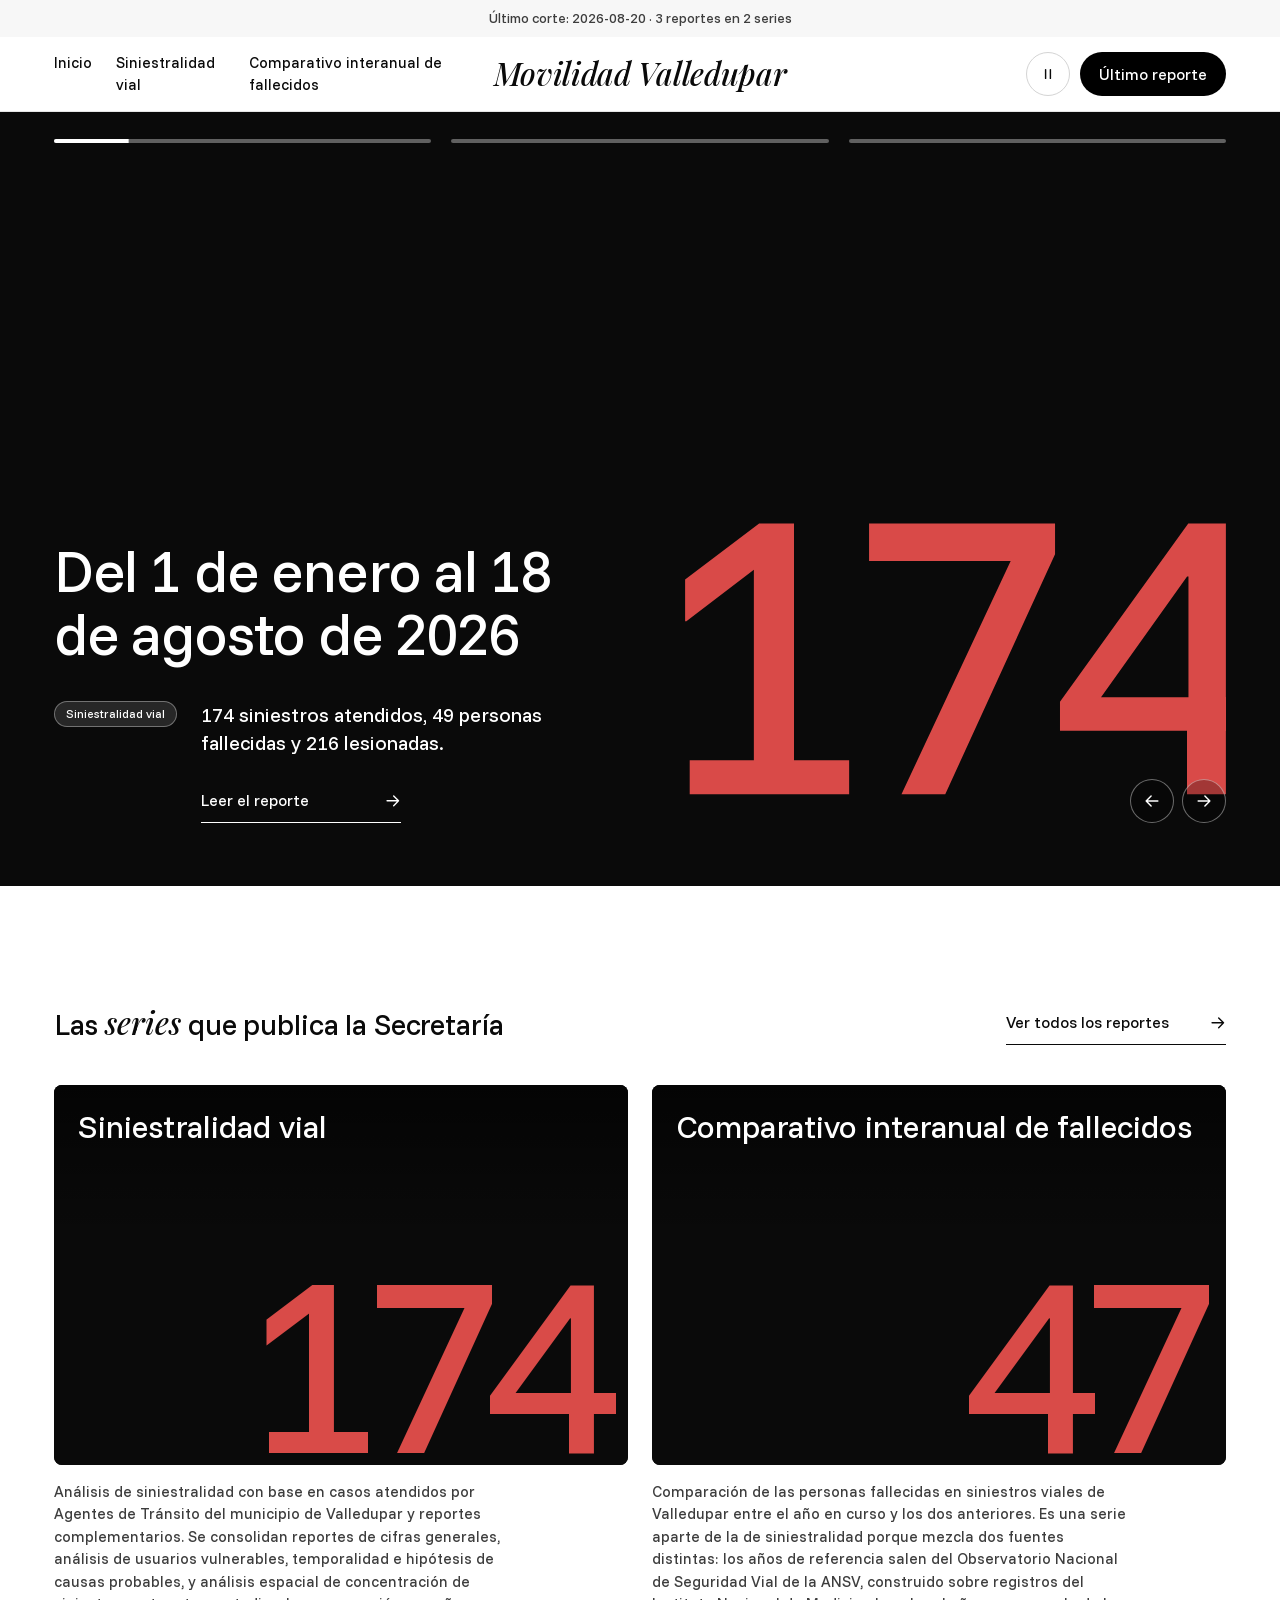
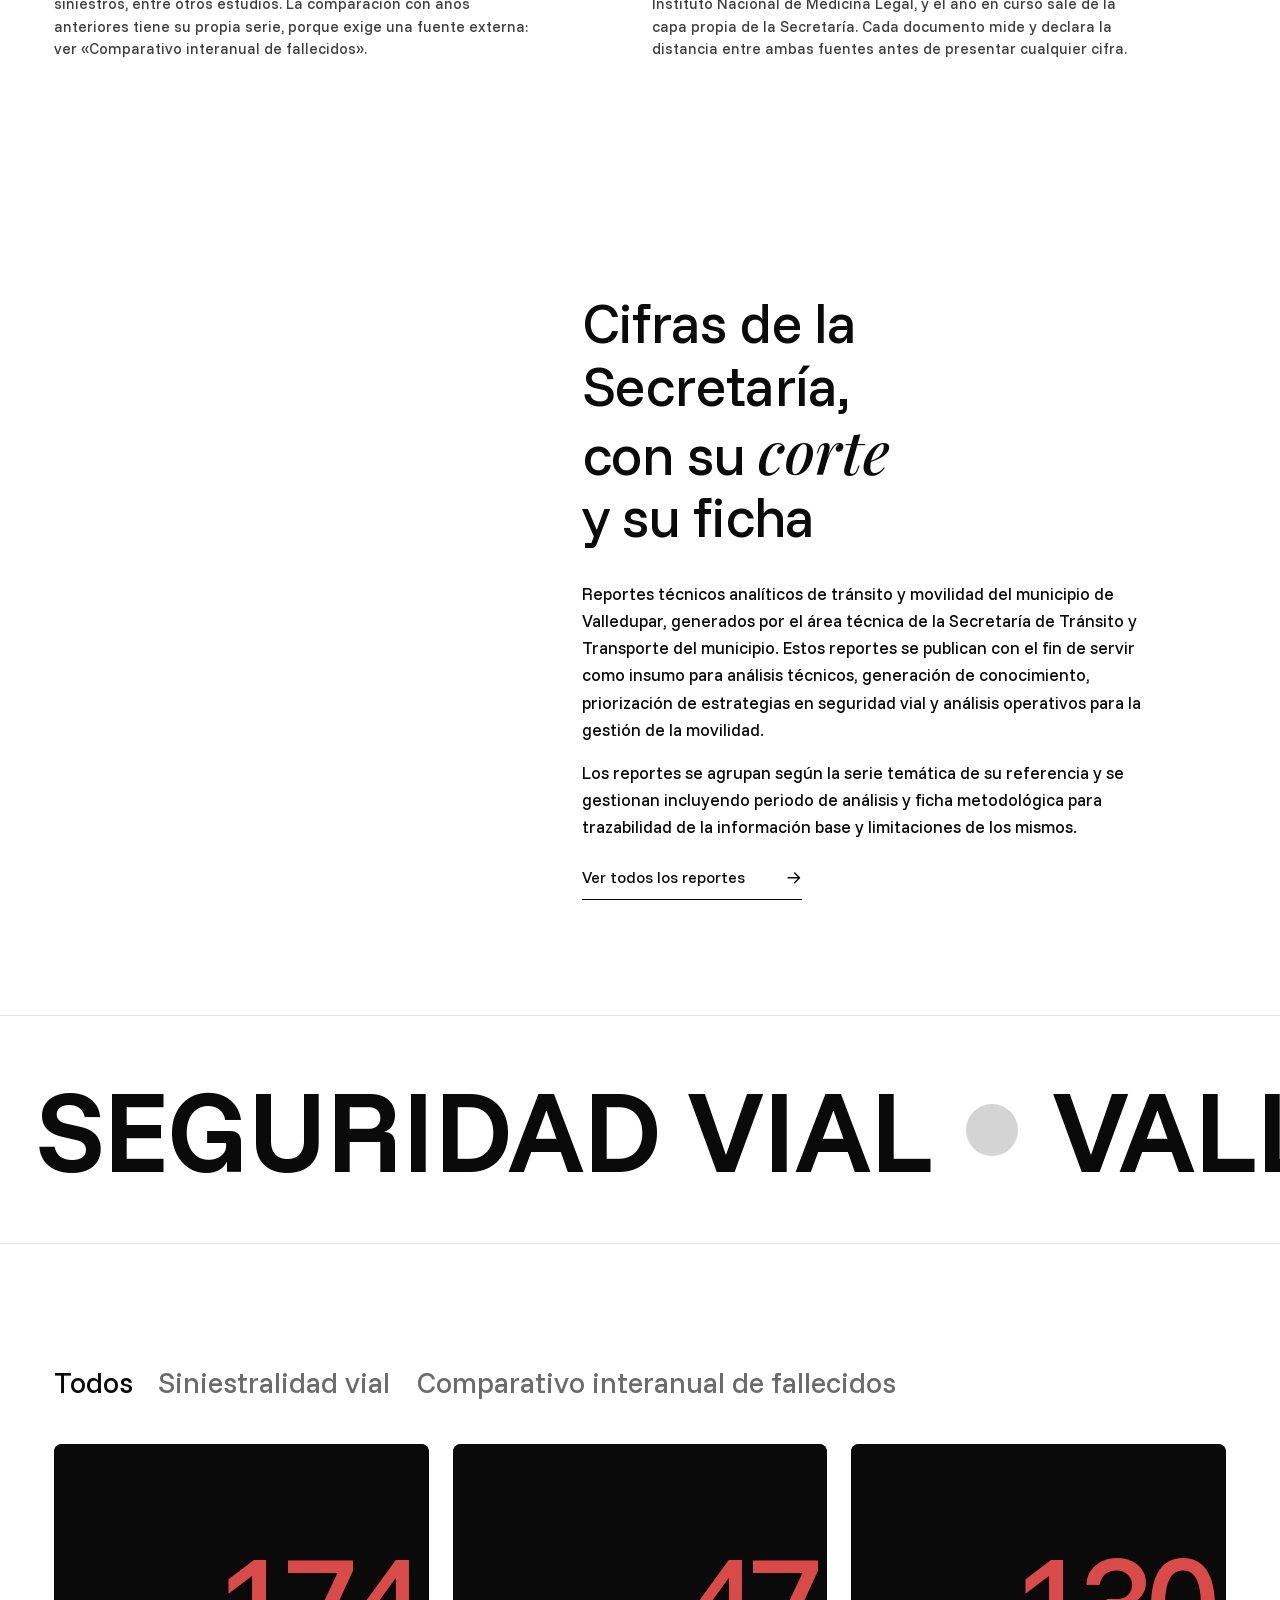
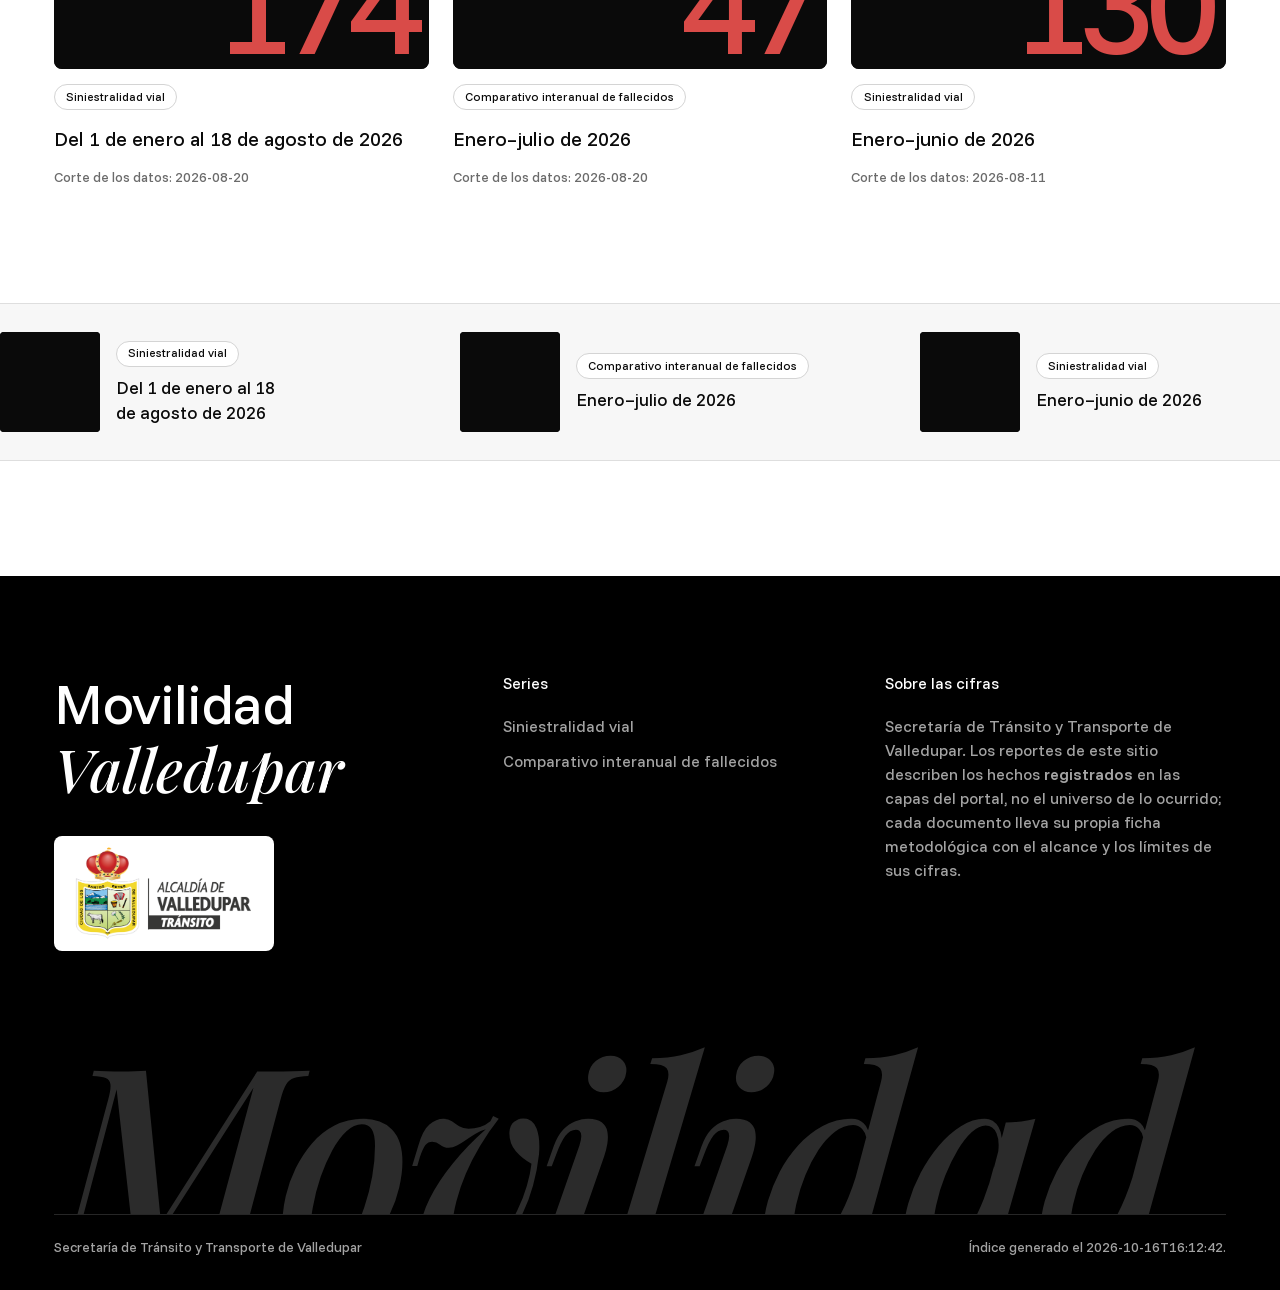
<file: index.html>
<!DOCTYPE html>
<html lang="es">
<head>
<meta charset="utf-8">
<meta name="viewport" content="width=device-width, initial-scale=1">
<title>Reportes del área de gestión de movilidad – Valledupar</title>
<meta name="description" content="Reportes técnicos de tránsito y movilidad del municipio de Valledupar, generados por el área técnica de la Secretaría de Tránsito y Transporte.">
<meta property="og:type" content="website">
<meta property="og:site_name" content="Reportes del área de gestión de movilidad – Valledupar">
<meta property="og:title" content="Reportes del área de gestión de movilidad – Valledupar">
<meta property="og:description" content="Reportes técnicos de tránsito y movilidad del municipio de Valledupar, generados por el área técnica de la Secretaría de Tránsito y Transporte.">
<meta property="og:locale" content="es_CO">
<meta name="twitter:card" content="summary">
<link rel="canonical" href="https://storreglosa.github.io/reportes-sttv/">
<meta property="og:url" content="https://storreglosa.github.io/reportes-sttv/">
<meta property="og:image" content="https://storreglosa.github.io/reportes-sttv/assets/logo.png">
<link rel="icon" href="assets/favicon.svg" type="image/svg+xml">
<link rel="stylesheet" href="assets/estilo.css">
<script src="assets/movimiento.js" defer></script>
</head>
<body>
<a class="salto" href="#contenido">Saltar al contenido</a>
<div class="avisos">Último corte: 2026-08-20 · 3 reportes en 2 series</div>
<header class="cabecera">
  <div class="envoltura">
    <nav class="menu" aria-label="Series"><a href="index.html">Inicio</a><a href="siniestralidad/index.html">Siniestralidad vial</a><a href="comparativo-fallecidos/index.html">Comparativo interanual de fallecidos</a></nav>
    <a class="logotipo" href="index.html">Movilidad Valledupar</a>
    <div class="derecha"><button class="control-pausa" type="button" data-pausa aria-pressed="false" title="Pausar o reanudar el movimiento"><svg viewBox="0 0 20 20" aria-hidden="true"><path d="M7 4.5v11M13 4.5v11" stroke="currentColor" stroke-width="1.8" stroke-linecap="round"/></svg><span class="vh" data-texto>Pausar movimiento</span></button><a class="boton" href="siniestralidad/2026-01-01_2026-08-18/2026-08-20.html">Último reporte</a></div>
  </div>
</header>
<main id="contenido">
<h1 class="vh">Reportes del área de gestión de movilidad – Valledupar</h1>
<section class="carrusel" data-carrusel aria-roledescription="carrusel" aria-label="Reportes más recientes"><div class="progreso"><div class="envoltura"><ol><li><button type="button" aria-label="Ir a la lámina 1"><span class="barra"><i></i></span></button></li><li><button type="button" aria-label="Ir a la lámina 2"><span class="barra"><i></i></span></button></li><li><button type="button" aria-label="Ir a la lámina 3"><span class="barra"><i></i></span></button></li></ol></div></div>
    <div class="lamina" role="group" aria-roledescription="lámina" aria-label="1 de 3">
      <div class="fondo-dato" data-huella><svg viewBox="0 0 1000 900" preserveAspectRatio="xMidYMid slice" role="img" aria-label="174 "><rect width="1000" height="900" fill="#0a0a0a"/><text x="960" y="860" text-anchor="end" font-family="Funnel Sans, sans-serif" font-weight="450" font-size="558" letter-spacing="-30" fill="#f0524f" fill-opacity=".9">174</text></svg></div>
      <div class="texto"><div class="envoltura">
        <h2 class="titular-portada" data-palabras>Del 1 de enero al 18 de agosto de 2026</h2>
        <div class="fila">
          <span class="pildora sobre-oscuro">Siniestralidad vial</span>
          <div><p>174 siniestros atendidos, 49 personas fallecidas y 216 lesionadas.</p><a class="enlace-flecha" href="siniestralidad/2026-01-01_2026-08-18/2026-08-20.html">Leer el reporte <span class="flecha"><svg viewBox="0 0 20 20" aria-hidden="true"><path d="M3.5 10h13M11 4.5 16.5 10 11 15.5" fill="none" stroke="currentColor" stroke-width="1.6" stroke-linecap="round" stroke-linejoin="round"/></svg></span></a></div>
        </div>
      </div></div>
    </div>
    <div class="lamina" role="group" aria-roledescription="lámina" aria-label="2 de 3">
      <div class="fondo-dato" data-huella><svg viewBox="0 0 1000 900" preserveAspectRatio="xMidYMid slice" role="img" aria-label="47 "><rect width="1000" height="900" fill="#0a0a0a"/><text x="960" y="860" text-anchor="end" font-family="Funnel Sans, sans-serif" font-weight="450" font-size="558" letter-spacing="-30" fill="#f0524f" fill-opacity=".9">47</text></svg></div>
      <div class="texto"><div class="envoltura">
        <h2 class="titular-portada" data-palabras>Enero–julio de 2026</h2>
        <div class="fila">
          <span class="pildora sobre-oscuro">Comparativo interanual de fallecidos</span>
          <div><p>47 fallecidos en Ene–Jul 2026; 52 en el mismo tramo de 2025 y 49 en el de 2024, según la ANSV.</p><a class="enlace-flecha" href="comparativo-fallecidos/2026-01-01_2026-07-31/2026-08-20.html">Leer el reporte <span class="flecha"><svg viewBox="0 0 20 20" aria-hidden="true"><path d="M3.5 10h13M11 4.5 16.5 10 11 15.5" fill="none" stroke="currentColor" stroke-width="1.6" stroke-linecap="round" stroke-linejoin="round"/></svg></span></a></div>
        </div>
      </div></div>
    </div>
    <div class="lamina" role="group" aria-roledescription="lámina" aria-label="3 de 3">
      <div class="fondo-dato" data-huella><svg viewBox="0 0 1000 900" preserveAspectRatio="xMidYMid slice" role="img" aria-label="130 "><rect width="1000" height="900" fill="#0a0a0a"/><text x="960" y="860" text-anchor="end" font-family="Funnel Sans, sans-serif" font-weight="450" font-size="558" letter-spacing="-30" fill="#f0524f" fill-opacity=".9">130</text></svg></div>
      <div class="texto"><div class="envoltura">
        <h2 class="titular-portada" data-palabras>Enero–junio de 2026</h2>
        <div class="fila">
          <span class="pildora sobre-oscuro">Siniestralidad vial</span>
          <div><p>130 siniestros atendidos, 42 personas fallecidas y 144 lesionadas.</p><a class="enlace-flecha" href="siniestralidad/2026-01-01_2026-06-30/2026-08-11.html">Leer el reporte <span class="flecha"><svg viewBox="0 0 20 20" aria-hidden="true"><path d="M3.5 10h13M11 4.5 16.5 10 11 15.5" fill="none" stroke="currentColor" stroke-width="1.6" stroke-linecap="round" stroke-linejoin="round"/></svg></span></a></div>
        </div>
      </div></div>
    </div><div class="controles-carrusel"><button class="control" type="button" data-anterior aria-label="Lámina anterior"><svg viewBox="0 0 20 20" aria-hidden="true"><path d="M16.5 10h-13M9 4.5 3.5 10 9 15.5" fill="none" stroke="currentColor" stroke-width="1.6" stroke-linecap="round" stroke-linejoin="round"/></svg></button><button class="control" type="button" data-siguiente aria-label="Lámina siguiente"><svg viewBox="0 0 20 20" aria-hidden="true"><path d="M3.5 10h13M11 4.5 16.5 10 11 15.5" fill="none" stroke="currentColor" stroke-width="1.6" stroke-linecap="round" stroke-linejoin="round"/></svg></button></div></section>
<section class="seccion"><div class="envoltura">
  <div class="cabeza-seccion"><h2 data-palabras>Las <em class="acento">series</em> que publica la Secretaría</h2>
    <a class="enlace-flecha" href="#reportes">Ver todos los reportes <span class="flecha"><svg viewBox="0 0 20 20" aria-hidden="true"><path d="M3.5 10h13M11 4.5 16.5 10 11 15.5" fill="none" stroke="currentColor" stroke-width="1.6" stroke-linecap="round" stroke-linejoin="round"/></svg></span></a></div>
  <div class="series" data-escalona>
      <a class="serie" href="siniestralidad/index.html" data-sube>
        <div class="imagen-serie">
          <div class="fondo-dato" data-huella><svg viewBox="0 0 1000 700" preserveAspectRatio="xMidYMid slice" role="img" aria-label="174 "><rect width="1000" height="700" fill="#0a0a0a"/><text x="960" y="660" text-anchor="end" font-family="Funnel Sans, sans-serif" font-weight="450" font-size="434" letter-spacing="-30" fill="#f0524f" fill-opacity=".9">174</text></svg></div>
          <div class="velo"></div>
          <h3>Siniestralidad vial</h3>
        </div>
        <p>Análisis de siniestralidad con base en casos atendidos por Agentes de Tránsito del municipio de Valledupar y reportes complementarios. Se consolidan reportes de cifras generales, análisis de usuarios vulnerables, temporalidad e hipótesis de causas probables, y análisis espacial de concentración de siniestros, entre otros estudios. La comparación con años anteriores tiene su propia serie, porque exige una fuente externa: ver «Comparativo interanual de fallecidos».</p>
      </a>
      <a class="serie" href="comparativo-fallecidos/index.html" data-sube>
        <div class="imagen-serie">
          <div class="fondo-dato" data-huella><svg viewBox="0 0 1000 700" preserveAspectRatio="xMidYMid slice" role="img" aria-label="47 "><rect width="1000" height="700" fill="#0a0a0a"/><text x="960" y="660" text-anchor="end" font-family="Funnel Sans, sans-serif" font-weight="450" font-size="434" letter-spacing="-30" fill="#f0524f" fill-opacity=".9">47</text></svg></div>
          <div class="velo"></div>
          <h3>Comparativo interanual de fallecidos</h3>
        </div>
        <p>Comparación de las personas fallecidas en siniestros viales de Valledupar entre el año en curso y los dos anteriores. Es una serie aparte de la de siniestralidad porque mezcla dos fuentes distintas: los años de referencia salen del Observatorio Nacional de Seguridad Vial de la ANSV, construido sobre registros del Instituto Nacional de Medicina Legal, y el año en curso sale de la capa propia de la Secretaría. Cada documento mide y declara la distancia entre ambas fuentes antes de presentar cualquier cifra.</p>
      </a></div>
</div></section>
<section class="envoltura lema">
  <div>
    <h2 class="h2-grande" data-palabras>Cifras de la Secretaría, con su <em class="acento">corte</em> y su ficha</h2>
    <p class="entrada" data-sube>Reportes técnicos analíticos de tránsito y movilidad del municipio de Valledupar, generados por el área técnica de la Secretaría de Tránsito y Transporte del municipio. Estos reportes se publican con el fin de servir como insumo para análisis técnicos, generación de conocimiento, priorización de estrategias en seguridad vial y análisis operativos para la gestión de la movilidad.</p><p class="entrada" data-sube>Los reportes se agrupan según la serie temática de su referencia y se gestionan incluyendo periodo de análisis y ficha metodológica para trazabilidad de la información base y limitaciones de los mismos.</p>
    <a class="enlace-flecha" href="#reportes" data-sube>Ver todos los reportes <span class="flecha"><svg viewBox="0 0 20 20" aria-hidden="true"><path d="M3.5 10h13M11 4.5 16.5 10 11 15.5" fill="none" stroke="currentColor" stroke-width="1.6" stroke-linecap="round" stroke-linejoin="round"/></svg></span></a>
  </div>
</section>
<div class="franja franja-gigante" data-franja aria-label="Seguridad vial, Valledupar, reportes técnicos"><div class="pista"><div class="tramo"><span>Seguridad vial</span><i></i><span>Valledupar</span><i></i><span>Reportes técnicos</span><i></i></div></div></div>
<section class="seccion" id="reportes"><div class="envoltura">
  <div class="cabeza-seccion">
    <ul class="pestanas" role="tablist" aria-label="Filtrar por serie">
      <li><button role="tab" aria-selected="true" data-filtro="">Todos</button></li><li><button role="tab" aria-selected="false" data-filtro="siniestralidad">Siniestralidad vial</button></li><li><button role="tab" aria-selected="false" data-filtro="comparativo-fallecidos">Comparativo interanual de fallecidos</button></li>
    </ul>
  </div>
  <div class="rejilla" data-escalona>
      <a class="tarjeta-reporte" href="siniestralidad/2026-01-01_2026-08-18/2026-08-20.html" data-sube data-serie="siniestralidad">
        <div class="imagen" data-huella><svg viewBox="0 0 1000 600" preserveAspectRatio="xMidYMid slice" role="img" aria-label="174 "><rect width="1000" height="600" fill="#0a0a0a"/><text x="960" y="560" text-anchor="end" font-family="Funnel Sans, sans-serif" font-weight="450" font-size="372" letter-spacing="-30" fill="#f0524f" fill-opacity=".9">174</text></svg></div>
        <span><span class="pildora">Siniestralidad vial</span></span>
        <h3>Del 1 de enero al 18 de agosto de 2026</h3>
        <span class="meta">Corte de los datos: 2026-08-20</span>
      </a>
      <a class="tarjeta-reporte" href="comparativo-fallecidos/2026-01-01_2026-07-31/2026-08-20.html" data-sube data-serie="comparativo-fallecidos">
        <div class="imagen" data-huella><svg viewBox="0 0 1000 600" preserveAspectRatio="xMidYMid slice" role="img" aria-label="47 "><rect width="1000" height="600" fill="#0a0a0a"/><text x="960" y="560" text-anchor="end" font-family="Funnel Sans, sans-serif" font-weight="450" font-size="372" letter-spacing="-30" fill="#f0524f" fill-opacity=".9">47</text></svg></div>
        <span><span class="pildora">Comparativo interanual de fallecidos</span></span>
        <h3>Enero–julio de 2026</h3>
        <span class="meta">Corte de los datos: 2026-08-20</span>
      </a>
      <a class="tarjeta-reporte" href="siniestralidad/2026-01-01_2026-06-30/2026-08-11.html" data-sube data-serie="siniestralidad">
        <div class="imagen" data-huella><svg viewBox="0 0 1000 600" preserveAspectRatio="xMidYMid slice" role="img" aria-label="130 "><rect width="1000" height="600" fill="#0a0a0a"/><text x="960" y="560" text-anchor="end" font-family="Funnel Sans, sans-serif" font-weight="450" font-size="372" letter-spacing="-30" fill="#f0524f" fill-opacity=".9">130</text></svg></div>
        <span><span class="pildora">Siniestralidad vial</span></span>
        <h3>Enero–junio de 2026</h3>
        <span class="meta">Corte de los datos: 2026-08-11</span>
      </a></div>
</div></section>
<div class="franja franja-reportes" data-franja aria-label="Reportes publicados"><div class="pista"><div class="tramo"><a href="siniestralidad/2026-01-01_2026-08-18/2026-08-20.html"><span class="mini"><svg viewBox="0 0 400 400" preserveAspectRatio="xMidYMid slice" aria-hidden="true"><rect width="400" height="400" fill="#0a0a0a"/></svg></span><span><span class="pildora">Siniestralidad vial</span><h3>Del 1 de enero al 18 de agosto de 2026</h3></span></a><a href="comparativo-fallecidos/2026-01-01_2026-07-31/2026-08-20.html"><span class="mini"><svg viewBox="0 0 400 400" preserveAspectRatio="xMidYMid slice" aria-hidden="true"><rect width="400" height="400" fill="#0a0a0a"/></svg></span><span><span class="pildora">Comparativo interanual de fallecidos</span><h3>Enero–julio de 2026</h3></span></a><a href="siniestralidad/2026-01-01_2026-06-30/2026-08-11.html"><span class="mini"><svg viewBox="0 0 400 400" preserveAspectRatio="xMidYMid slice" aria-hidden="true"><rect width="400" height="400" fill="#0a0a0a"/></svg></span><span><span class="pildora">Siniestralidad vial</span><h3>Enero–junio de 2026</h3></span></a></div></div></div>
<script>
document.querySelectorAll('[data-filtro]').forEach(function (b) {
  b.addEventListener('click', function () {
    var f = b.getAttribute('data-filtro');
    document.querySelectorAll('[data-filtro]').forEach(function (o) { o.setAttribute('aria-selected', o === b ? 'true' : 'false'); });
    document.querySelectorAll('.rejilla [data-serie]').forEach(function (t) { t.hidden = !!f && t.getAttribute('data-serie') !== f; });
  });
});
</script>
</main>
<footer class="pie-sitio">
  <div class="envoltura">
    <div class="fila">
      <div>
        <h2>Movilidad <em class="acento">Valledupar</em></h2>
        <div class="escudo-pie"><img src="assets/logo.png" alt="Alcaldía de Valledupar — Tránsito" width="220" height="107"></div>
      </div>
      <div><h3>Series</h3><ul><li><a href="siniestralidad/index.html">Siniestralidad vial</a></li><li><a href="comparativo-fallecidos/index.html">Comparativo interanual de fallecidos</a></li></ul></div>
      <div><h3>Sobre las cifras</h3><ul><li>Secretaría de Tránsito y Transporte de Valledupar. Los reportes de este sitio describen
        los hechos <strong>registrados</strong> en las capas del portal, no el universo de lo ocurrido;
        cada documento lleva su propia ficha metodológica con el alcance y los límites de sus cifras.</li></ul></div>
    </div>
    <div class="gigante" aria-hidden="true">Movilidad</div>
    <div class="final"><span>Secretaría de Tránsito y Transporte de Valledupar</span><span>Índice generado el 2026-10-16T16:12:42.</span></div>
  </div>
</footer>
</body>
</html>
</file>
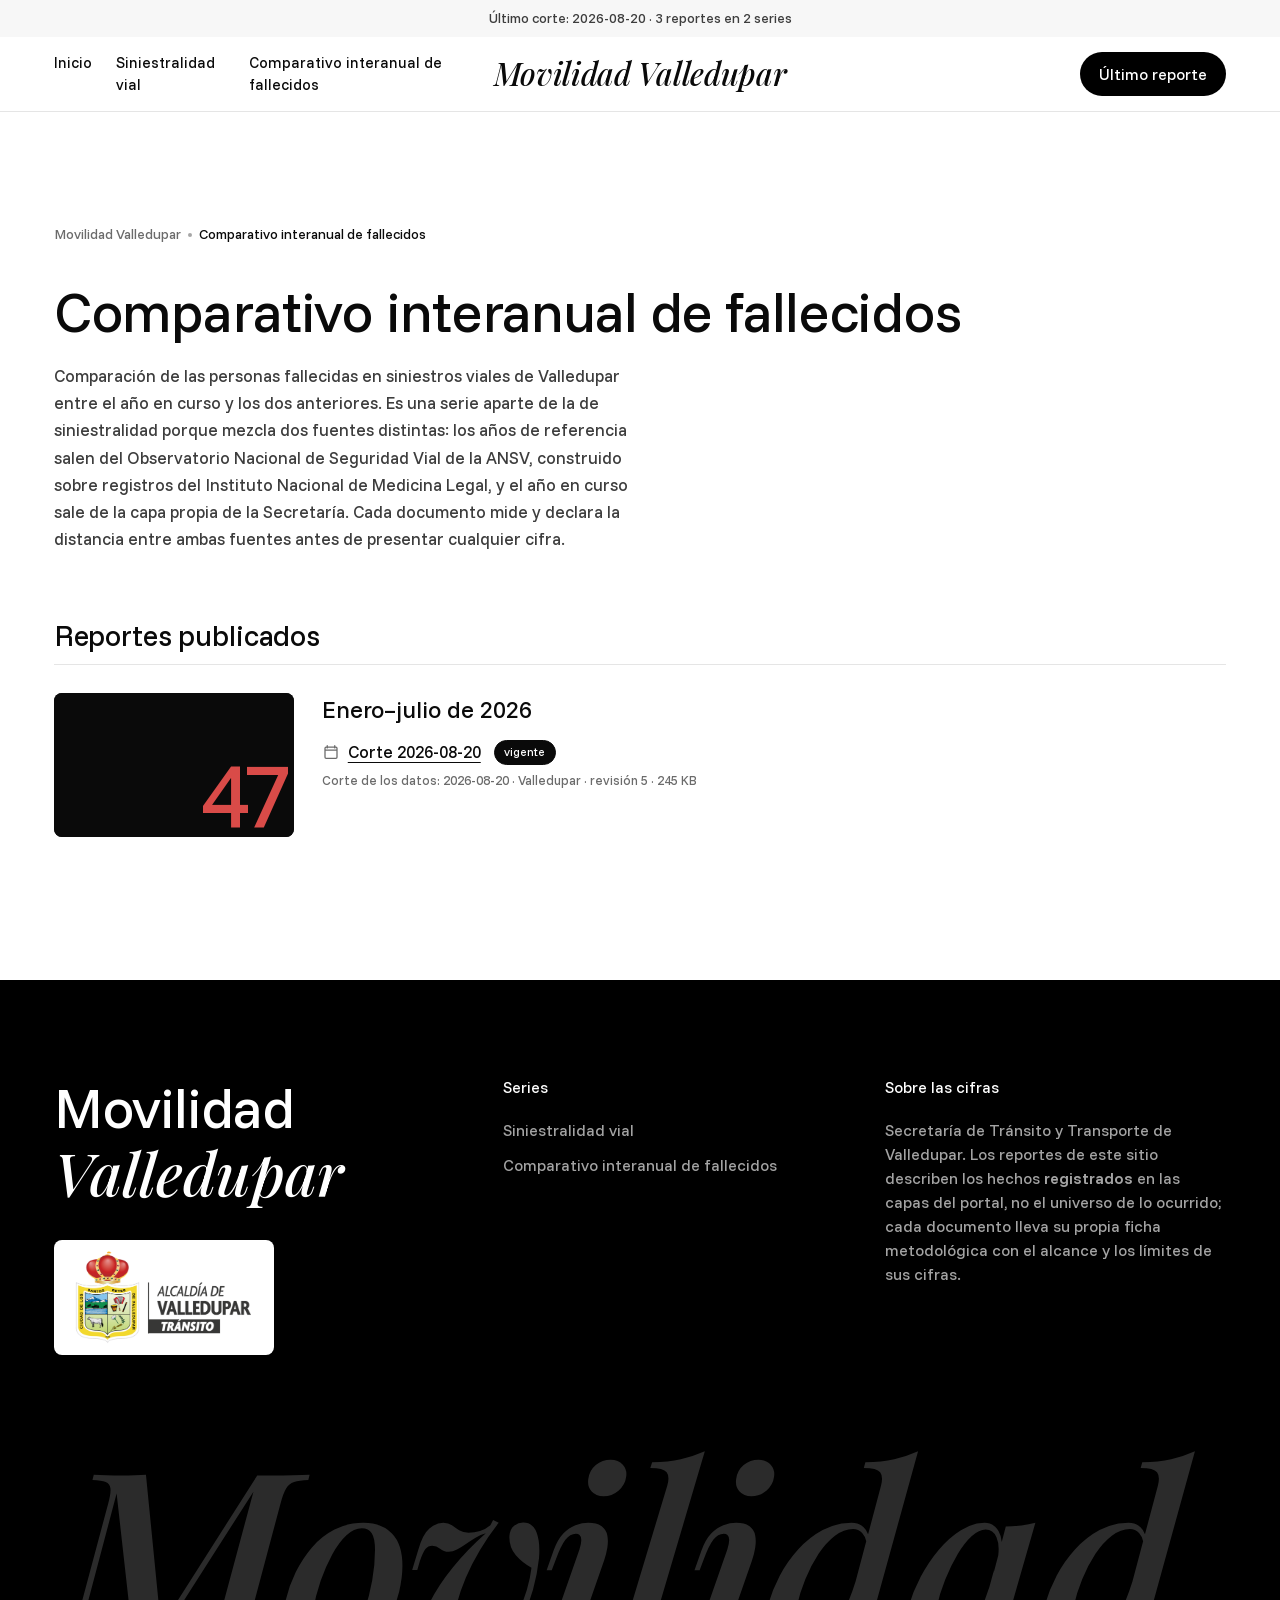
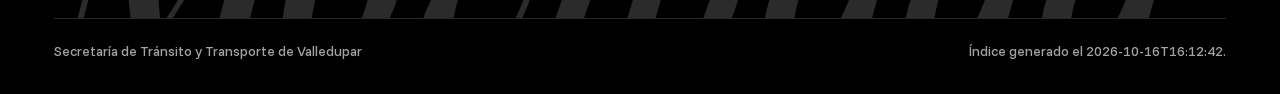
<file: comparativo-fallecidos/index.html>
<!DOCTYPE html>
<html lang="es">
<head>
<meta charset="utf-8">
<meta name="viewport" content="width=device-width, initial-scale=1">
<title>Comparativo interanual de fallecidos</title>
<meta name="description" content="Comparación de las personas fallecidas en siniestros viales de Valledupar entre el año en curso y los dos anteriores. Es una serie aparte de la de siniestralidad porque mezcla dos fuentes distintas: los años de referencia salen del Observatorio Nacional de Seguridad Vial de la ANSV, construido sobre registros del Instituto Nacional de Medicina Legal, y el año en curso sale de la capa propia de la Secretaría. Cada documento mide y declara la distancia entre ambas fuentes antes de presentar cualquier cifra.">
<meta property="og:type" content="website">
<meta property="og:site_name" content="Reportes del área de gestión de movilidad – Valledupar">
<meta property="og:title" content="Comparativo interanual de fallecidos">
<meta property="og:description" content="Comparación de las personas fallecidas en siniestros viales de Valledupar entre el año en curso y los dos anteriores. Es una serie aparte de la de siniestralidad porque mezcla dos fuentes distintas: los años de referencia salen del Observatorio Nacional de Seguridad Vial de la ANSV, construido sobre registros del Instituto Nacional de Medicina Legal, y el año en curso sale de la capa propia de la Secretaría. Cada documento mide y declara la distancia entre ambas fuentes antes de presentar cualquier cifra.">
<meta property="og:locale" content="es_CO">
<meta name="twitter:card" content="summary">
<link rel="canonical" href="https://storreglosa.github.io/reportes-sttv/comparativo-fallecidos/">
<meta property="og:url" content="https://storreglosa.github.io/reportes-sttv/comparativo-fallecidos/">
<meta property="og:image" content="https://storreglosa.github.io/reportes-sttv/assets/logo.png">
<link rel="icon" href="../assets/favicon.svg" type="image/svg+xml">
<link rel="stylesheet" href="../assets/estilo.css">
<script src="../assets/movimiento.js" defer></script>
</head>
<body>
<a class="salto" href="#contenido">Saltar al contenido</a>
<div class="avisos">Último corte: 2026-08-20 · 3 reportes en 2 series</div>
<header class="cabecera">
  <div class="envoltura">
    <nav class="menu" aria-label="Series"><a href="../index.html">Inicio</a><a href="../siniestralidad/index.html">Siniestralidad vial</a><a href="../comparativo-fallecidos/index.html">Comparativo interanual de fallecidos</a></nav>
    <a class="logotipo" href="../index.html">Movilidad Valledupar</a>
    <div class="derecha"><a class="boton" href="../siniestralidad/2026-01-01_2026-08-18/2026-08-20.html">Último reporte</a></div>
  </div>
</header>
<main id="contenido">
<div class="envoltura">
  <div class="cabeza-serie">
    <nav class="miga" aria-label="Ruta"><a href="../index.html">Movilidad Valledupar</a><span class="sep"></span><span aria-current="page">Comparativo interanual de fallecidos</span></nav>
    <h1 data-palabras>Comparativo interanual de fallecidos</h1>
    <p class="entrada">Comparación de las personas fallecidas en siniestros viales de Valledupar entre el año en curso y los dos anteriores. Es una serie aparte de la de siniestralidad porque mezcla dos fuentes distintas: los años de referencia salen del Observatorio Nacional de Seguridad Vial de la ANSV, construido sobre registros del Instituto Nacional de Medicina Legal, y el año en curso sale de la capa propia de la Secretaría. Cada documento mide y declara la distancia entre ambas fuentes antes de presentar cualquier cifra.</p>
  </div>
  <h2 style="margin:2rem 0 .5rem">Reportes publicados</h2>
  
<section class="periodo-bloque" data-sube>
  <div class="imagen" data-huella><svg viewBox="0 0 1000 600" preserveAspectRatio="xMidYMid slice" role="img" aria-label="47 "><rect width="1000" height="600" fill="#0a0a0a"/><text x="960" y="560" text-anchor="end" font-family="Funnel Sans, sans-serif" font-weight="450" font-size="372" letter-spacing="-30" fill="#f0524f" fill-opacity=".9">47</text></svg></div>
  <div>
    <h3>Enero–julio de 2026</h3>
    <ul class="versiones">
    <li class="version es-vigente">
      <a class="enlace-version" href="2026-01-01_2026-07-31/2026-08-20.html">
        <svg class="icono " viewBox="0 0 24 24" width="18" height="18" fill="none" stroke="currentColor" stroke-width="1.7" stroke-linecap="round" stroke-linejoin="round" aria-hidden="true"><path d="M7 3.5v3m10-3v3M4 9.5h16M5.5 5.5h13a1.5 1.5 0 0 1 1.5 1.5v12a1.5 1.5 0 0 1-1.5 1.5h-13A1.5 1.5 0 0 1 4 19V7a1.5 1.5 0 0 1 1.5-1.5"/></svg>Corte 2026-08-20</a>
      <span class="marca-version vigente">vigente</span>
      <p class="detalles">Corte de los datos: 2026-08-20 · Valledupar · revisión 5 · 245 KB</p>
    </li></ul>
    
  </div>
</section>
</div>
</main>
<footer class="pie-sitio">
  <div class="envoltura">
    <div class="fila">
      <div>
        <h2>Movilidad <em class="acento">Valledupar</em></h2>
        <div class="escudo-pie"><img src="../assets/logo.png" alt="Alcaldía de Valledupar — Tránsito" width="220" height="107"></div>
      </div>
      <div><h3>Series</h3><ul><li><a href="../siniestralidad/index.html">Siniestralidad vial</a></li><li><a href="../comparativo-fallecidos/index.html">Comparativo interanual de fallecidos</a></li></ul></div>
      <div><h3>Sobre las cifras</h3><ul><li>Secretaría de Tránsito y Transporte de Valledupar. Los reportes de este sitio describen
        los hechos <strong>registrados</strong> en las capas del portal, no el universo de lo ocurrido;
        cada documento lleva su propia ficha metodológica con el alcance y los límites de sus cifras.</li></ul></div>
    </div>
    <div class="gigante" aria-hidden="true">Movilidad</div>
    <div class="final"><span>Secretaría de Tránsito y Transporte de Valledupar</span><span>Índice generado el 2026-10-16T16:12:42.</span></div>
  </div>
</footer>
</body>
</html>
</file>
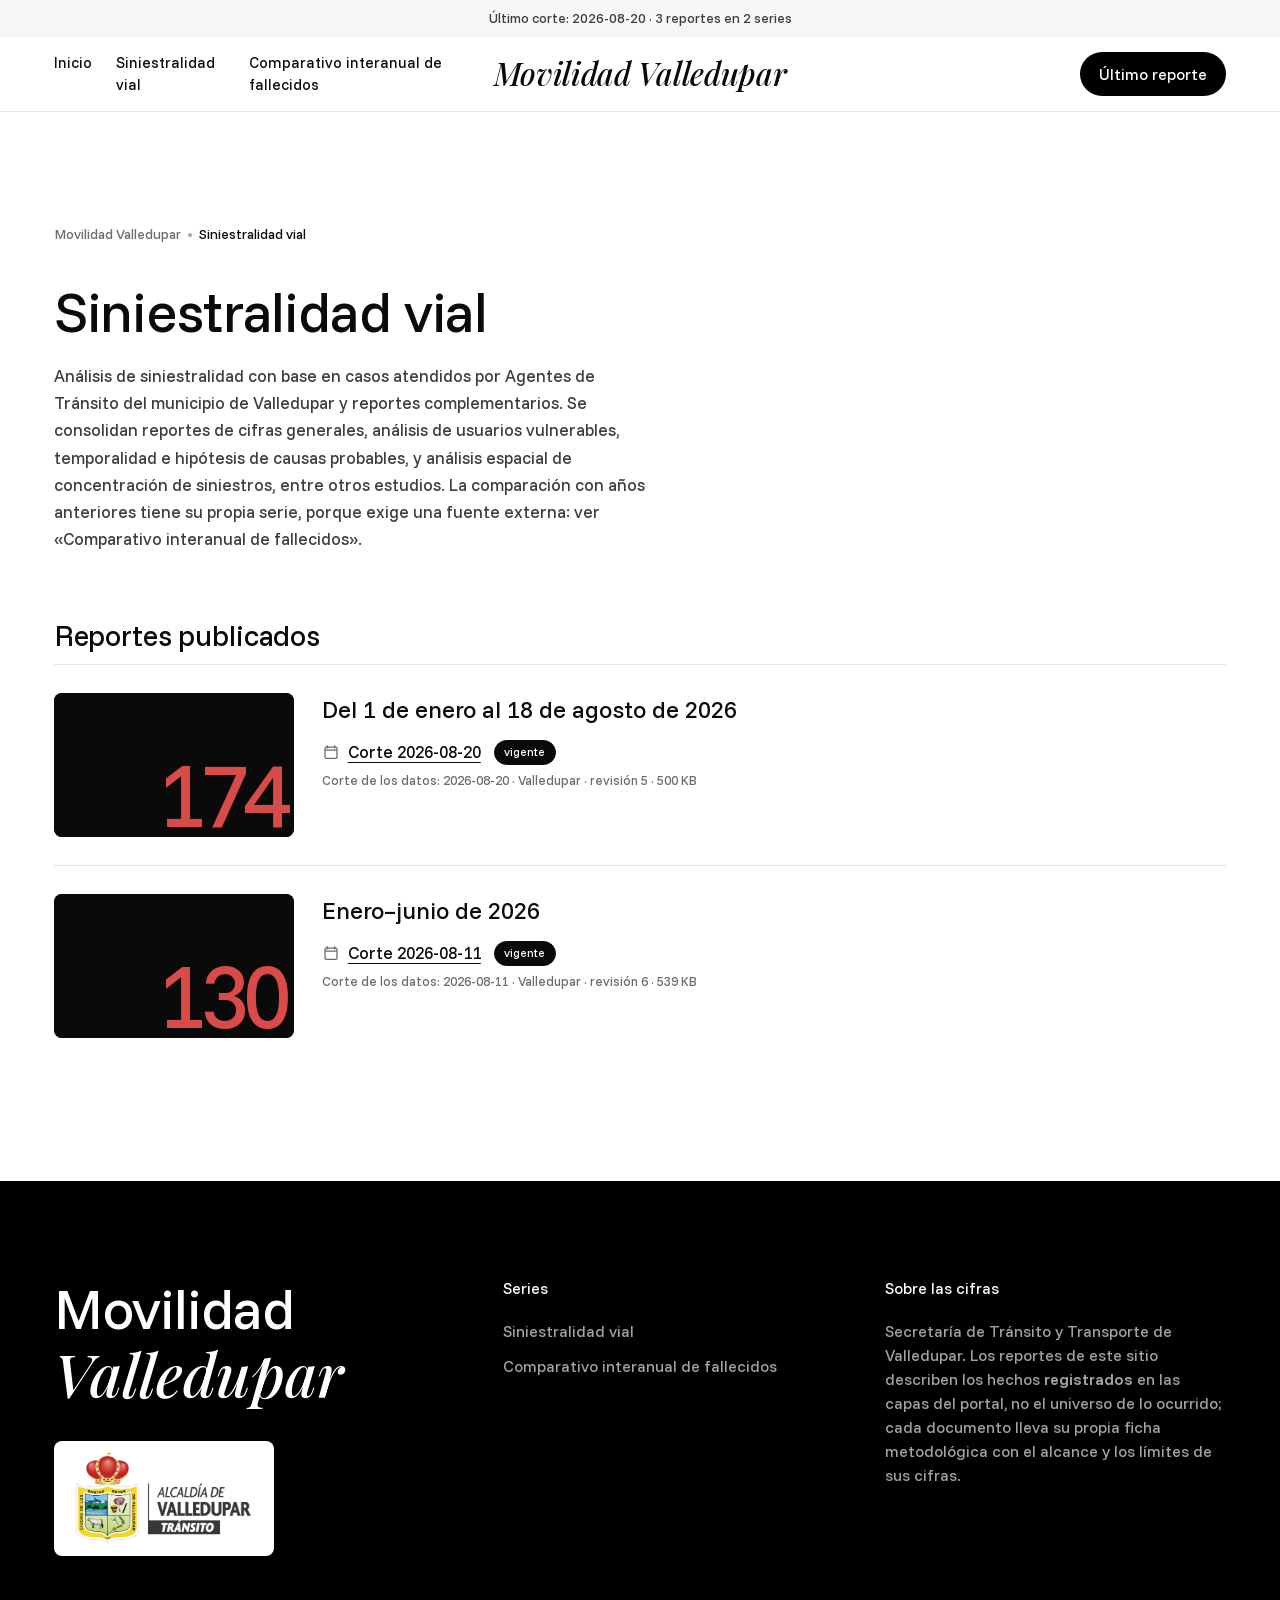
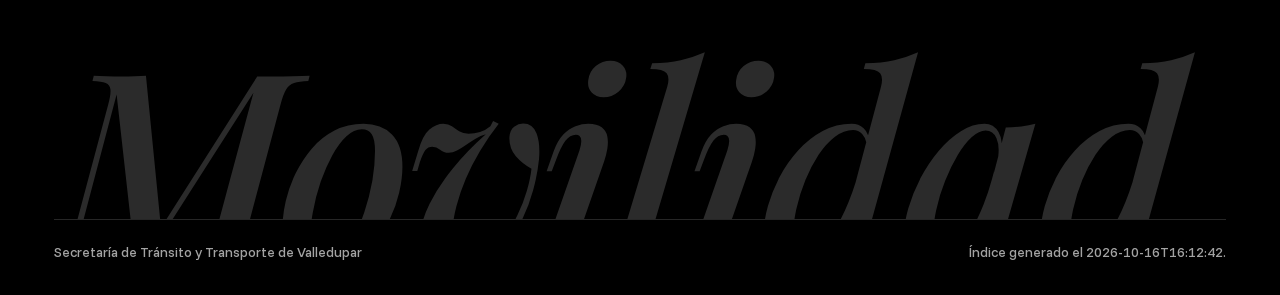
<file: siniestralidad/index.html>
<!DOCTYPE html>
<html lang="es">
<head>
<meta charset="utf-8">
<meta name="viewport" content="width=device-width, initial-scale=1">
<title>Siniestralidad vial</title>
<meta name="description" content="Análisis de siniestralidad con base en casos atendidos por Agentes de Tránsito del municipio de Valledupar y reportes complementarios. Se consolidan reportes de cifras generales, análisis de usuarios vulnerables, temporalidad e hipótesis de causas probables, y análisis espacial de concentración de siniestros, entre otros estudios. La comparación con años anteriores tiene su propia serie, porque exige una fuente externa: ver «Comparativo interanual de fallecidos».">
<meta property="og:type" content="website">
<meta property="og:site_name" content="Reportes del área de gestión de movilidad – Valledupar">
<meta property="og:title" content="Siniestralidad vial">
<meta property="og:description" content="Análisis de siniestralidad con base en casos atendidos por Agentes de Tránsito del municipio de Valledupar y reportes complementarios. Se consolidan reportes de cifras generales, análisis de usuarios vulnerables, temporalidad e hipótesis de causas probables, y análisis espacial de concentración de siniestros, entre otros estudios. La comparación con años anteriores tiene su propia serie, porque exige una fuente externa: ver «Comparativo interanual de fallecidos».">
<meta property="og:locale" content="es_CO">
<meta name="twitter:card" content="summary">
<link rel="canonical" href="https://storreglosa.github.io/reportes-sttv/siniestralidad/">
<meta property="og:url" content="https://storreglosa.github.io/reportes-sttv/siniestralidad/">
<meta property="og:image" content="https://storreglosa.github.io/reportes-sttv/assets/logo.png">
<link rel="icon" href="../assets/favicon.svg" type="image/svg+xml">
<link rel="stylesheet" href="../assets/estilo.css">
<script src="../assets/movimiento.js" defer></script>
</head>
<body>
<a class="salto" href="#contenido">Saltar al contenido</a>
<div class="avisos">Último corte: 2026-08-20 · 3 reportes en 2 series</div>
<header class="cabecera">
  <div class="envoltura">
    <nav class="menu" aria-label="Series"><a href="../index.html">Inicio</a><a href="../siniestralidad/index.html">Siniestralidad vial</a><a href="../comparativo-fallecidos/index.html">Comparativo interanual de fallecidos</a></nav>
    <a class="logotipo" href="../index.html">Movilidad Valledupar</a>
    <div class="derecha"><a class="boton" href="../siniestralidad/2026-01-01_2026-08-18/2026-08-20.html">Último reporte</a></div>
  </div>
</header>
<main id="contenido">
<div class="envoltura">
  <div class="cabeza-serie">
    <nav class="miga" aria-label="Ruta"><a href="../index.html">Movilidad Valledupar</a><span class="sep"></span><span aria-current="page">Siniestralidad vial</span></nav>
    <h1 data-palabras>Siniestralidad vial</h1>
    <p class="entrada">Análisis de siniestralidad con base en casos atendidos por Agentes de Tránsito del municipio de Valledupar y reportes complementarios. Se consolidan reportes de cifras generales, análisis de usuarios vulnerables, temporalidad e hipótesis de causas probables, y análisis espacial de concentración de siniestros, entre otros estudios. La comparación con años anteriores tiene su propia serie, porque exige una fuente externa: ver «Comparativo interanual de fallecidos».</p>
  </div>
  <h2 style="margin:2rem 0 .5rem">Reportes publicados</h2>
  
<section class="periodo-bloque" data-sube>
  <div class="imagen" data-huella><svg viewBox="0 0 1000 600" preserveAspectRatio="xMidYMid slice" role="img" aria-label="174 "><rect width="1000" height="600" fill="#0a0a0a"/><text x="960" y="560" text-anchor="end" font-family="Funnel Sans, sans-serif" font-weight="450" font-size="372" letter-spacing="-30" fill="#f0524f" fill-opacity=".9">174</text></svg></div>
  <div>
    <h3>Del 1 de enero al 18 de agosto de 2026</h3>
    <ul class="versiones">
    <li class="version es-vigente">
      <a class="enlace-version" href="2026-01-01_2026-08-18/2026-08-20.html">
        <svg class="icono " viewBox="0 0 24 24" width="18" height="18" fill="none" stroke="currentColor" stroke-width="1.7" stroke-linecap="round" stroke-linejoin="round" aria-hidden="true"><path d="M7 3.5v3m10-3v3M4 9.5h16M5.5 5.5h13a1.5 1.5 0 0 1 1.5 1.5v12a1.5 1.5 0 0 1-1.5 1.5h-13A1.5 1.5 0 0 1 4 19V7a1.5 1.5 0 0 1 1.5-1.5"/></svg>Corte 2026-08-20</a>
      <span class="marca-version vigente">vigente</span>
      <p class="detalles">Corte de los datos: 2026-08-20 · Valledupar · revisión 5 · 500 KB</p>
    </li></ul>
    
  </div>
</section>
<section class="periodo-bloque" data-sube>
  <div class="imagen" data-huella><svg viewBox="0 0 1000 600" preserveAspectRatio="xMidYMid slice" role="img" aria-label="130 "><rect width="1000" height="600" fill="#0a0a0a"/><text x="960" y="560" text-anchor="end" font-family="Funnel Sans, sans-serif" font-weight="450" font-size="372" letter-spacing="-30" fill="#f0524f" fill-opacity=".9">130</text></svg></div>
  <div>
    <h3>Enero–junio de 2026</h3>
    <ul class="versiones">
    <li class="version es-vigente">
      <a class="enlace-version" href="2026-01-01_2026-06-30/2026-08-11.html">
        <svg class="icono " viewBox="0 0 24 24" width="18" height="18" fill="none" stroke="currentColor" stroke-width="1.7" stroke-linecap="round" stroke-linejoin="round" aria-hidden="true"><path d="M7 3.5v3m10-3v3M4 9.5h16M5.5 5.5h13a1.5 1.5 0 0 1 1.5 1.5v12a1.5 1.5 0 0 1-1.5 1.5h-13A1.5 1.5 0 0 1 4 19V7a1.5 1.5 0 0 1 1.5-1.5"/></svg>Corte 2026-08-11</a>
      <span class="marca-version vigente">vigente</span>
      <p class="detalles">Corte de los datos: 2026-08-11 · Valledupar · revisión 6 · 539 KB</p>
    </li></ul>
    
  </div>
</section>
</div>
</main>
<footer class="pie-sitio">
  <div class="envoltura">
    <div class="fila">
      <div>
        <h2>Movilidad <em class="acento">Valledupar</em></h2>
        <div class="escudo-pie"><img src="../assets/logo.png" alt="Alcaldía de Valledupar — Tránsito" width="220" height="107"></div>
      </div>
      <div><h3>Series</h3><ul><li><a href="../siniestralidad/index.html">Siniestralidad vial</a></li><li><a href="../comparativo-fallecidos/index.html">Comparativo interanual de fallecidos</a></li></ul></div>
      <div><h3>Sobre las cifras</h3><ul><li>Secretaría de Tránsito y Transporte de Valledupar. Los reportes de este sitio describen
        los hechos <strong>registrados</strong> en las capas del portal, no el universo de lo ocurrido;
        cada documento lleva su propia ficha metodológica con el alcance y los límites de sus cifras.</li></ul></div>
    </div>
    <div class="gigante" aria-hidden="true">Movilidad</div>
    <div class="final"><span>Secretaría de Tránsito y Transporte de Valledupar</span><span>Índice generado el 2026-10-16T16:12:42.</span></div>
  </div>
</footer>
</body>
</html>
</file>
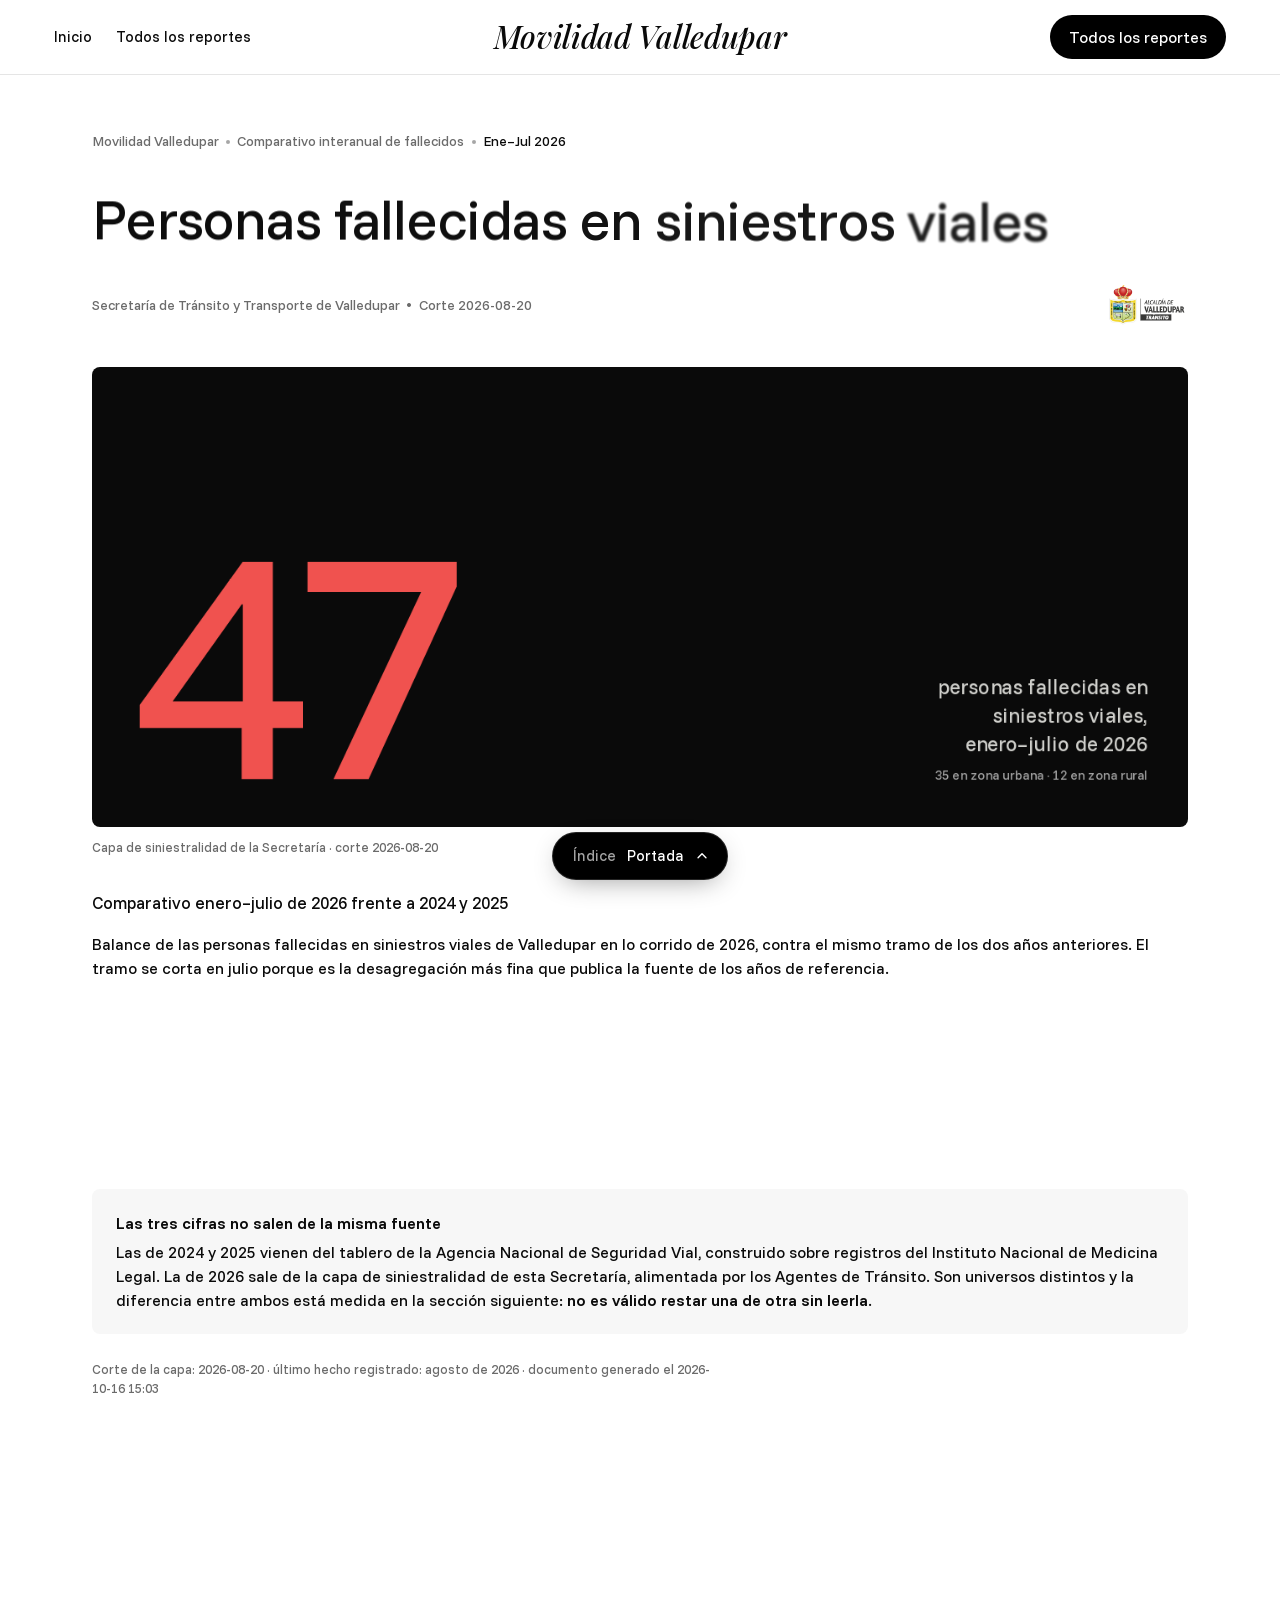
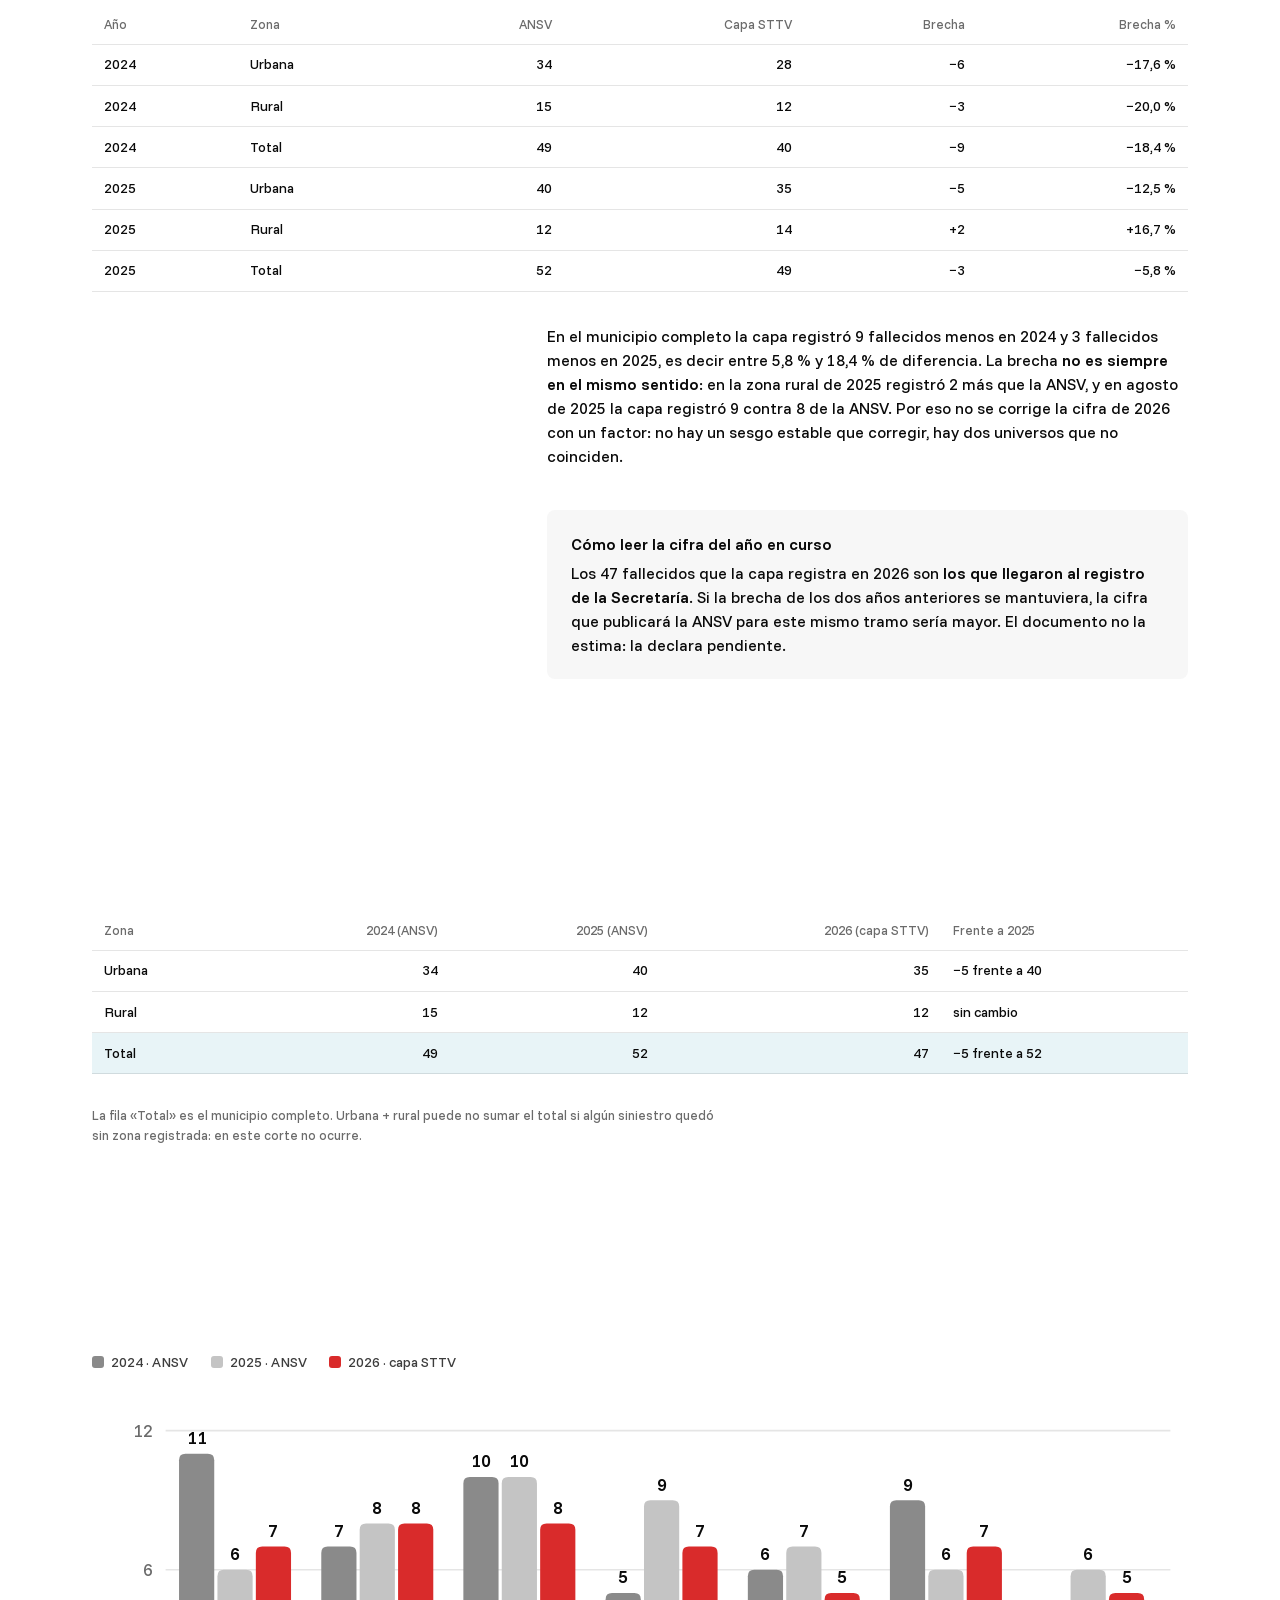
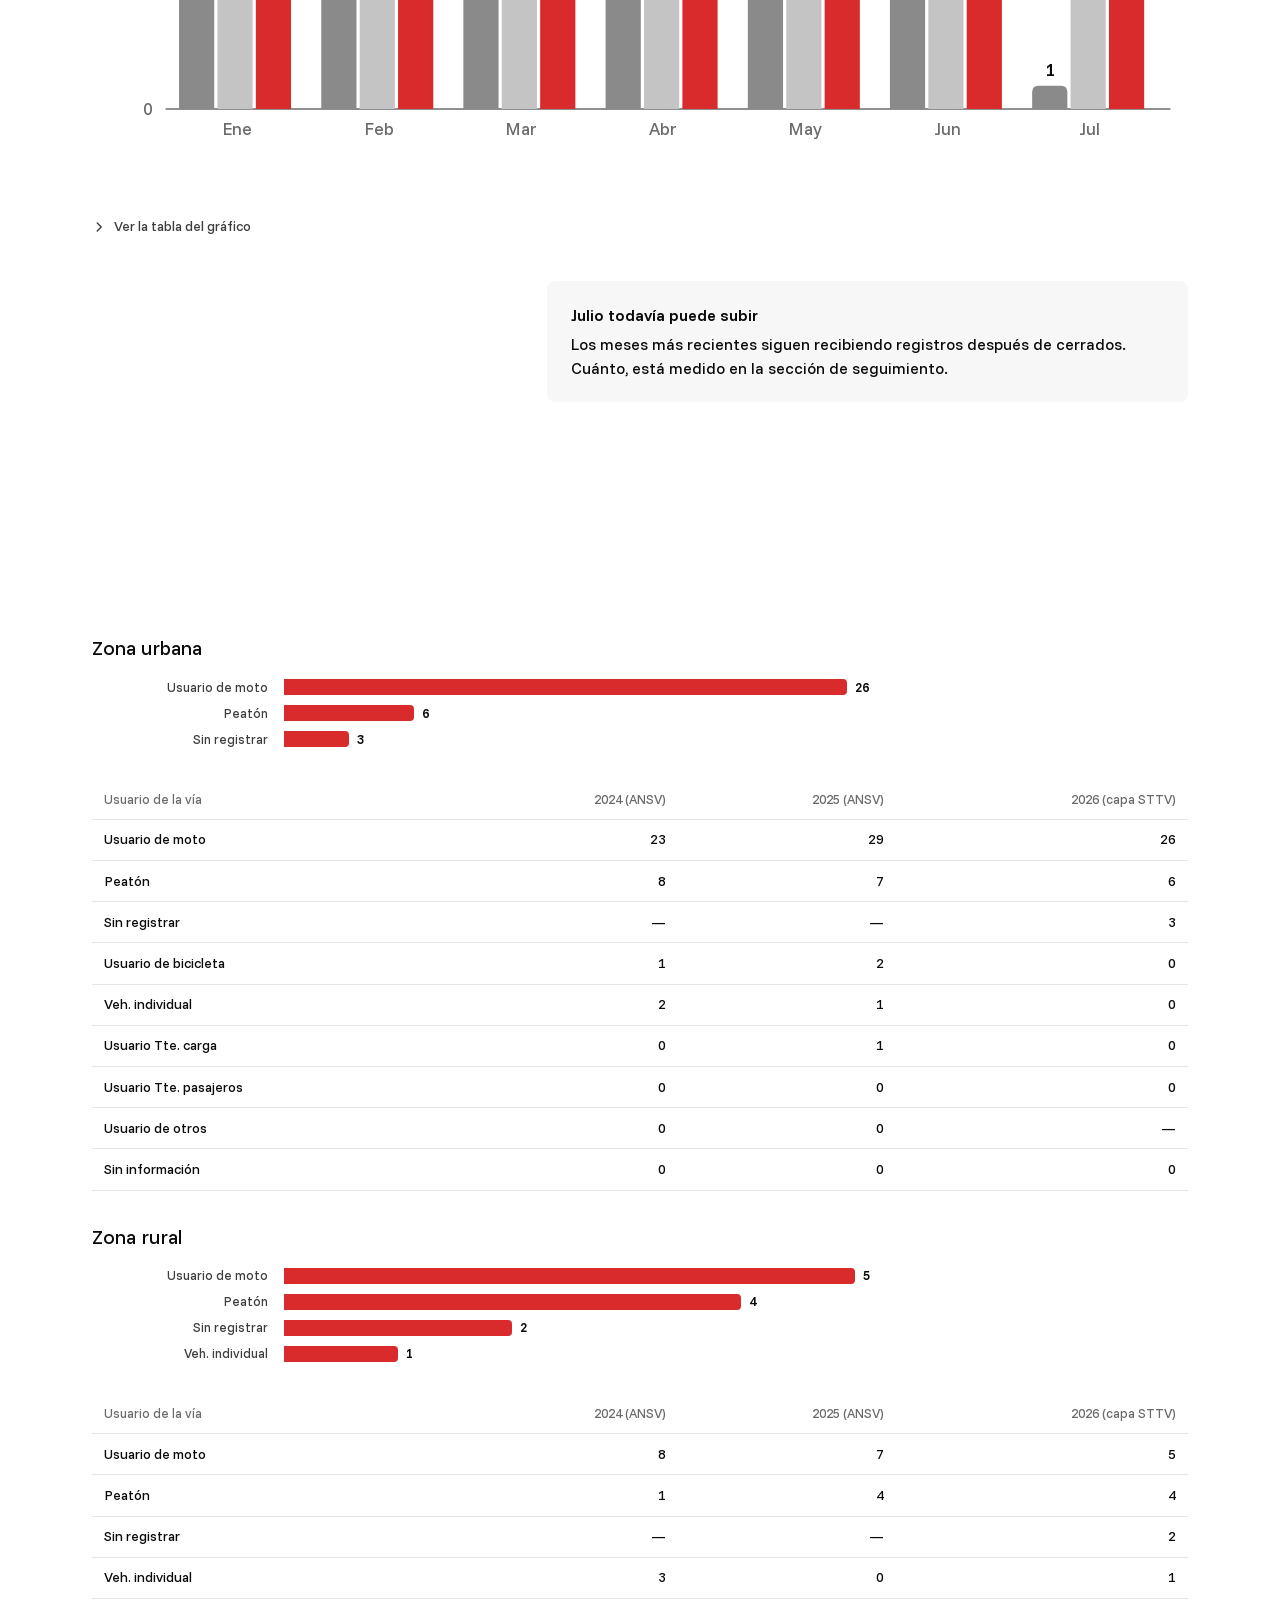
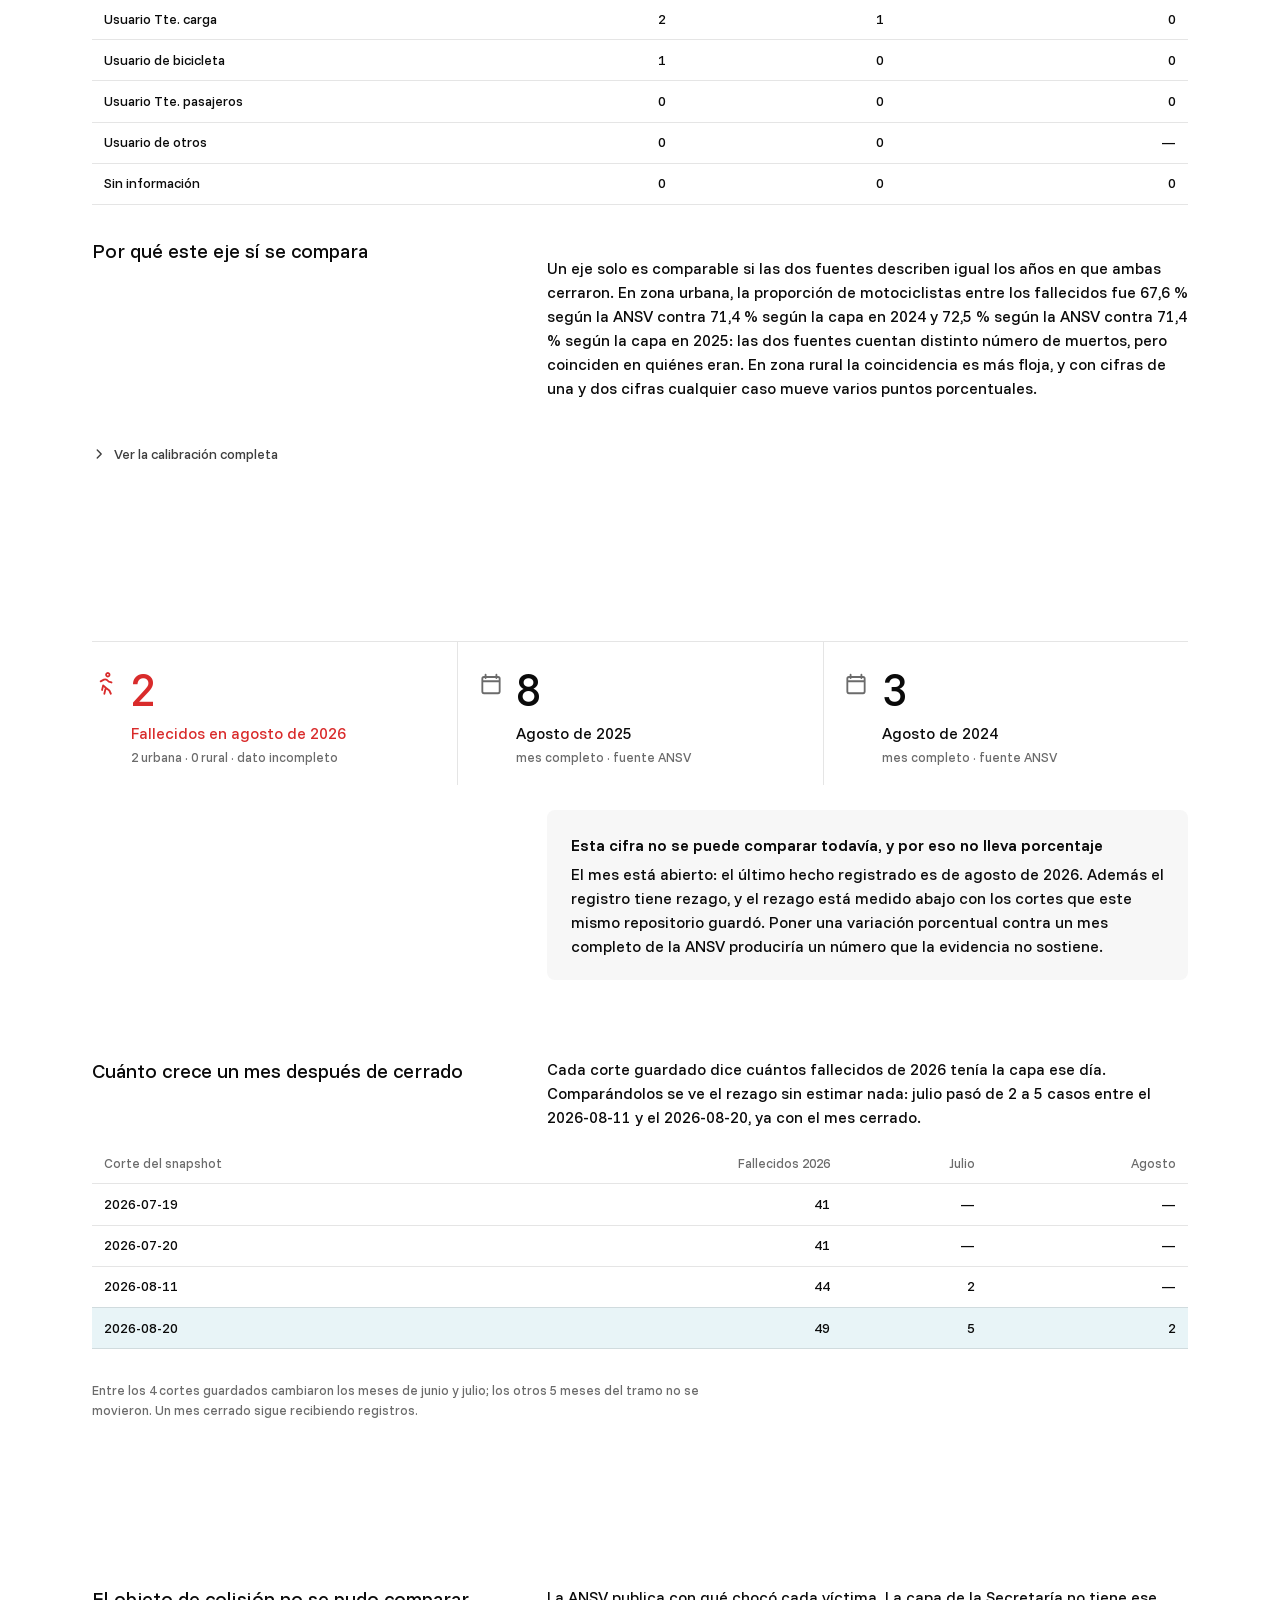
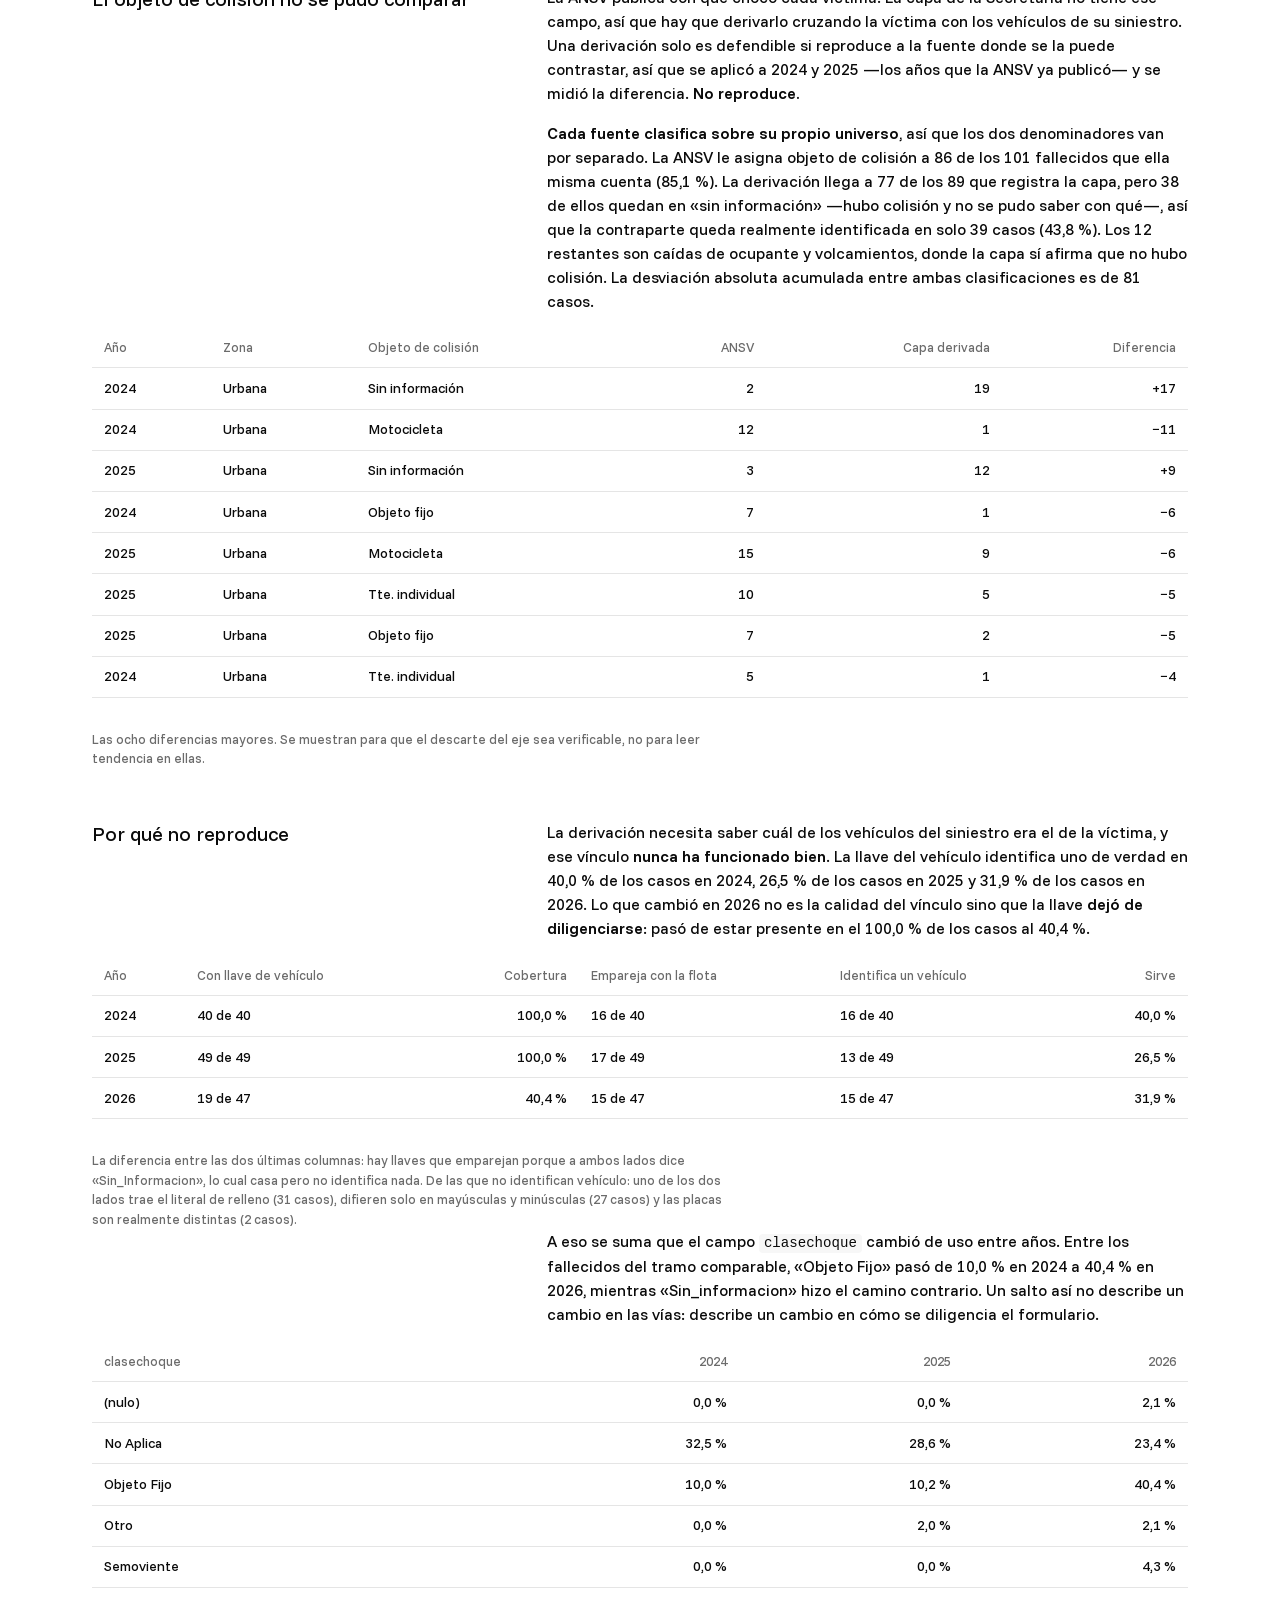
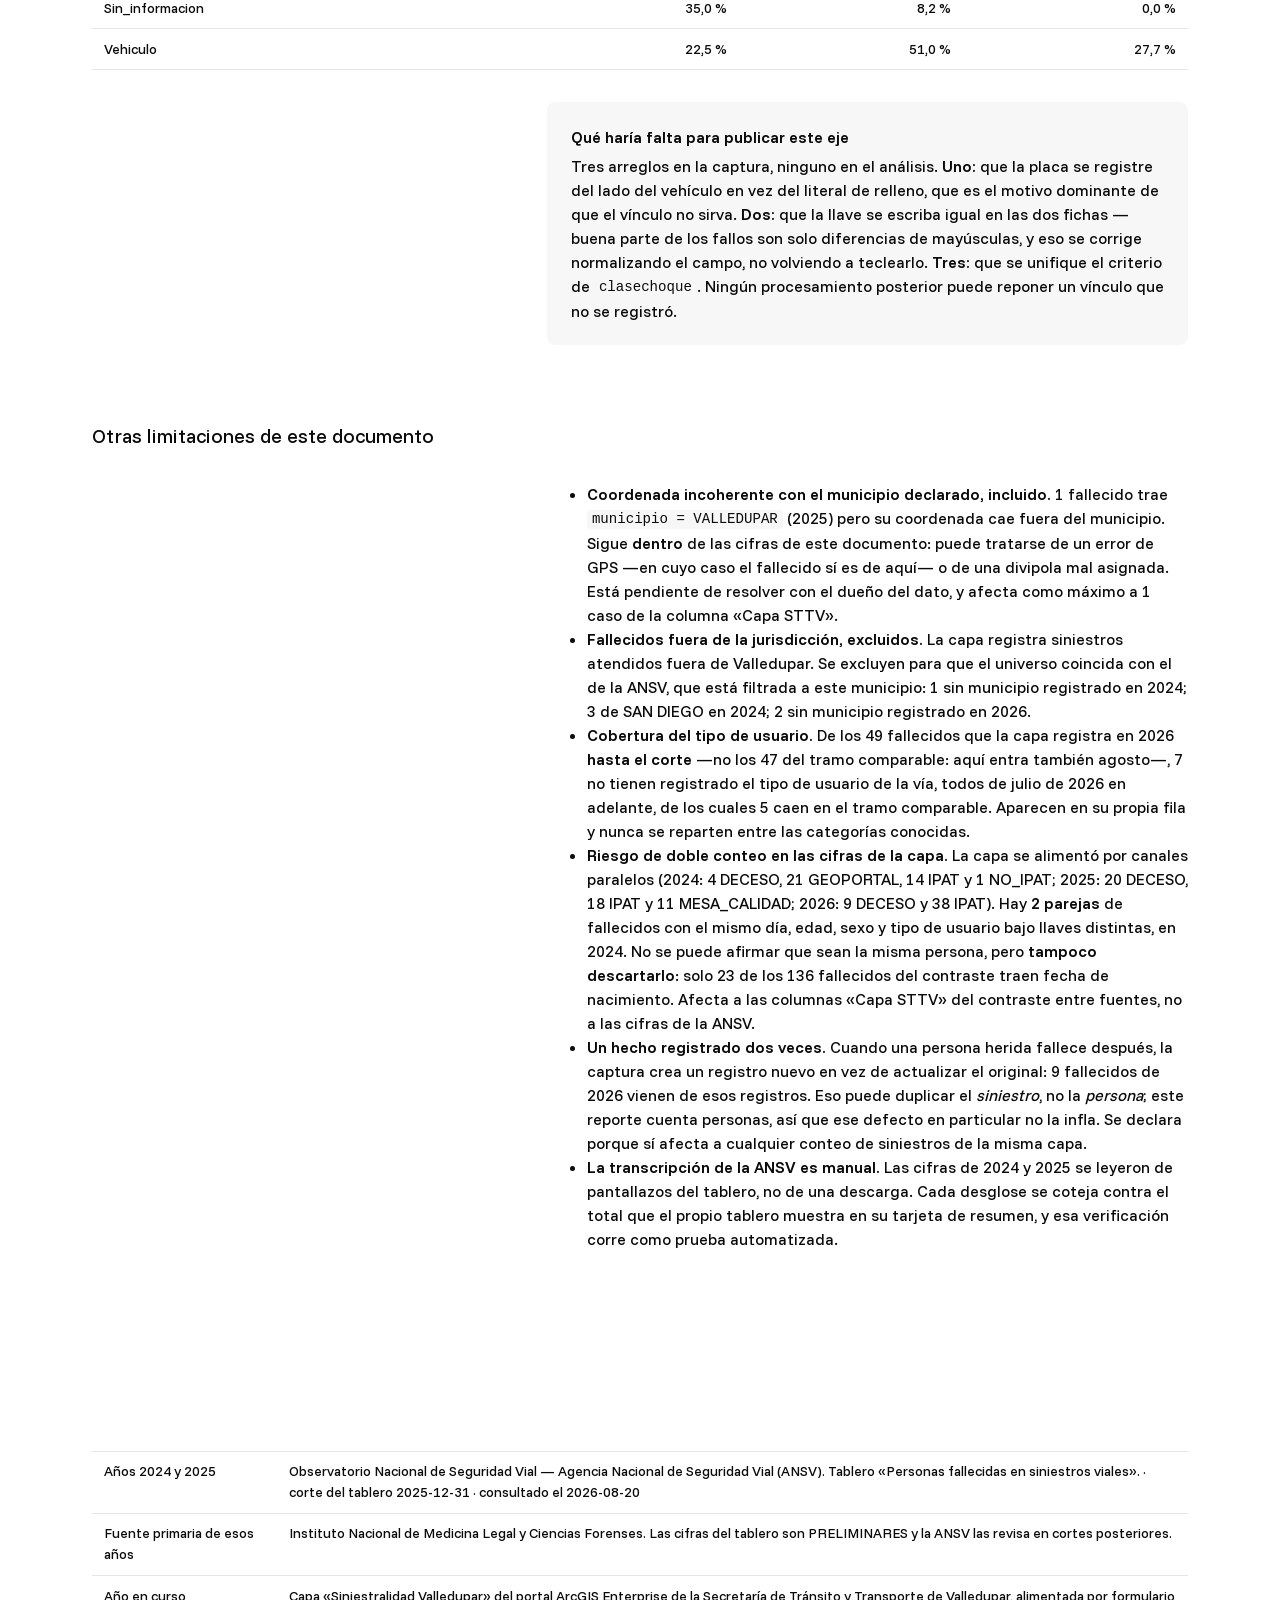
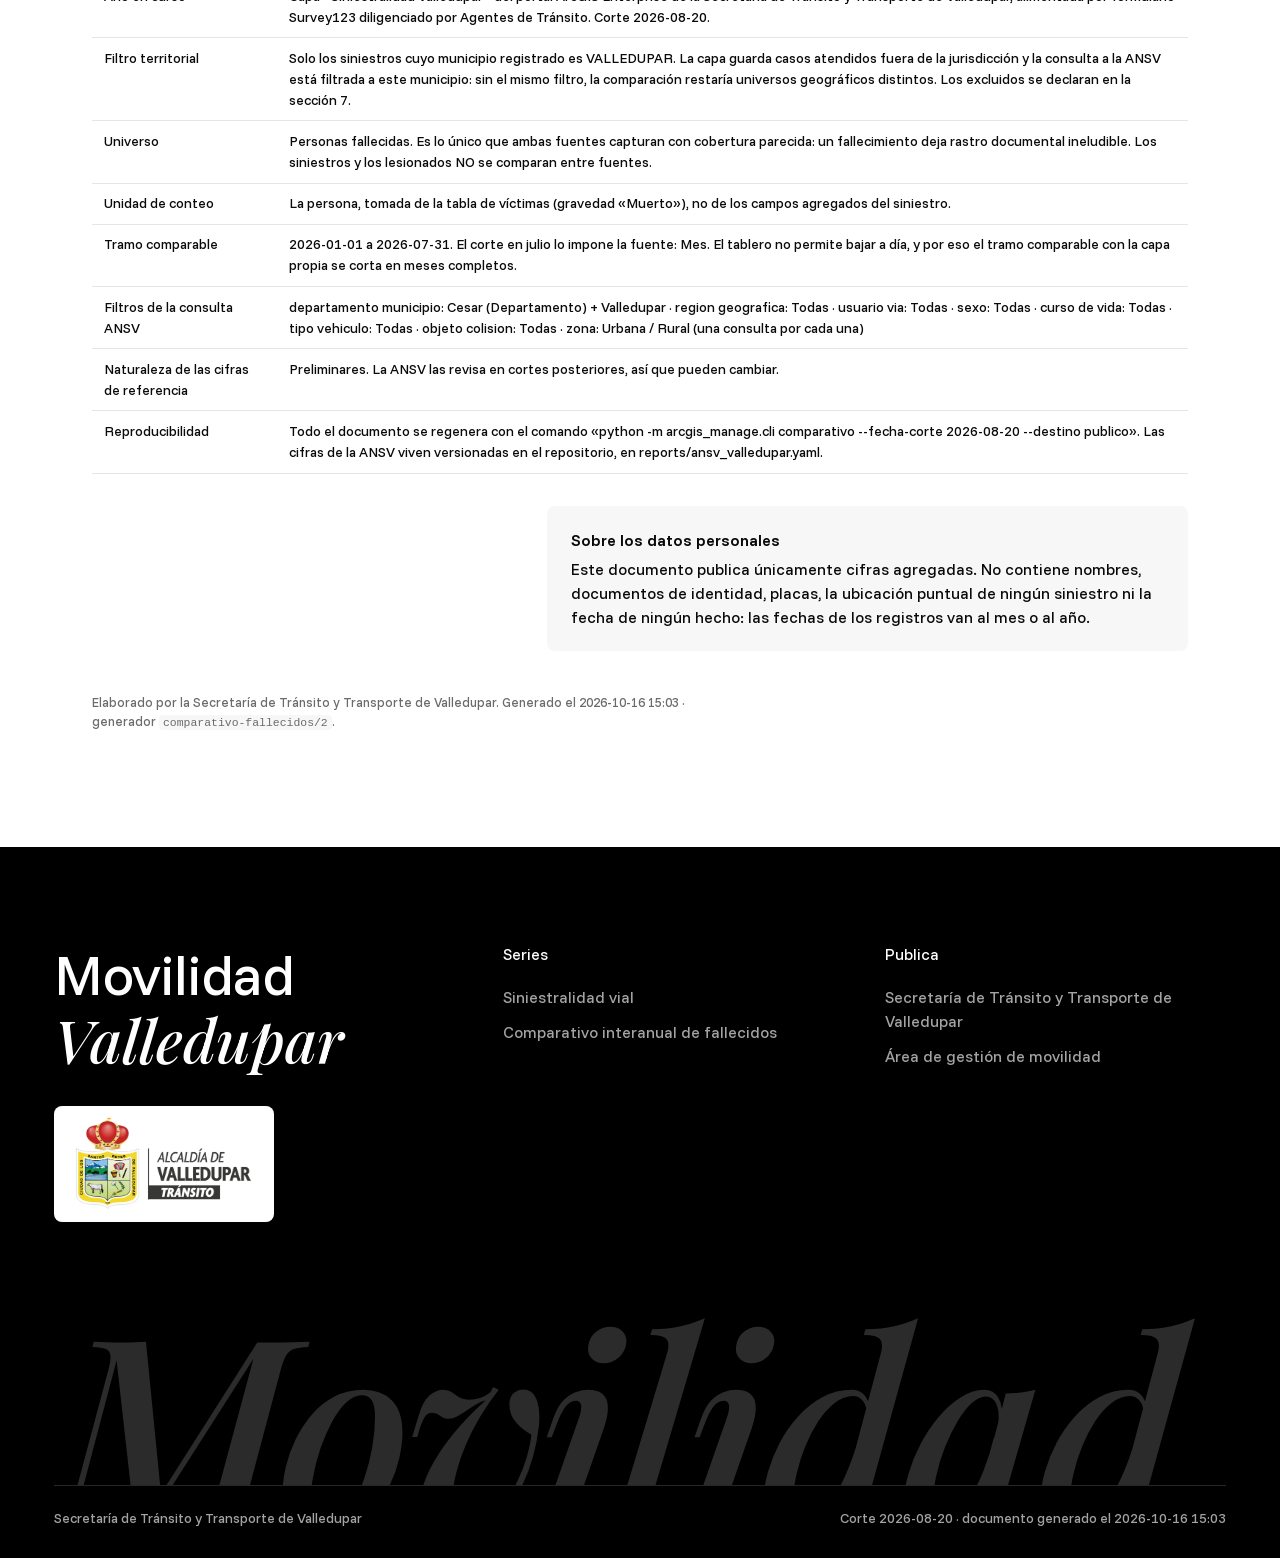
<file: comparativo-fallecidos/2026-01-01_2026-07-31/index.html>
<!DOCTYPE html>
<html lang="es">
<head>
<meta charset="utf-8">
<meta name="viewport" content="width=device-width, initial-scale=1">
<title>Comparativo interanual de fallecidos · Valledupar · enero–julio de 2026</title>
<meta http-equiv="refresh" content="0; url=2026-08-20.html">
<link rel="canonical" href="2026-08-20.html">
<link rel="stylesheet" href="../../assets/estilo.css">
</head>
<body>
<div class="envoltura redireccion">
  <p>Redirigiendo a la versión vigente de Comparativo interanual de fallecidos · Valledupar · enero–julio de 2026…</p>
  <p><a href="2026-08-20.html">Abrir el reporte</a></p>
</div>
</body>
</html>
</file>
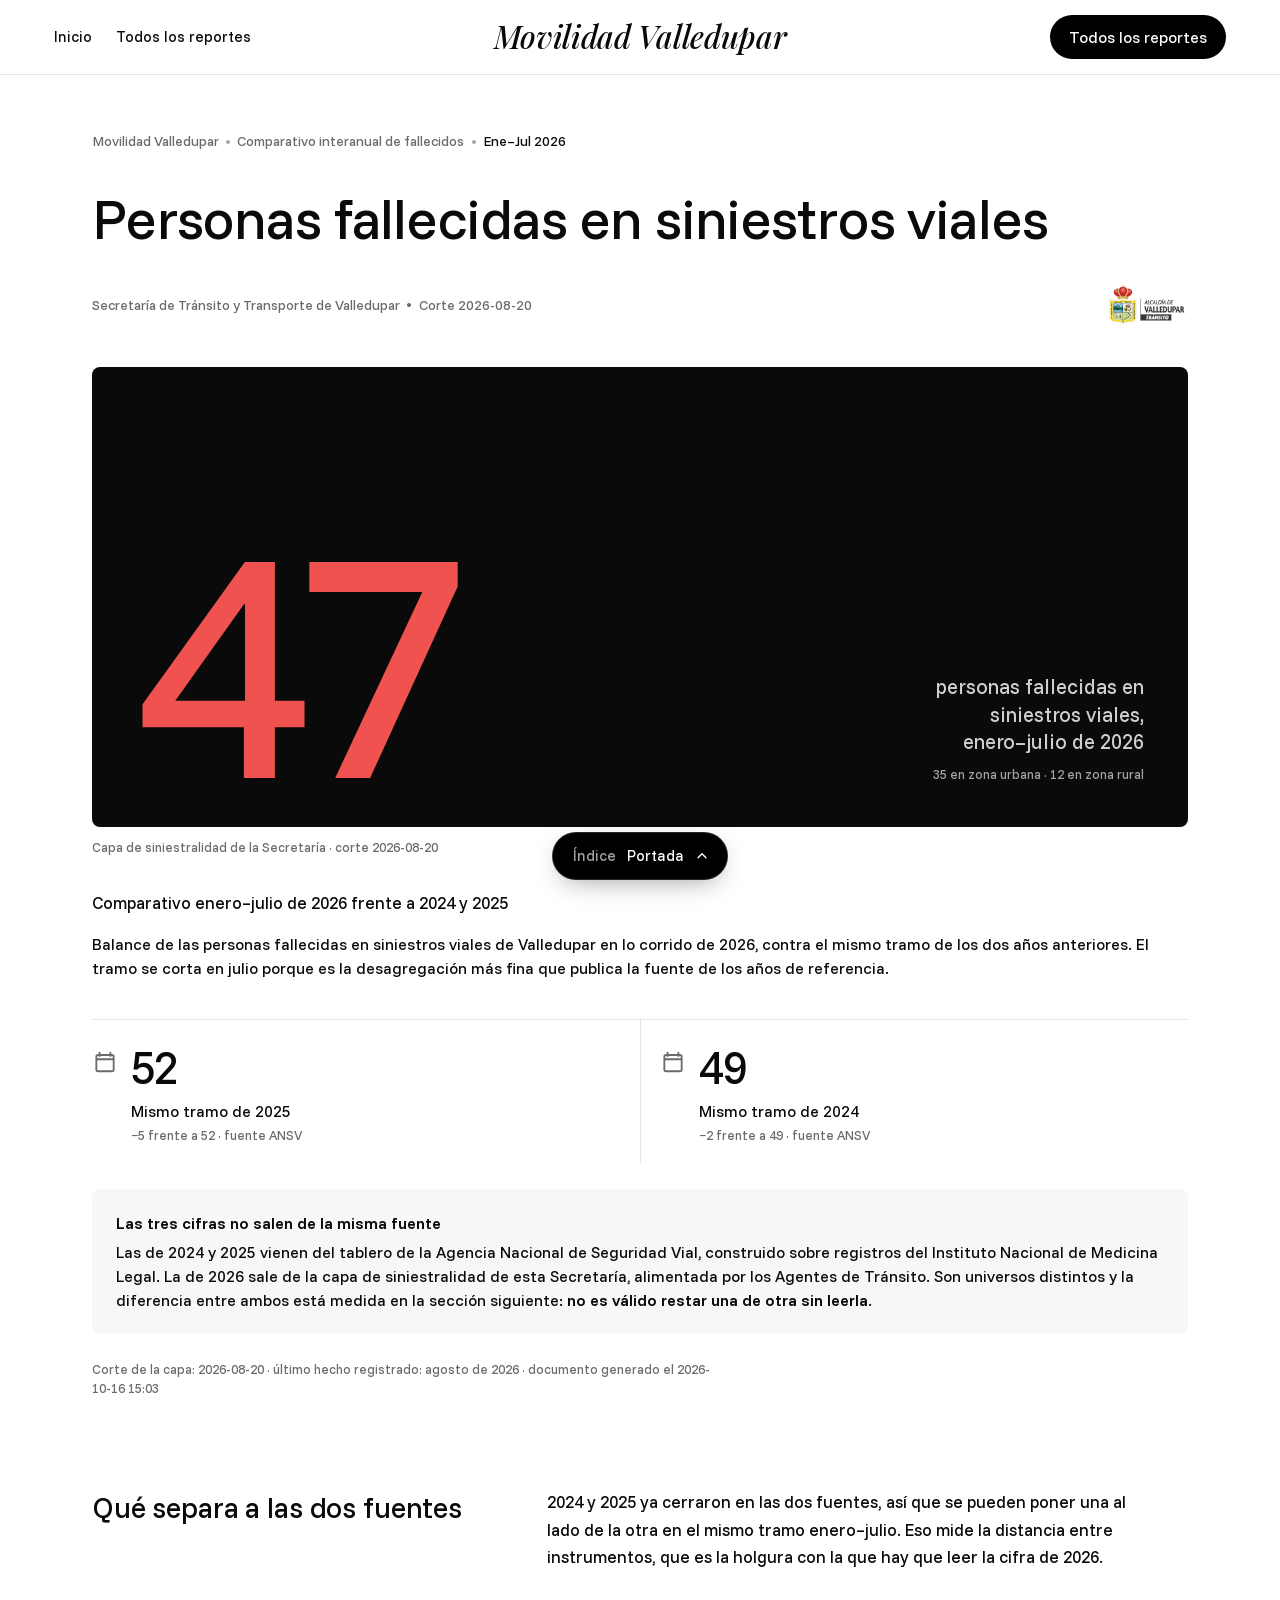
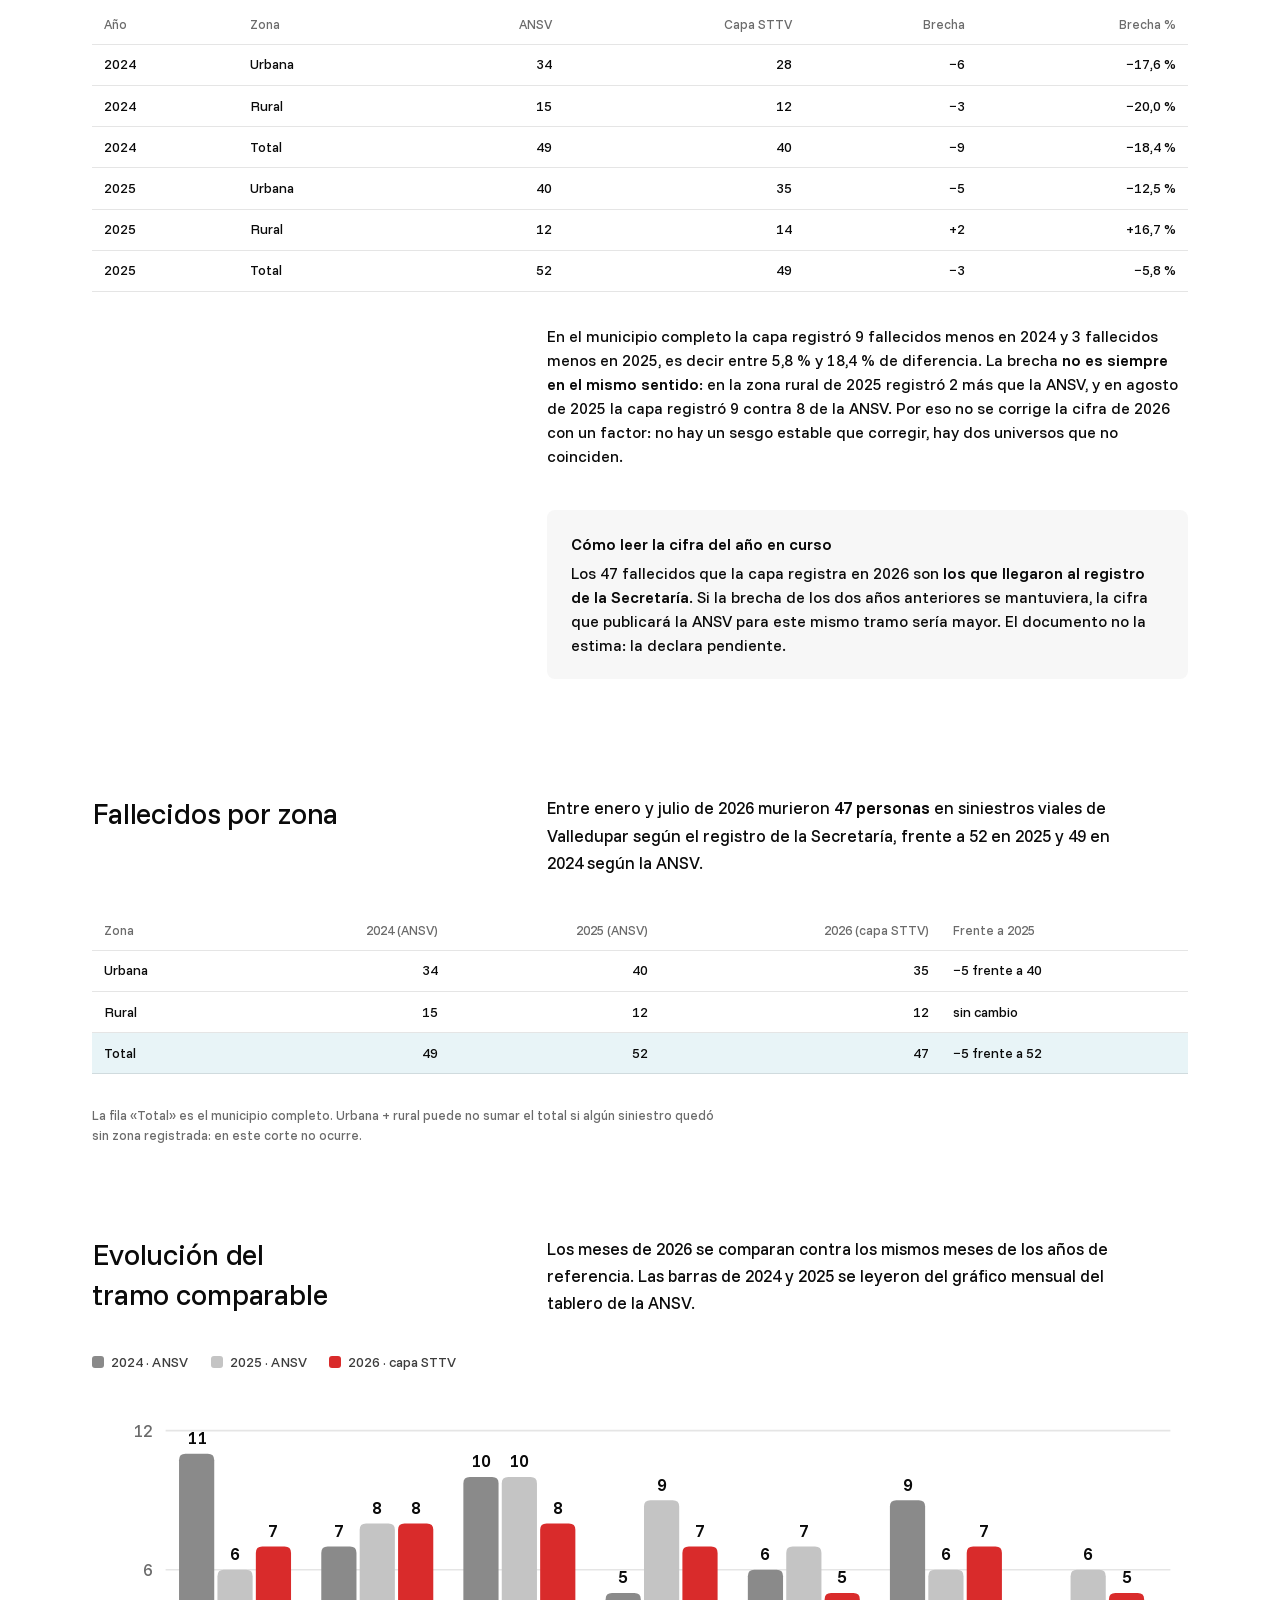
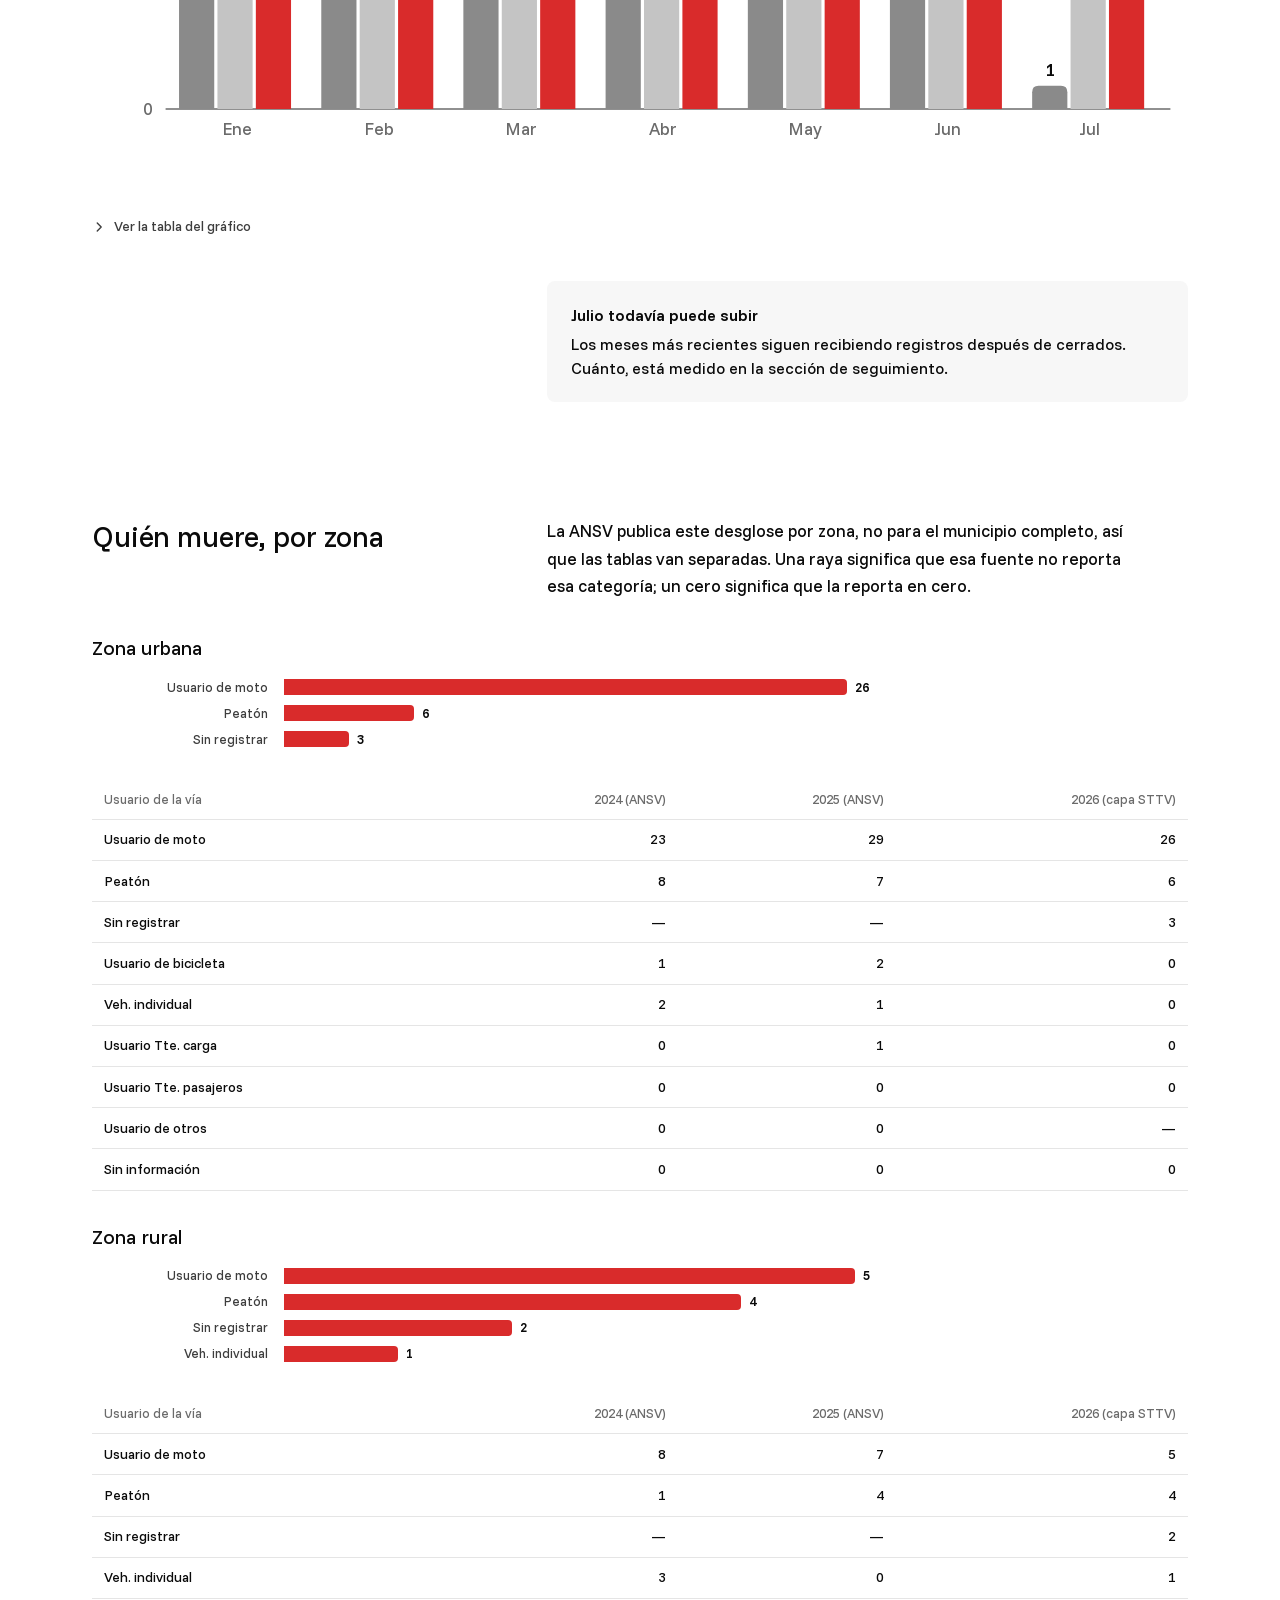
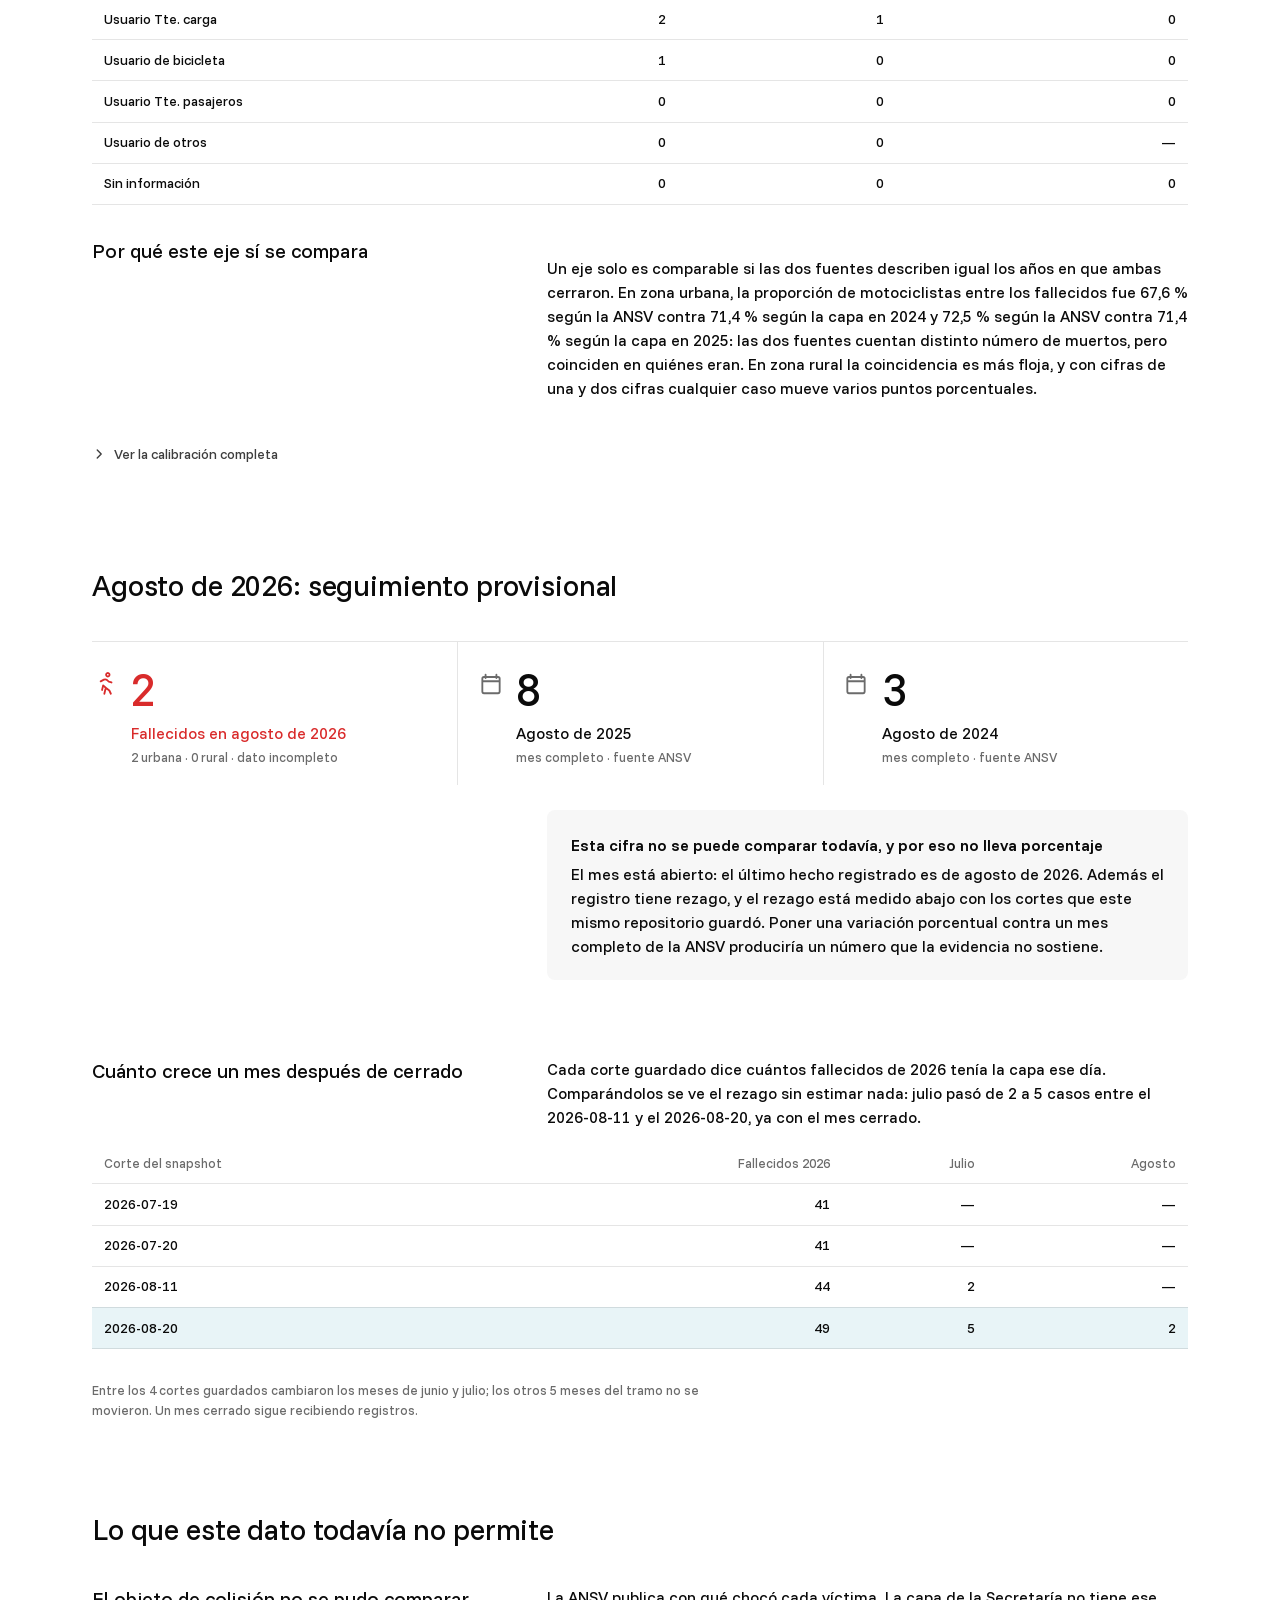
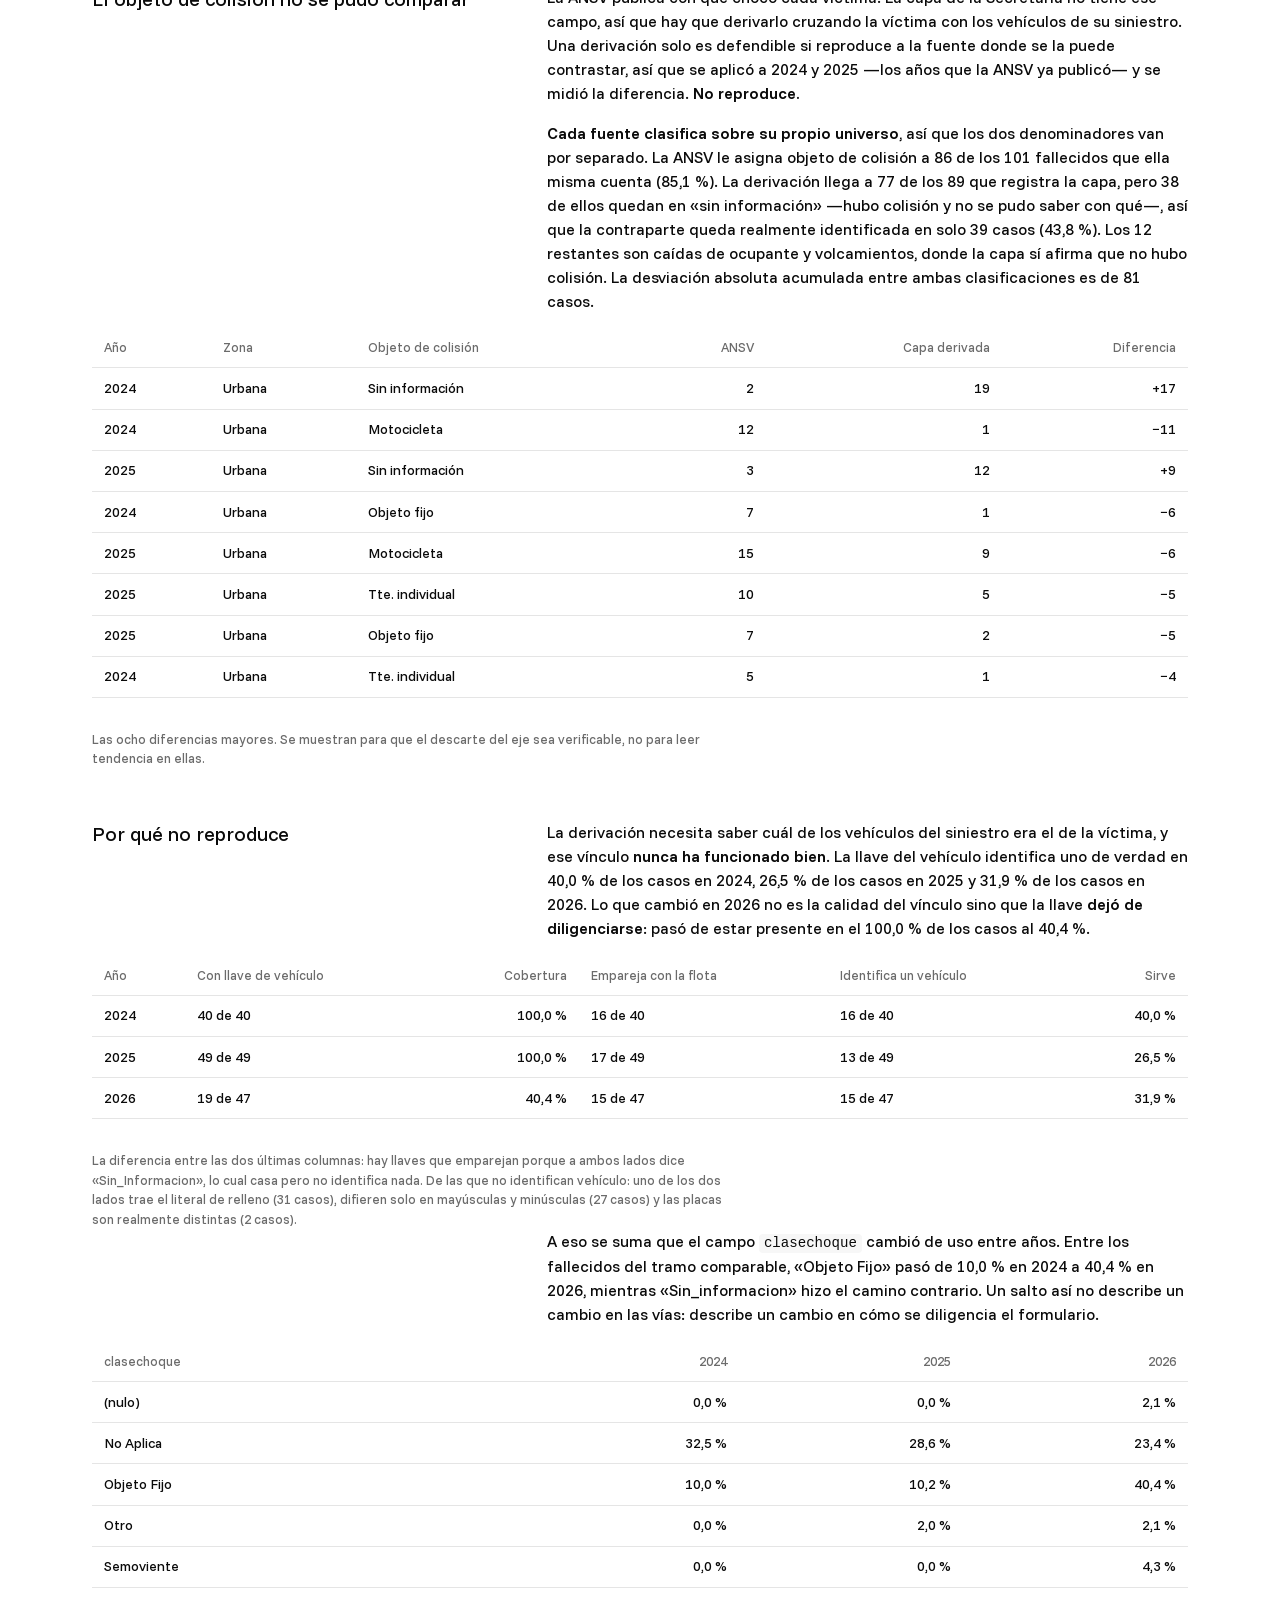
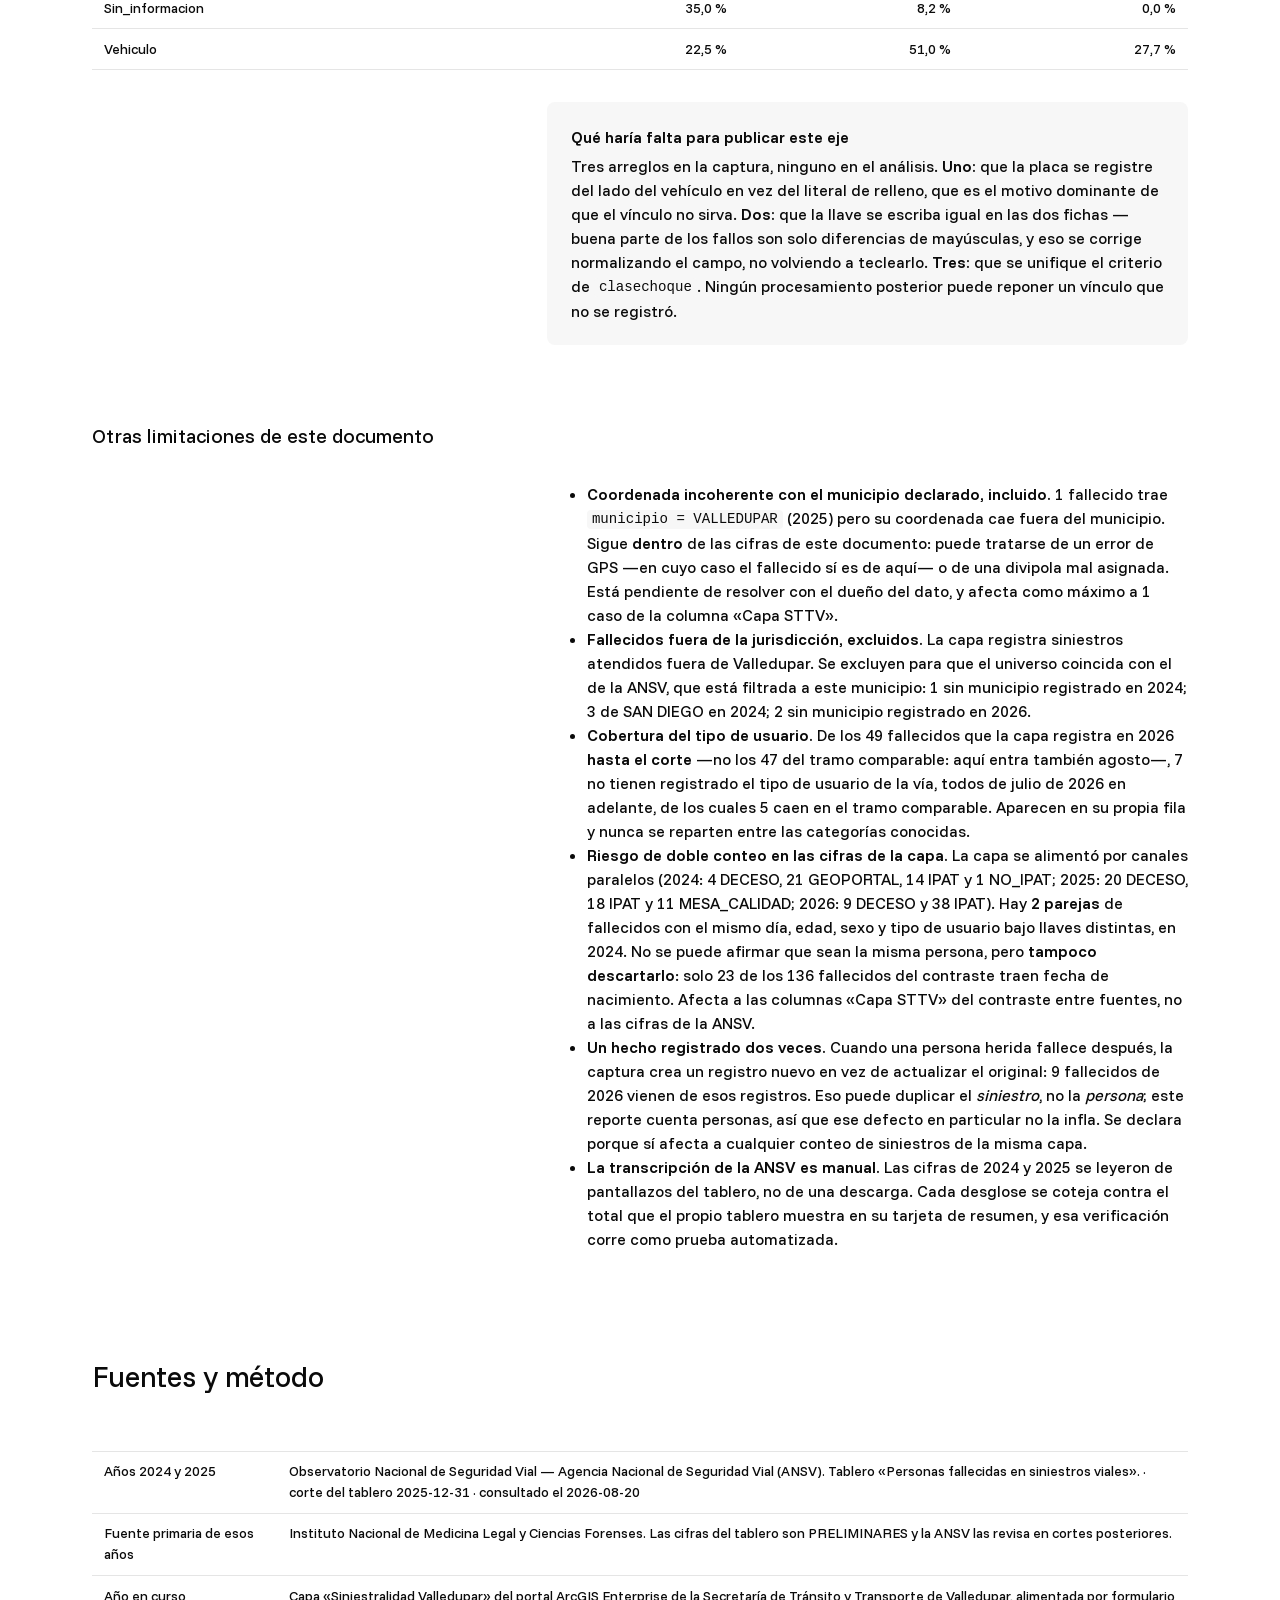
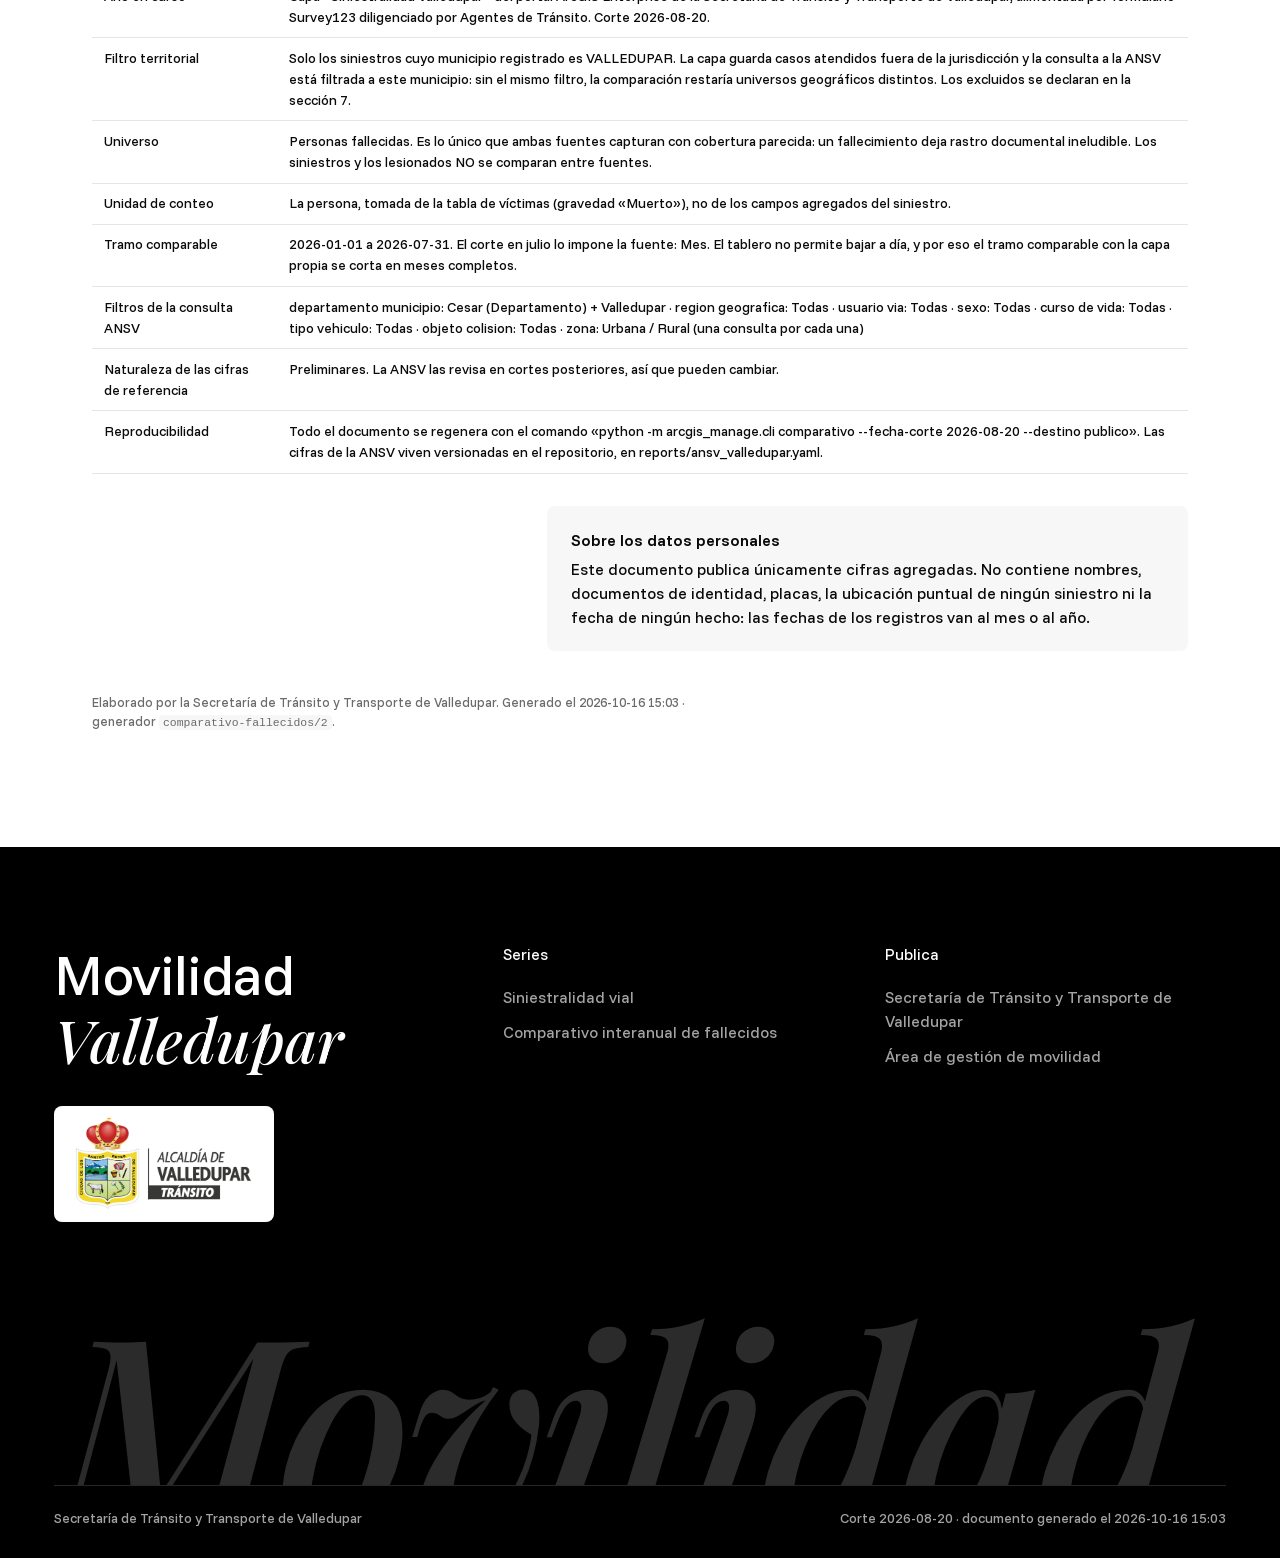
<file: comparativo-fallecidos/2026-01-01_2026-07-31/2026-08-20.html>
<!DOCTYPE html>
<html lang="es">
<head>
<meta charset="utf-8">
<meta name="viewport" content="width=device-width, initial-scale=1">
<title>Fallecidos en siniestros viales · Valledupar · enero–julio de 2026 frente a 2024 y 2025</title>
<meta name="sttv:familia" content="comparativo-fallecidos">
<meta name="sttv:destino" content="publico">
<meta name="sttv:desde" content="2026-01-01">
<meta name="sttv:hasta" content="2026-07-31">
<meta name="sttv:fecha_corte" content="2026-08-20">
<meta name="sttv:municipio" content="Valledupar">
<meta name="sttv:generado" content="2026-10-16 15:03">
<meta name="sttv:generador" content="comparativo-fallecidos/2">
<meta name="sttv:resumen" content="47 fallecidos en Ene–Jul 2026; 52 en el mismo tramo de 2025 y 49 en el de 2024, según la ANSV.">
<style>/* Funnel Sans © 2024 The Funnel Project Authors (github.com/Dicotype/Funnel) — SIL Open Font License 1.1 */
@font-face { font-family: "Funnel Sans"; font-style: normal; font-weight: 400 650; font-display: swap; src: url([data-uri]) format("woff2"); }
/* Acento Valledupar: derivada de Playfair Display Italic © 2017 The Playfair Display Project Authors — SIL Open Font License 1.1. Renombrada porque «Playfair Display» es Reserved Font Name. */
@font-face { font-family: "Acento Valledupar"; font-style: italic; font-weight: 500; font-display: swap; src: url([data-uri]) format("woff2"); }
:root { --escudo: url([data-uri]); }
:root {
  color-scheme: light;
  --fondo: #ffffff;
  --banda: #f7f7f7;          /* bandas y recuadros; el #f8f8f8 de Blogly */
  --superficie: #ffffff;
  --tinta-1: #0a0a0a;
  --tinta-2: #3d3d3d;
  /* Metadatos. El #999 de Blogly da 2,85:1 sobre blanco y no pasa AA; este
     da 4,97:1 incluso sobre --banda. */
  --tinta-3: #6b6b6b;
  --linea: rgba(0, 0, 0, .10);
  --linea-fuerte: #d4d4d4;   /* borde de píldoras */
  --negro: #000000;          /* botón y pie */
  --sobre-negro: #ffffff;
  --pie-tinta-2: #a3a3a3;    /* texto secundario del pie negro: 8,0:1 */
  --pie-marca: #2b2b2b;      /* logotipo gigante del pie; decorativo, aria-hidden */

  /* Datos. El ámbar se separó del rojo para deuteranopía (ΔE 5,3 → 8,7) sin
     salir de la ventana: ≥3:1 contra el fondo, ≥4,5:1 con el texto negro que
     lleva encima. «Sin registrar» es neutro a propósito: un dato faltante no
     es una categoría más. */
  --muertos: #d92b2b;
  --heridos: #2f56c9;
  --ilesos: #bd8a0a;
  --referencia: #8a8a8a;
  --mejora: #0a7d28;
  /* Magnitudes sin gravedad (clase de siniestro, modo, hora): azul petróleo
     (OKLCH tono 220) y no el índigo de lesionados, para que una barra neutra
     no se lea como «lesionados». Contra --heridos: ΔE 15,4 a simple vista y
     13,7 en deuteranopía; contra el fondo 4,3:1. */
  --serie-1: #0a85a1;
  /* Años de referencia del comparativo: el actual va en rojo y los dos
     pasados en gris (--referencia) y en el gris más suave (--base), como los
     dibuja el tablero de la ANSV. Se leen por valor impreso y tabla. */
  --base: #c4c4c4;
  /* Par hombres / mujeres, del mismo petróleo: ΔE 15,1 entre sí. --mujeres
     queda a 2,40:1 del fondo, legal porque la pirámide imprime cada valor y
     lleva tabla. */
  --hombres: #0a85a1;
  --mujeres: #3db4dc;
  --sobre-fuerte: #ffffff;   /* texto sobre muertos / heridos */
  --sobre-suave: #0b0b0b;    /* texto sobre ilesos / referencia */

  /* Rampa secuencial (OKLCH, tono 220, el petróleo de --serie-1): monótona,
     pasos de ≥0,06 de L, y el paso claro supera 2:1 contra el blanco. Cada
     paso declara la tinta de su texto; en claro cambia a blanco en el paso 3
     (mínimo 5,14:1). */
  --rampa-0: #58c1df; --rampa-1: #3ba7c5; --rampa-2: #158eab; --rampa-3: #00758f;
  --rampa-4: #035f74; --rampa-5: #004a5c; --rampa-6: #003744;
  --rampa-tinta-0: #0b0b0b; --rampa-tinta-1: #0b0b0b; --rampa-tinta-2: #0b0b0b;
  --rampa-tinta-3: #ffffff; --rampa-tinta-4: #ffffff; --rampa-tinta-5: #ffffff;
  --rampa-tinta-6: #ffffff;

  --fuente: "Funnel Sans", system-ui, -apple-system, "Segoe UI", sans-serif;
  --acento: "Acento Valledupar", Georgia, "Times New Roman", serif;
  --peso: 450;
  --peso-fuerte: 600;
  /* Movimiento medido en la referencia de diseño. */
  --llegada: cubic-bezier(.16, 1, .3, 1);       /* desaceleración natural */
  --cruce: cubic-bezier(.645, .045, .355, 1);   /* fundido del carrusel */
  --t-enlace: .4s;
}
@media (prefers-color-scheme: dark) {
  :root:not([data-theme="light"]) {
    color-scheme: dark;
    --fondo: #0d0d0d; --banda: #161616; --superficie: #121212;
    --tinta-1: #f4f4f2; --tinta-2: #cfcfcb; --tinta-3: #9c9c97;
    --linea: rgba(255, 255, 255, .12); --linea-fuerte: #3a3a3a;
    --negro: #000000; --sobre-negro: #f4f4f2; --pie-tinta-2: #a3a3a3; --pie-marca: #1f1f1f;
    --muertos: #f0524f; --heridos: #6d8dee; --ilesos: #8a5500; --referencia: #6b6b6b;
    /* --serie-1 va más oscuro que --heridos para separarse de él (ΔE 15,3;
       13,1 en deuteranopía). --mujeres (L 0,71) pasa un poco la banda de
       luminosidad del tema oscuro: se acepta porque separa del par 16,2 y la
       pirámide imprime cada valor. */
    --mejora: #35c25a; --serie-1: #0a7d9e; --base: #3f3f3f;
    --hombres: #0a7d9e; --mujeres: #47b1cf;
    --sobre-fuerte: #0b0b0b; --sobre-suave: #ffffff;
    /* La rampa se invierte: en fondo oscuro, «más» es más claro. La tinta
       cambia a negro en el paso 3 (mínimo 4,72:1). */
    --rampa-0: #00566a; --rampa-1: #056a81; --rampa-2: #067e99; --rampa-3: #2899b6;
    --rampa-4: #47b1cf; --rampa-5: #66ceec; --rampa-6: #a9eaff;
    --rampa-tinta-0: #ffffff; --rampa-tinta-1: #ffffff; --rampa-tinta-2: #ffffff;
    --rampa-tinta-3: #0b0b0b; --rampa-tinta-4: #0b0b0b; --rampa-tinta-5: #0b0b0b;
    --rampa-tinta-6: #0b0b0b;
  }
}
:root[data-theme="dark"] {
    color-scheme: dark;
    --fondo: #0d0d0d; --banda: #161616; --superficie: #121212;
    --tinta-1: #f4f4f2; --tinta-2: #cfcfcb; --tinta-3: #9c9c97;
    --linea: rgba(255, 255, 255, .12); --linea-fuerte: #3a3a3a;
    --negro: #000000; --sobre-negro: #f4f4f2; --pie-tinta-2: #a3a3a3; --pie-marca: #1f1f1f;
    --muertos: #f0524f; --heridos: #6d8dee; --ilesos: #8a5500; --referencia: #6b6b6b;
    /* --serie-1 va más oscuro que --heridos para separarse de él (ΔE 15,3;
       13,1 en deuteranopía). --mujeres (L 0,71) pasa un poco la banda de
       luminosidad del tema oscuro: se acepta porque separa del par 16,2 y la
       pirámide imprime cada valor. */
    --mejora: #35c25a; --serie-1: #0a7d9e; --base: #3f3f3f;
    --hombres: #0a7d9e; --mujeres: #47b1cf;
    --sobre-fuerte: #0b0b0b; --sobre-suave: #ffffff;
    /* La rampa se invierte: en fondo oscuro, «más» es más claro. La tinta
       cambia a negro en el paso 3 (mínimo 4,72:1). */
    --rampa-0: #00566a; --rampa-1: #056a81; --rampa-2: #067e99; --rampa-3: #2899b6;
    --rampa-4: #47b1cf; --rampa-5: #66ceec; --rampa-6: #a9eaff;
    --rampa-tinta-0: #ffffff; --rampa-tinta-1: #ffffff; --rampa-tinta-2: #ffffff;
    --rampa-tinta-3: #0b0b0b; --rampa-tinta-4: #0b0b0b; --rampa-tinta-5: #0b0b0b;
    --rampa-tinta-6: #0b0b0b;
}

*, *::before, *::after { box-sizing: border-box; }
html { -webkit-text-size-adjust: 100%; scroll-behavior: smooth; scroll-padding-top: 88px;
       scrollbar-color: var(--linea-fuerte) transparent; scrollbar-width: thin; }
body {
  margin: 0; background: var(--fondo); color: var(--tinta-1);
  font-family: var(--fuente); font-weight: var(--peso);
  font-size: 16px; line-height: 1.5; font-kerning: normal;
  text-rendering: optimizeLegibility; -webkit-font-smoothing: antialiased;
}
::selection { background: var(--tinta-1); color: var(--fondo); }
:focus-visible { outline: 2px solid var(--tinta-1); outline-offset: 3px; border-radius: 4px; }
strong, b { font-weight: var(--peso-fuerte); }
em.acento, .acento { font-family: var(--acento); font-style: italic; font-weight: 500;
                     letter-spacing: 0; font-size: 1.06em; }
a { color: inherit; text-decoration-thickness: 1px; text-underline-offset: .22em;
    transition: color var(--t-enlace) ease-out, text-decoration-color var(--t-enlace) ease-out; }
img, svg { max-width: 100%; }
code { font-family: ui-monospace, "SFMono-Regular", Menlo, monospace; font-size: .88em;
       background: var(--banda); padding: .1em .35em; border-radius: 4px; }
.salto { position: absolute; left: -9999px; top: 0; z-index: 50; background: var(--negro);
         color: var(--sobre-negro); padding: .7rem 1rem; border-radius: 0 0 8px 0; }
.salto:focus { left: 0; }
.solo-estrecho { display: none; }
.vh { position: absolute; width: 1px; height: 1px; overflow: hidden; clip: rect(0 0 0 0); white-space: nowrap; }
.envoltura { max-width: 1440px; margin: 0 auto; padding: 0 clamp(16px, 4.2vw, 60px); }

h1, h2, h3 { font-weight: var(--peso); margin: 0; text-wrap: balance; }
h1, .h1 { font-size: clamp(2.4rem, 4.45vw, 4rem); line-height: 1.1; letter-spacing: -.02em; }
h2, .h2 { font-size: clamp(1.6rem, 2.3vw, 2rem); line-height: 1.35; letter-spacing: -.005em; }
.h2-grande { font-size: clamp(2.2rem, 4.45vw, 4rem); line-height: 1.1; letter-spacing: -.02em; }
h3, .h3 { font-size: 1.25rem; line-height: 1.4; }
p { margin: 0 0 1rem; }
.entrada { font-size: 1.0625rem; line-height: 1.6; max-width: 66ch; }
.meta { font-size: .875rem; color: var(--tinta-3); }
.meta .sep { margin: 0 .45em; }
.num { font-variant-numeric: tabular-nums; }

.pildora { display: inline-flex; align-items: center; gap: .4rem; border: 1px solid var(--linea-fuerte);
           border-radius: 99px; padding: .3rem .7rem; font-size: .75rem; line-height: 1.2;
           color: var(--tinta-1); background: var(--superficie); white-space: nowrap; }
.pildora.sobre-oscuro { border-color: rgba(255,255,255,.35); background: rgba(255,255,255,.12); color: #fff; }
.boton { display: inline-flex; align-items: center; gap: .6rem; min-height: 44px; white-space: nowrap;
         background: var(--negro); color: var(--sobre-negro); border: 0; border-radius: 99px;
         padding: .65rem 1.2rem; font: inherit; font-size: 1rem; text-decoration: none; cursor: pointer;
         transition: background-color .25s ease-out; }
.boton:hover { background: #262626; }
.flecha { display: inline-flex; width: 1.1em; height: 1.1em; flex: none; }
.flecha svg { width: 100%; height: 100%; }
.enlace-flecha { display: inline-flex; align-items: center; justify-content: space-between; gap: 2.5rem;
                 min-width: 12.5rem; padding: .55rem 0 .6rem; border-bottom: 1px solid currentColor;
                 text-decoration: none; font-size: 1rem; color: var(--tinta-1); }
.enlace-flecha .flecha { transition: transform .35s var(--llegada); }
.enlace-flecha:hover .flecha { transform: translateX(4px); }
/* Escudo: incrustado una vez (--escudo) y reutilizado. Proporción 520 × 253. */
.escudo-img { display: block; aspect-ratio: 520 / 253; background: var(--escudo) center / contain no-repeat; }

.cabecera { border-bottom: 1px solid var(--linea); background: var(--fondo); position: sticky; top: 0; z-index: 30; }
.cabecera .envoltura { display: grid; grid-template-columns: 1fr auto 1fr; align-items: center; min-height: 74px; gap: 1rem; }
.menu { display: flex; gap: 1.5rem; font-size: .9375rem; }
.menu a { text-decoration: none; }
.menu a:hover { text-decoration: underline; }
.logotipo { font-family: var(--acento); font-style: italic; font-weight: 500; font-size: 1.95rem;
            letter-spacing: -.01em; text-decoration: none; white-space: nowrap; line-height: 1; }
.cabecera .derecha { display: flex; justify-content: flex-end; align-items: center; gap: .6rem; }
.control-pausa { width: 44px; height: 44px; flex: none; border-radius: 99px; border: 1px solid var(--linea-fuerte);
                 background: var(--superficie); color: var(--tinta-1); display: inline-grid; place-items: center;
                 cursor: pointer; transition: background-color .2s ease-out, color .2s ease-out; }
.control-pausa:hover { border-color: var(--tinta-3); }
.control-pausa[aria-pressed="true"] { background: var(--tinta-1); color: var(--fondo); border-color: var(--tinta-1); }
.control-pausa svg { width: 16px; height: 16px; }

.pie-sitio { background: var(--negro); color: var(--sobre-negro); padding-top: clamp(56px, 8vw, 96px);
             overflow: hidden; margin-top: clamp(72px, 9vw, 120px); }
.pie-sitio .envoltura > .fila { display: grid; grid-template-columns: minmax(0, 1.2fr) repeat(2, minmax(0, 1fr)); gap: 2.5rem; }
.pie-sitio h2 { font-size: clamp(2.2rem, 4.45vw, 4rem); line-height: 1.1; letter-spacing: -.02em; }
.pie-sitio h3 { font-size: 1rem; margin-bottom: 1.2rem; }
.pie-sitio ul { list-style: none; margin: 0; padding: 0; display: grid; gap: .7rem; color: var(--pie-tinta-2); }
.pie-sitio a { color: var(--pie-tinta-2); text-decoration: none; }
.pie-sitio a:hover { color: #fff; }
.pie-sitio .escudo { background: #fff; border-radius: 8px; padding: .7rem .9rem; width: 220px; margin-top: 2rem; }
.pie-sitio .escudo .escudo-img { width: 100%; }
.pie-sitio .gigante { font-family: var(--acento); font-style: italic; font-weight: 500; color: var(--pie-marca);
                      font-size: clamp(6rem, 21vw, 19rem); line-height: 1; letter-spacing: -.03em;
                      height: .74em; overflow: hidden; margin-top: clamp(32px, 5vw, 64px);
                      white-space: nowrap; user-select: none; }
.pie-sitio .final { display: flex; justify-content: space-between; gap: 1rem; flex-wrap: wrap;
                    padding: 1.4rem 0 2rem; color: var(--pie-tinta-2); font-size: .875rem; border-top: 1px solid #262626; }

@media (max-width: 900px) {
  .pie-sitio .envoltura > .fila { grid-template-columns: 1fr 1fr; }
  .pie-sitio .envoltura > .fila > :first-child { grid-column: 1 / -1; }
}
@media (max-width: 640px) {
  .menu { display: none; }
  .cabecera .envoltura { grid-template-columns: 1fr auto; }
  .cabecera .envoltura > .logotipo { justify-self: start; font-size: 1.4rem; }
  .cabecera .derecha .boton { padding: .55rem .95rem; font-size: .875rem; }
  /* En la portada, la primera lámina del carrusel ya es el último reporte:
     en el celular el botón cede su sitio a la pausa, que sí hace falta. */
  .cabecera .derecha:has(.control-pausa) .boton { display: none; }
}
@media (max-width: 380px) {
  /* Celulares de 320–360 px: el logotipo cede para que la cabecera quepa. */
  .cabecera .envoltura > .logotipo { font-size: 1.12rem; }
  .cabecera .derecha .boton { padding: .5rem .75rem; font-size: .8125rem; }
  .solo-ancho { display: none; }
  .solo-estrecho { display: inline; }
}

.articulo { max-width: 1096px; margin: 0 auto; }
.miga { font-size: .875rem; color: var(--tinta-3); display: flex; flex-wrap: wrap; gap: .45rem; align-items: center; margin: 3.5rem 0 2.2rem; }
.miga a { color: var(--tinta-3); text-decoration: none; }
.miga a:hover { color: var(--tinta-1); }
.miga [aria-current] { color: var(--tinta-1); }
.miga .sep { width: 4px; height: 4px; border-radius: 50%; background: currentColor; opacity: .6; }
.firma { display: flex; justify-content: space-between; align-items: center; gap: 1.5rem; margin: 2.2rem 0 2.6rem; flex-wrap: wrap; }
.firma .meta { margin: 0; }
.firma .escudo-mini { height: 40px; width: auto; }
@media (prefers-color-scheme: dark) { :root:not([data-theme="light"]) .firma .escudo-mini {
  background-color: #fff; border-radius: 6px; padding: 4px 6px; background-origin: content-box; } }
:root[data-theme="dark"] .firma .escudo-mini { background-color: #fff; border-radius: 6px; padding: 4px 6px; background-origin: content-box; }
.imagen-principal { border-radius: 8px; overflow: hidden; background: var(--banda); position: relative; margin: 0; }
.imagen-principal .mapa { height: min(62vh, 560px); min-height: 360px; }
.pie-mapa, .pie-imagen { font-size: .8125rem; color: var(--tinta-3); margin: .7rem 0 0; }
.pie-imagen + .entrada { margin-top: 2rem; }
.pie-mapa b { font-weight: var(--peso-fuerte); }

/* Cifras protagonistas: una línea tipográfica con separadores finos. */
.cifras, .tarjetas { display: grid; grid-template-columns: repeat(auto-fit, minmax(190px, 1fr));
                     border-top: 1px solid var(--linea); margin: 2.4rem 0 0; }
.tarjeta { display: flex; gap: .8rem; padding: 1.5rem 1.2rem 1.1rem 0; }
.tarjetas > .tarjeta + .tarjeta { border-left: 1px solid var(--linea); padding-left: 1.2rem; }
.tarjeta .icono { flex: none; color: var(--tinta-3); margin-top: .35rem; }
.tarjeta .cuerpo { min-width: 0; }
.tarjeta .cifra { font-size: clamp(2.2rem, 3.6vw, 3.25rem); line-height: 1; letter-spacing: -.03em; }
.tarjeta.fuerte .cifra { font-size: clamp(2.8rem, 5vw, 4.25rem); }
.tarjeta .rot { font-size: 1rem; margin-top: .55rem; }
.tarjeta .pie { font-size: .8125rem; color: var(--tinta-3); margin-top: .2rem; }
.tarjeta.muertos .cifra, .tarjeta.muertos .rot, .tarjeta.muertos .icono { color: var(--muertos); }
.tarjeta.heridos .cifra, .tarjeta.heridos .rot, .tarjeta.heridos .icono { color: var(--heridos); }
.fuente, .procedencia { font-size: .8125rem; color: var(--tinta-3); margin: 1rem 0 0; max-width: 90ch; }

/* Secciones: título a la izquierda, entrada a la derecha, material a lo ancho. */
.seccion-reporte { padding-top: clamp(56px, 7vw, 96px); }
.bloque { display: grid; grid-template-columns: minmax(0, 395fr) minmax(0, 641fr); gap: 60px; }
.bloque > .titulo h2 { position: sticky; top: 104px; }
.bloque.solo-titulo { grid-template-columns: 1fr; }
.bloque > .texto > :last-child { margin-bottom: 0; }
/* El material va a lo ancho; la prosa suelta vuelve a la columna de lectura
   y un subtítulo seguido de prosa se sienta a su izquierda, como el título de
   la sección. */
.ancho { margin-top: 2.2rem; display: grid; grid-template-columns: minmax(0, 395fr) minmax(0, 641fr); column-gap: 60px; }
.ancho > * { grid-column: 1 / -1; }
.ancho > p:not(.fuente):not(.pie-imagen), .ancho > ul, .ancho > .aviso { grid-column: 2; }
.ancho > h3:has(+ p:not(.fuente)) { grid-column: 1; }
.ancho > :first-child { margin-top: 0; }
.ancho > * + h3, .ancho > * + h3:has(+ p:not(.fuente)) + p { margin-top: 3.2rem; }
.ancho > table + *, .ancho > details.tabla + *, .ancho > .barras-h + *, .ancho > .v-angosta + * { margin-top: 2rem; }
.ancho > h3 { font-size: 1.25rem; margin-bottom: 1rem; }

/* La cifra como imagen: el documento sin mapa pone su número en el lugar de
   la imagen principal, igual que la tarjeta que lo representa en el sitio. */
.imagen-cifra .lienzo { background: #0a0a0a; color: #fff; min-height: clamp(260px, 36vw, 460px); display: flex;
                        align-items: flex-end; justify-content: space-between; gap: 1.5rem; padding: clamp(20px, 3.4vw, 44px); }
.imagen-cifra .cifra-gigante { font-size: clamp(8rem, 25vw, 21rem); line-height: .78; letter-spacing: -.05em; color: #f0524f; }
.imagen-cifra .rotulo-cifra { font-size: clamp(1rem, 1.6vw, 1.375rem); line-height: 1.35; color: #cfcfcb; text-align: right; max-width: 20ch; }
.imagen-cifra .rotulo-cifra small { display: block; margin-top: .6rem; font-size: .8125rem; color: #a3a3a3; }
.aviso, .alcance { background: var(--banda); border-radius: 8px; padding: 1.4rem 1.5rem; margin: 1.6rem 0; }
/* Un gráfico con su tabla va a lo ancho, separado por una línea fina: sin
   recuadro gris, que convertía el artículo en un tablero de tarjetas. */
.panel { margin: 2.8rem 0 0; padding-top: 1.4rem; border-top: 1px solid var(--linea); }
.aviso .tit { font-weight: var(--peso-fuerte); display: block; margin-bottom: .3rem; }
.aviso p:last-child, .alcance p:last-child { margin-bottom: 0; }
.alcance { display: flex; gap: .8rem; align-items: flex-start; font-size: .9375rem; color: var(--tinta-2); }
.alcance .icono { flex: none; color: var(--tinta-3); margin-top: .15rem; }
.dos > .panel:first-child { margin-top: 2.8rem; }
.panel > h3 { display: flex; align-items: center; gap: .5rem; font-size: 1.0625rem; margin: 0 0 .8rem; }
.panel > h3 svg { color: var(--tinta-3); flex: none; }
ul.hallazgos { list-style: none; padding: 0; margin: 1.2rem 0; display: grid; gap: 1rem; }
ul.hallazgos li { padding: 0 0 1rem; border-bottom: 1px solid var(--linea); }
ul.hallazgos .tit { font-weight: var(--peso-fuerte); display: block; margin-bottom: .15rem; }

/* Controles: filtros de zona y del mapa, como píldoras que se encienden. */
.controles { display: flex; flex-wrap: wrap; align-items: center; gap: .45rem; margin: 0 0 1rem; }
.controles .etiqueta { font-size: .8125rem; color: var(--tinta-3); margin-right: .35rem; }
.controles button { font: inherit; font-size: .875rem; min-height: 40px; padding: .4rem .95rem; cursor: pointer;
                    border: 1px solid var(--linea-fuerte); border-radius: 99px; background: var(--superficie);
                    color: var(--tinta-1); transition: background-color .2s ease-out, color .2s ease-out; }
.controles button:hover { border-color: var(--tinta-3); }
.controles button[aria-pressed="true"] { background: var(--tinta-1); color: var(--fondo); border-color: var(--tinta-1); }

/* Gráficos de svg.py: ejes y malla monocromos, color solo en los datos. */
svg.grafico { width: 100%; height: auto; display: block; overflow: visible; font-family: var(--fuente); }
/* Cada gráfico de columnas, mapa de calor o matriz trae dos diagramaciones;
   se muestra la que cabe con el texto a su tamaño. */
.v-angosta { display: none; }
@media (max-width: 760px) { .v-ancha { display: none; } .v-angosta { display: block; } }

/* Barras en HTML: el texto no se encoge con el ancho, y la columna de
   etiquetas mide lo que la etiqueta más larga. */
/* Columna de etiquetas con un mínimo común: gráficos seguidos arrancan sus
   barras en el mismo borde, salvo que una etiqueta sea más larga. */
.barras-h { display: grid; grid-template-columns: minmax(11rem, max-content) minmax(0, 1fr); gap: .5rem 1rem;
            align-items: center; font-size: .8125rem; line-height: 1.25; max-width: 780px; }
.barras-h.con-delta { grid-template-columns: minmax(11rem, max-content) minmax(0, 1fr) max-content; }
.barras-h .fb { display: contents; }
.barras-h .etq { color: var(--tinta-2); text-align: right; max-width: 16rem; }
.barras-h .pista, .piramide-h .pista { display: flex; align-items: center; gap: .5rem; min-width: 0; min-height: 18px; }
.barras-h .b, .piramide-h .b { flex: none; height: 16px; min-width: 2px; width: calc((100% - var(--r)) * var(--f));
                              background: var(--c); border-radius: 0 4px 4px 0; }
.barras-h .v, .piramide-h .v, .barras-h .delta { font-weight: var(--peso-fuerte); font-variant-numeric: tabular-nums;
                                                 color: var(--tinta-1); white-space: nowrap; }
.barras-h .par { display: grid; gap: 2px; }
.barras-h.pareada .b { height: 13px; }
.barras-h .delta { text-align: right; min-width: 2.4em; }
.barras-h .pila { display: flex; gap: 2px; flex: none; height: 24px; min-width: 2px; width: calc((100% - var(--r)) * var(--f)); }
.barras-h .s { flex-basis: 0; min-width: 2px; background: var(--c); display: grid; place-items: center; overflow: hidden; }
.barras-h .s:last-child { border-radius: 0 4px 4px 0; }
.barras-h .s i { font-style: normal; font-size: 12px; font-weight: var(--peso-fuerte); font-variant-numeric: tabular-nums; }
.barras-h .t-sobre-oscuro { color: var(--sobre-fuerte); }
.barras-h .t-sobre-suave, .barras-h .t-sobre-claro { color: var(--sobre-suave); }
.barras-h .t-delta-sube { color: var(--muertos); } .barras-h .t-delta-baja { color: var(--mejora); }
.barras-h .t-eje { color: var(--tinta-3); }
.piramide-h { display: grid; grid-template-columns: minmax(0, 1fr) max-content minmax(0, 1fr); gap: 3px .7rem;
              align-items: center; font-size: .8125rem; max-width: 780px; }
.piramide-h .cab { color: var(--tinta-2); padding-bottom: .4rem; }
.piramide-h .cab.izq { text-align: right; }
.piramide-h .pista.izq { justify-content: flex-end; }
.piramide-h .pista.izq .b { border-radius: 4px 0 0 4px; }
.piramide-h .rango { color: var(--tinta-3); text-align: center; font-variant-numeric: tabular-nums; }
.t-eje { fill: var(--tinta-3); }
.t-valor { fill: var(--tinta-1); font-weight: var(--peso-fuerte); font-variant-numeric: tabular-nums; }
.t-sobre-oscuro { fill: var(--sobre-fuerte); font-weight: var(--peso-fuerte); }
.t-sobre-claro, .t-sobre-suave { fill: var(--sobre-suave); font-weight: var(--peso-fuerte); }
.t-delta-sube { fill: var(--muertos); font-weight: var(--peso-fuerte); }
.t-delta-baja { fill: var(--mejora); font-weight: var(--peso-fuerte); }
.t-rampa-0 { fill: var(--rampa-tinta-0); } .t-rampa-1 { fill: var(--rampa-tinta-1); }
.t-rampa-2 { fill: var(--rampa-tinta-2); } .t-rampa-3 { fill: var(--rampa-tinta-3); }
.t-rampa-4 { fill: var(--rampa-tinta-4); } .t-rampa-5 { fill: var(--rampa-tinta-5); }
.t-rampa-6 { fill: var(--rampa-tinta-6); }
[class^="t-rampa-"] { font-weight: var(--peso-fuerte); font-variant-numeric: tabular-nums; }
.malla { stroke: var(--linea); stroke-width: 1; }
.base { stroke: var(--tinta-3); stroke-width: 1; }
.celda-vacia { fill: var(--banda); }
.leyenda { display: flex; flex-wrap: wrap; gap: .5rem 1.4rem; margin: 0 0 1rem; font-size: .875rem; color: var(--tinta-2); }
.leyenda span { display: inline-flex; align-items: center; gap: .45rem; }
.pastilla { width: 12px; height: 12px; border-radius: 3px; display: inline-block; }

table { border-collapse: collapse; width: 100%; font-size: .875rem; }
th, td { padding: .6rem .75rem; text-align: left; border-bottom: 1px solid var(--linea); vertical-align: top; }
th { color: var(--tinta-3); font-weight: var(--peso); font-size: .8125rem; }
td.n, th.n { text-align: right; font-variant-numeric: tabular-nums; white-space: nowrap; }
tr.destacada td { background: color-mix(in srgb, var(--serie-1) 9%, transparent); }
details.tabla { margin: 1rem 0 0; }
details.tabla > summary { list-style: none; cursor: pointer; display: inline-flex; align-items: center; gap: .5rem;
                          font-size: .875rem; color: var(--tinta-2); min-height: 44px; }
details.tabla > summary::-webkit-details-marker { display: none; }
details.tabla > summary::before {
  content: ""; width: 14px; height: 14px; background: currentColor; transition: transform .25s var(--llegada);
  -webkit-mask: url("data:image/svg+xml,%3Csvg xmlns='http://www.w3.org/2000/svg' viewBox='0 0 16 16'%3E%3Cpath d='M6 3.5 10.5 8 6 12.5' fill='none' stroke='black' stroke-width='1.6' stroke-linecap='round' stroke-linejoin='round'/%3E%3C/svg%3E") center / contain no-repeat;
          mask: url("data:image/svg+xml,%3Csvg xmlns='http://www.w3.org/2000/svg' viewBox='0 0 16 16'%3E%3Cpath d='M6 3.5 10.5 8 6 12.5' fill='none' stroke='black' stroke-width='1.6' stroke-linecap='round' stroke-linejoin='round'/%3E%3C/svg%3E") center / contain no-repeat;
}
details.tabla[open] > summary::before { transform: rotate(90deg); }
details.tabla > summary:hover { color: var(--tinta-1); }
details.tabla .contenido { margin-top: .4rem; overflow-x: auto; }

.ficha { background: var(--banda); border-radius: 8px; padding: 1.8rem; display: grid;
         grid-template-columns: 100px minmax(0, 1fr); gap: 1.6rem; margin-top: 1.6rem; }
.ficha .escudo-ficha { width: 100px; height: 100px; border-radius: 50%; background: #fff; display: grid; place-items: center; }
.ficha .escudo-ficha .escudo-img { width: 78%; }
.ficha table td:first-child { color: var(--tinta-3); width: 34%; }
.pie-doc { font-size: .8125rem; color: var(--tinta-3); padding-top: 1.4rem; margin: 0; }

/* Índice flotante: se genera de SECCIONES y marca la sección en pantalla. */
.indice { position: fixed; left: 50%; bottom: 20px; transform: translateX(-50%); z-index: 35; }
.indice > button { display: inline-flex; align-items: center; gap: .7rem; min-height: 48px; max-width: min(92vw, 460px);
                   background: var(--negro); color: var(--sobre-negro); border: 1px solid rgba(255,255,255,.14);
                   border-radius: 99px; padding: .55rem 1.1rem .55rem 1.25rem; font: inherit; font-size: .9375rem;
                   cursor: pointer; box-shadow: 0 8px 28px -10px rgba(0,0,0,.45); }
.indice > button .actual { overflow: hidden; text-overflow: ellipsis; white-space: nowrap; }
.indice > button .etq { color: var(--pie-tinta-2); }
.indice > button svg { width: 14px; height: 14px; flex: none; transition: transform .3s var(--llegada); }
.indice[data-abierto] > button svg { transform: rotate(180deg); }
.indice ol { position: absolute; bottom: calc(100% + 10px); left: 50%; transform: translateX(-50%);
             width: min(92vw, 380px); max-height: 62vh; overflow: auto; margin: 0; padding: .5rem; list-style: none;
             background: var(--superficie); color: var(--tinta-1); border: 1px solid var(--linea); border-radius: 16px;
             box-shadow: 0 18px 50px -18px rgba(0,0,0,.35); }
.indice:not([data-abierto]) ol { display: none; }
.indice ol a { display: block; padding: .6rem .8rem; border-radius: 10px; text-decoration: none; color: var(--tinta-2); font-size: .9375rem; }
.indice ol a:hover, .indice ol a[aria-current="true"] { background: var(--banda); color: var(--tinta-1); }

/* Mapa: base en escala de grises para que el color sea solo del dato. */
.leaflet-container { font-family: var(--fuente); background: var(--banda); }
.leaflet-container img.leaflet-tile { width: 256.5px !important; height: 256.5px !important; }  /* sin costuras */
.leaflet-tile-pane { filter: grayscale(1) contrast(.92) brightness(1.04); }
@media (prefers-color-scheme: dark) { :root:not([data-theme="light"]) .leaflet-tile-pane { filter: grayscale(1) invert(1) brightness(.78) contrast(.9); } }
:root[data-theme="dark"] .leaflet-tile-pane { filter: grayscale(1) invert(1) brightness(.78) contrast(.9); }
.leaflet-popup-content-wrapper, .leaflet-popup-tip { background: var(--superficie); color: var(--tinta-1); border-radius: 8px; box-shadow: 0 10px 30px -12px rgba(0,0,0,.4); }
.leaflet-popup-content { font-size: .875rem; line-height: 1.45; margin: .8rem 1rem; }
.leaflet-control-attribution { font-size: .6875rem; background: color-mix(in srgb, var(--fondo) 82%, transparent) !important; color: var(--tinta-3); }
.leaflet-control-attribution a { color: var(--tinta-2); }
.leaflet-bar a { background: var(--superficie); color: var(--tinta-1); border-color: var(--linea) !important; }
.tabla-popup { border-collapse: collapse; font-size: .8125rem; }
.tabla-popup td { padding: .22rem .5rem; border: none; color: var(--tinta-1); }
.tabla-popup td:first-child { background: var(--banda); font-weight: var(--peso-fuerte); white-space: nowrap; }
#mapa { height: min(64vh, 560px); min-height: 360px; border-radius: 8px; }

@media (max-width: 900px) {
  .bloque { grid-template-columns: 1fr; gap: 1.2rem; }
  .ancho { display: block; }
  .imagen-cifra .lienzo { flex-direction: column; align-items: flex-start; }
  .imagen-cifra .rotulo-cifra { text-align: left; }
  .bloque > .titulo h2 { position: static; }
  .ficha { grid-template-columns: 1fr; }
}
@media (max-width: 640px) {
  .tarjetas > .tarjeta + .tarjeta { border-left: 0; padding-left: 0; border-top: 1px solid var(--linea); }
  .tarjetas { grid-template-columns: repeat(2, minmax(0, 1fr)); }
  .tarjetas > .tarjeta:nth-child(even) { border-left: 1px solid var(--linea); padding-left: .9rem; }
  .tarjetas > .tarjeta:nth-child(-n+2) { border-top: 0; }
  .firma { margin: 1.6rem 0 2rem; }
  .indice { bottom: 14px; }
  /* Tablas anchas: en el celular se desplazan de lado en vez de ensanchar la
     página, y una sombra en el borde avisa que hay más columnas. Las capas
     «local» tapan la sombra cuando ya se llegó a ese extremo. */
  .articulo table { display: block; overflow-x: auto;
    --sombra: color-mix(in srgb, var(--tinta-1) 30%, transparent);
    background:
      linear-gradient(90deg, var(--fondo) 30%, transparent) left center / 32px 100% no-repeat local,
      linear-gradient(270deg, var(--fondo) 30%, transparent) right center / 32px 100% no-repeat local,
      radial-gradient(farthest-side at 0 50%, var(--sombra), transparent) left center / 12px 100% no-repeat scroll,
      radial-gradient(farthest-side at 100% 50%, var(--sombra), transparent) right center / 12px 100% no-repeat scroll; }
  /* Tablas apilables: una fila por categoría y cada cifra con el nombre de
     su columna al lado (data-col), sin desplazamiento lateral. */
  .articulo table.apilable { display: block; overflow: visible; background: none; }
  table.apilable thead { position: absolute; width: 1px; height: 1px; overflow: hidden; clip: rect(0 0 0 0); }
  table.apilable tbody { display: block; }
  table.apilable tr { display: grid; grid-template-columns: repeat(auto-fit, minmax(150px, 1fr)); gap: .35rem 1.2rem;
                      padding: .85rem 0; border-bottom: 1px solid var(--linea); }
  table.apilable td { display: flex; justify-content: space-between; align-items: baseline; gap: .6rem;
                      border: 0; padding: 0; text-align: right; }
  table.apilable td::before { content: attr(data-col); color: var(--tinta-3); font-size: .75rem; text-align: left; white-space: normal; }
  table.apilable td:first-child { grid-column: 1 / -1; font-weight: var(--peso-fuerte); text-align: left; }
  table.apilable td:first-child::before { content: none; }
  .barras-h, .barras-h.con-delta { grid-template-columns: minmax(0, 1fr) max-content; row-gap: .2rem; }
  .barras-h .etq { grid-column: 1 / -1; text-align: left; max-width: none; margin-top: .45rem; }
  .barras-h:not(.con-delta) .pista { grid-column: 1 / -1; }
}
@media print { .indice, .cabecera { display: none; } }

@media (prefers-reduced-motion: no-preference) {
  html.js-mov [data-palabras] .pal { display: inline-block; opacity: 0; transform: translateY(30px); filter: blur(10px);
    transition: opacity 1s var(--llegada), transform 1s var(--llegada), filter 1s var(--llegada);
    transition-delay: calc(var(--i, 0) * 60ms); }
  html.js-mov [data-palabras].visible .pal { opacity: 1; transform: none; filter: none; }
  html.js-mov [data-sube] { opacity: 0; transform: translateY(20px);
    transition: opacity .9s var(--llegada), transform .9s var(--llegada); transition-delay: calc(var(--i, 0) * 80ms); }
  html.js-mov [data-sube].visible { opacity: 1; transform: none; }
  html.js-mov [data-zoom] > * { transform: scale(1.2); transition: transform 1.2s var(--llegada); }
  html.js-mov [data-zoom].visible > * { transform: none; }
  /* Gráficos: se dibujan de izquierda a derecha, como una barra que crece. */
  html.js-mov [data-dibuja] .grafico { clip-path: inset(0 100% 0 0); transition: clip-path 1.1s var(--llegada) .15s; }
  html.js-mov [data-dibuja].visible .grafico { clip-path: inset(0 0 0 0); }
  /* Huella: los puntos aparecen en el orden en que ocurrieron los hechos. */
  html.js-mov .huella circle { opacity: 0; transform: scale(0); transform-box: fill-box; transform-origin: center; }
  html.js-mov .visible .huella circle, html.js-mov .huella.visible circle { opacity: 1; transform: none;
    transition: opacity .5s var(--llegada), transform .6s var(--llegada); transition-delay: calc(var(--t, 0) * 1.6s); }
}
@media (prefers-reduced-motion: reduce) {
  html { scroll-behavior: auto; }
  html.js-mov [data-palabras], html.js-mov [data-sube] { opacity: 0; transition: opacity .3s ease-out; }
  html.js-mov [data-palabras].visible, html.js-mov [data-sube].visible { opacity: 1; }
}
@media print { html.js-mov [data-palabras] .pal, html.js-mov [data-sube], html.js-mov [data-zoom] > * {
  opacity: 1 !important; transform: none !important; filter: none !important; } }
</style>
</head>
<body>
<a class="salto" href="#contenido">Saltar al contenido</a>
<header class="cabecera">
  <div class="envoltura">
    <nav class="menu" aria-label="Sitio"><a href="https://storreglosa.github.io/reportes-sttv/">Inicio</a><a href="https://storreglosa.github.io/reportes-sttv/#reportes">Todos los reportes</a></nav>
    <a class="logotipo" href="https://storreglosa.github.io/reportes-sttv/">Movilidad Valledupar</a>
    <div class="derecha"><a class="boton" href="https://storreglosa.github.io/reportes-sttv/#reportes"><span class="solo-ancho">Todos los reportes</span><span class="solo-estrecho">Reportes</span></a></div>
  </div>
</header>
<main id="contenido" class="envoltura">
  <article class="articulo">
    
<section id="portada">
  <nav class="miga" aria-label="Ubicación"><a href="https://storreglosa.github.io/reportes-sttv/">Movilidad Valledupar</a><span class="sep"></span><a href="https://storreglosa.github.io/reportes-sttv/comparativo-fallecidos/">Comparativo interanual de fallecidos</a><span class="sep"></span><span aria-current="page">Ene–Jul 2026</span></nav>
  <h1 data-palabras>Personas fallecidas en siniestros viales</h1>
  <div class="firma"><p class="meta">Secretaría de Tránsito y Transporte de Valledupar<span class="sep">•</span>Corte 2026-08-20</p><span class="escudo-img escudo-mini" role="img" aria-label="Alcaldía de Valledupar · Tránsito"></span></div>
  <figure class="imagen-principal imagen-cifra" data-zoom>
    <div class="lienzo"><span class="cifra-gigante num" aria-hidden="true">47</span>
      <span class="rotulo-cifra">personas fallecidas en siniestros viales, enero–julio de 2026
        <small>35 en zona urbana · 12 en zona rural</small></span></div>
    <figcaption class="vh">47 personas fallecidas en siniestros viales,
      enero–julio de 2026</figcaption>
  </figure>
  <p class="pie-imagen">Capa de siniestralidad de la Secretaría · corte 2026-08-20</p>
  <p class="entrada">Comparativo enero–julio de 2026
     frente a 2024 y 2025</p>
  <p>Balance de las personas fallecidas en siniestros viales de
     Valledupar en lo corrido de 2026, contra el mismo
     tramo de los dos años anteriores. El tramo se corta en julio porque es
     la desagregación más fina que publica la fuente de los años de
     referencia.</p>
  <div data-sube class="tarjetas" data-escalona>
    <div data-sube class="tarjeta"><svg class="icono " viewBox="0 0 24 24" width="26" height="26" fill="none" stroke="currentColor" stroke-width="1.7" stroke-linecap="round" stroke-linejoin="round" aria-hidden="true"><path d="M7 3.5v3m10-3v3M4 9.5h16M5.5 5.5h13a1.5 1.5 0 0 1 1.5 1.5v12a1.5 1.5 0 0 1-1.5 1.5h-13A1.5 1.5 0 0 1 4 19V7a1.5 1.5 0 0 1 1.5-1.5"/></svg><div class="cuerpo"><div class="cifra num" data-cuenta>52</div><div class="rot">Mismo tramo de 2025</div><div class="pie">−5 frente a 52 · fuente ANSV</div></div></div>
    <div data-sube class="tarjeta"><svg class="icono " viewBox="0 0 24 24" width="26" height="26" fill="none" stroke="currentColor" stroke-width="1.7" stroke-linecap="round" stroke-linejoin="round" aria-hidden="true"><path d="M7 3.5v3m10-3v3M4 9.5h16M5.5 5.5h13a1.5 1.5 0 0 1 1.5 1.5v12a1.5 1.5 0 0 1-1.5 1.5h-13A1.5 1.5 0 0 1 4 19V7a1.5 1.5 0 0 1 1.5-1.5"/></svg><div class="cuerpo"><div class="cifra num" data-cuenta>49</div><div class="rot">Mismo tramo de 2024</div><div class="pie">−2 frente a 49 · fuente ANSV</div></div></div>
  </div>
  <div class="aviso"><div class="tit">Las tres cifras no salen de la misma fuente</div><p>Las de 2024 y 2025 vienen del tablero de la Agencia Nacional de Seguridad Vial, construido sobre registros del Instituto Nacional de Medicina Legal. La de 2026 sale de la capa de siniestralidad de esta Secretaría, alimentada por los Agentes de Tránsito. Son universos distintos y la diferencia entre ambos está medida en la sección siguiente: <b>no es válido restar una de otra sin leerla</b>.</p></div>
  <p class="fuente">Corte de la capa: 2026-08-20 ·
     último hecho registrado: agosto de 2026 ·
     documento generado el 2026-10-16 15:03</p>
</section><section id="contraste" class="seccion-reporte"><div class="bloque"><div class="titulo"><h2 data-palabras>Qué separa a las dos fuentes</h2></div><div class="texto" data-sube><p class="entrada">2024 y 2025 ya cerraron en las dos fuentes, así que se pueden poner una
     al lado de la otra en el mismo tramo enero–julio. Eso mide la distancia
     entre instrumentos, que es la holgura con la que hay que leer la cifra
     de 2026.</p></div></div><div class="ancho">
  <table class="apilable"><thead><tr><th class="">Año</th><th class="">Zona</th><th class="n">ANSV</th><th class="n">Capa STTV</th><th class="n">Brecha</th><th class="n">Brecha %</th></tr></thead><tbody><tr><td class="" data-col="Año">2024</td><td class="" data-col="Zona">Urbana</td><td class="n" data-col="ANSV">34</td><td class="n" data-col="Capa STTV">28</td><td class="n" data-col="Brecha">−6</td><td class="n" data-col="Brecha %">−17,6 %</td></tr><tr><td class="" data-col="Año">2024</td><td class="" data-col="Zona">Rural</td><td class="n" data-col="ANSV">15</td><td class="n" data-col="Capa STTV">12</td><td class="n" data-col="Brecha">−3</td><td class="n" data-col="Brecha %">−20,0 %</td></tr><tr><td class="" data-col="Año">2024</td><td class="" data-col="Zona">Total</td><td class="n" data-col="ANSV">49</td><td class="n" data-col="Capa STTV">40</td><td class="n" data-col="Brecha">−9</td><td class="n" data-col="Brecha %">−18,4 %</td></tr><tr><td class="" data-col="Año">2025</td><td class="" data-col="Zona">Urbana</td><td class="n" data-col="ANSV">40</td><td class="n" data-col="Capa STTV">35</td><td class="n" data-col="Brecha">−5</td><td class="n" data-col="Brecha %">−12,5 %</td></tr><tr><td class="" data-col="Año">2025</td><td class="" data-col="Zona">Rural</td><td class="n" data-col="ANSV">12</td><td class="n" data-col="Capa STTV">14</td><td class="n" data-col="Brecha">+2</td><td class="n" data-col="Brecha %">+16,7 %</td></tr><tr><td class="" data-col="Año">2025</td><td class="" data-col="Zona">Total</td><td class="n" data-col="ANSV">52</td><td class="n" data-col="Capa STTV">49</td><td class="n" data-col="Brecha">−3</td><td class="n" data-col="Brecha %">−5,8 %</td></tr></tbody></table>
  <p>En el municipio completo la capa registró
     9 fallecidos menos en 2024 y 3 fallecidos menos en 2025,
     es decir entre 5,8 % y 18,4 % de
     diferencia. La brecha <b>no es siempre en el mismo sentido</b>: en la zona rural de 2025 registró 2 más que la ANSV, y en agosto de 2025 la capa registró 9 contra 8 de la ANSV. Por eso no se corrige la cifra de 2026 con un factor: no hay un sesgo estable que corregir, hay dos universos que no coinciden.</p>
  <div class="aviso"><div class="tit">Cómo leer la cifra del año en curso</div><p>Los 47 fallecidos que la capa registra en 2026 son <b>los que llegaron al registro de la Secretaría</b>. Si la brecha de los dos años anteriores se mantuviera, la cifra que publicará la ANSV para este mismo tramo sería mayor. El documento no la estima: la declara pendiente.</p></div></div></section><section id="balance" class="seccion-reporte"><div class="bloque"><div class="titulo"><h2 data-palabras>Fallecidos por zona</h2></div><div class="texto" data-sube><p class="entrada">Entre enero y julio de 2026 murieron
     <b>47 personas</b> en siniestros viales de
     Valledupar según el registro de la Secretaría,
     frente a 52 en 2025 y 49 en 2024
     según la ANSV.</p></div></div><div class="ancho">
  <table class="apilable"><thead><tr><th class="">Zona</th><th class="n">2024 (ANSV)</th><th class="n">2025 (ANSV)</th><th class="n">2026 (capa STTV)</th><th class="">Frente a 2025</th></tr></thead><tbody><tr><td class="" data-col="Zona">Urbana</td><td class="n" data-col="2024 (ANSV)">34</td><td class="n" data-col="2025 (ANSV)">40</td><td class="n" data-col="2026 (capa STTV)">35</td><td class="" data-col="Frente a 2025">−5 frente a 40</td></tr><tr><td class="" data-col="Zona">Rural</td><td class="n" data-col="2024 (ANSV)">15</td><td class="n" data-col="2025 (ANSV)">12</td><td class="n" data-col="2026 (capa STTV)">12</td><td class="" data-col="Frente a 2025">sin cambio</td></tr><tr class="destacada"><td class="" data-col="Zona">Total</td><td class="n" data-col="2024 (ANSV)">49</td><td class="n" data-col="2025 (ANSV)">52</td><td class="n" data-col="2026 (capa STTV)">47</td><td class="" data-col="Frente a 2025">−5 frente a 52</td></tr></tbody></table>
  <p class="fuente">La fila «Total» es el municipio completo. Urbana + rural
     puede no sumar el total si algún siniestro quedó sin zona registrada:
     en este corte no ocurre.</p></div></section><section id="serie" class="seccion-reporte"><div class="bloque"><div class="titulo"><h2 data-palabras>Evolución del tramo comparable</h2></div><div class="texto" data-sube><p class="entrada">Los meses de 2026 se comparan contra los mismos meses de
     los años de referencia. Las barras de 2024 y 2025 se leyeron del gráfico
     mensual del tablero de la ANSV.</p></div></div><div class="ancho">
  <div class="leyenda"><span><i class="pastilla" style="background:var(--referencia)"></i>2024 · ANSV</span><span><i class="pastilla" style="background:var(--base)"></i>2025 · ANSV</span><span><i class="pastilla" style="background:var(--muertos)"></i>2026 · capa STTV</span></div>
  <div class="v-ancha"><svg viewBox="0 0 680 240" class="grafico" role="img" preserveAspectRatio="xMinYMin meet" style="max-width:1088px" aria-label="Fallecidos por mes — municipio completo"><title>Fallecidos por mes — municipio completo</title><line x1="46" y1="200" x2="674" y2="200" class="base"/><text x="38.0" y="204.0" class="t-eje" text-anchor="end" font-size="11">0</text><line x1="46" y1="113.0" x2="674" y2="113.0" class="malla"/><text x="38.0" y="117.0" class="t-eje" text-anchor="end" font-size="11">6</text><line x1="46" y1="26.0" x2="674" y2="26.0" class="malla"/><text x="38.0" y="30.0" class="t-eje" text-anchor="end" font-size="11">12</text><g class="marca"><title>2024 · ANSV · Ene: 11</title><path d="M54.4,200.0 V44.5 Q54.4,40.5 58.4,40.5 H72.4 Q76.4,40.5 76.4,44.5 V200.0 Z" fill="var(--referencia)"/><text x="65.4" y="34.5" class="t-valor" text-anchor="middle" font-size="11">11</text></g><g class="marca"><title>2025 · ANSV · Ene: 6</title><path d="M78.4,200.0 V117.0 Q78.4,113.0 82.4,113.0 H96.4 Q100.4,113.0 100.4,117.0 V200.0 Z" fill="var(--base)"/><text x="89.4" y="107.0" class="t-valor" text-anchor="middle" font-size="11">6</text></g><g class="marca"><title>2026 · capa STTV · Ene: 7</title><path d="M102.4,200.0 V102.5 Q102.4,98.5 106.4,98.5 H120.4 Q124.4,98.5 124.4,102.5 V200.0 Z" fill="var(--muertos)"/><text x="113.4" y="92.5" class="t-valor" text-anchor="middle" font-size="11">7</text></g><text x="90.4" y="216.0" class="t-eje" text-anchor="middle" font-size="11">Ene</text><g class="marca"><title>2024 · ANSV · Feb: 7</title><path d="M143.3,200.0 V102.5 Q143.3,98.5 147.3,98.5 H161.3 Q165.3,98.5 165.3,102.5 V200.0 Z" fill="var(--referencia)"/><text x="154.3" y="92.5" class="t-valor" text-anchor="middle" font-size="11">7</text></g><g class="marca"><title>2025 · ANSV · Feb: 8</title><path d="M167.3,200.0 V88.0 Q167.3,84.0 171.3,84.0 H185.3 Q189.3,84.0 189.3,88.0 V200.0 Z" fill="var(--base)"/><text x="178.3" y="78.0" class="t-valor" text-anchor="middle" font-size="11">8</text></g><g class="marca"><title>2026 · capa STTV · Feb: 8</title><path d="M191.3,200.0 V88.0 Q191.3,84.0 195.3,84.0 H209.3 Q213.3,84.0 213.3,88.0 V200.0 Z" fill="var(--muertos)"/><text x="202.3" y="78.0" class="t-valor" text-anchor="middle" font-size="11">8</text></g><text x="179.3" y="216.0" class="t-eje" text-anchor="middle" font-size="11">Feb</text><g class="marca"><title>2024 · ANSV · Mar: 10</title><path d="M232.1,200.0 V59.0 Q232.1,55.0 236.1,55.0 H250.1 Q254.1,55.0 254.1,59.0 V200.0 Z" fill="var(--referencia)"/><text x="243.1" y="49.0" class="t-valor" text-anchor="middle" font-size="11">10</text></g><g class="marca"><title>2025 · ANSV · Mar: 10</title><path d="M256.1,200.0 V59.0 Q256.1,55.0 260.1,55.0 H274.1 Q278.1,55.0 278.1,59.0 V200.0 Z" fill="var(--base)"/><text x="267.1" y="49.0" class="t-valor" text-anchor="middle" font-size="11">10</text></g><g class="marca"><title>2026 · capa STTV · Mar: 8</title><path d="M280.1,200.0 V88.0 Q280.1,84.0 284.1,84.0 H298.1 Q302.1,84.0 302.1,88.0 V200.0 Z" fill="var(--muertos)"/><text x="291.1" y="78.0" class="t-valor" text-anchor="middle" font-size="11">8</text></g><text x="268.1" y="216.0" class="t-eje" text-anchor="middle" font-size="11">Mar</text><g class="marca"><title>2024 · ANSV · Abr: 5</title><path d="M321.0,200.0 V131.5 Q321.0,127.5 325.0,127.5 H339.0 Q343.0,127.5 343.0,131.5 V200.0 Z" fill="var(--referencia)"/><text x="332.0" y="121.5" class="t-valor" text-anchor="middle" font-size="11">5</text></g><g class="marca"><title>2025 · ANSV · Abr: 9</title><path d="M345.0,200.0 V73.5 Q345.0,69.5 349.0,69.5 H363.0 Q367.0,69.5 367.0,73.5 V200.0 Z" fill="var(--base)"/><text x="356.0" y="63.5" class="t-valor" text-anchor="middle" font-size="11">9</text></g><g class="marca"><title>2026 · capa STTV · Abr: 7</title><path d="M369.0,200.0 V102.5 Q369.0,98.5 373.0,98.5 H387.0 Q391.0,98.5 391.0,102.5 V200.0 Z" fill="var(--muertos)"/><text x="380.0" y="92.5" class="t-valor" text-anchor="middle" font-size="11">7</text></g><text x="357.0" y="216.0" class="t-eje" text-anchor="middle" font-size="11">Abr</text><g class="marca"><title>2024 · ANSV · May: 6</title><path d="M409.9,200.0 V117.0 Q409.9,113.0 413.9,113.0 H427.9 Q431.9,113.0 431.9,117.0 V200.0 Z" fill="var(--referencia)"/><text x="420.9" y="107.0" class="t-valor" text-anchor="middle" font-size="11">6</text></g><g class="marca"><title>2025 · ANSV · May: 7</title><path d="M433.9,200.0 V102.5 Q433.9,98.5 437.9,98.5 H451.9 Q455.9,98.5 455.9,102.5 V200.0 Z" fill="var(--base)"/><text x="444.9" y="92.5" class="t-valor" text-anchor="middle" font-size="11">7</text></g><g class="marca"><title>2026 · capa STTV · May: 5</title><path d="M457.9,200.0 V131.5 Q457.9,127.5 461.9,127.5 H475.9 Q479.9,127.5 479.9,131.5 V200.0 Z" fill="var(--muertos)"/><text x="468.9" y="121.5" class="t-valor" text-anchor="middle" font-size="11">5</text></g><text x="445.9" y="216.0" class="t-eje" text-anchor="middle" font-size="11">May</text><g class="marca"><title>2024 · ANSV · Jun: 9</title><path d="M498.7,200.0 V73.5 Q498.7,69.5 502.7,69.5 H516.7 Q520.7,69.5 520.7,73.5 V200.0 Z" fill="var(--referencia)"/><text x="509.7" y="63.5" class="t-valor" text-anchor="middle" font-size="11">9</text></g><g class="marca"><title>2025 · ANSV · Jun: 6</title><path d="M522.7,200.0 V117.0 Q522.7,113.0 526.7,113.0 H540.7 Q544.7,113.0 544.7,117.0 V200.0 Z" fill="var(--base)"/><text x="533.7" y="107.0" class="t-valor" text-anchor="middle" font-size="11">6</text></g><g class="marca"><title>2026 · capa STTV · Jun: 7</title><path d="M546.7,200.0 V102.5 Q546.7,98.5 550.7,98.5 H564.7 Q568.7,98.5 568.7,102.5 V200.0 Z" fill="var(--muertos)"/><text x="557.7" y="92.5" class="t-valor" text-anchor="middle" font-size="11">7</text></g><text x="534.7" y="216.0" class="t-eje" text-anchor="middle" font-size="11">Jun</text><g class="marca"><title>2024 · ANSV · Jul: 1</title><path d="M587.6,200.0 V189.5 Q587.6,185.5 591.6,185.5 H605.6 Q609.6,185.5 609.6,189.5 V200.0 Z" fill="var(--referencia)"/><text x="598.6" y="179.5" class="t-valor" text-anchor="middle" font-size="11">1</text></g><g class="marca"><title>2025 · ANSV · Jul: 6</title><path d="M611.6,200.0 V117.0 Q611.6,113.0 615.6,113.0 H629.6 Q633.6,113.0 633.6,117.0 V200.0 Z" fill="var(--base)"/><text x="622.6" y="107.0" class="t-valor" text-anchor="middle" font-size="11">6</text></g><g class="marca"><title>2026 · capa STTV · Jul: 5</title><path d="M635.6,200.0 V131.5 Q635.6,127.5 639.6,127.5 H653.6 Q657.6,127.5 657.6,131.5 V200.0 Z" fill="var(--muertos)"/><text x="646.6" y="121.5" class="t-valor" text-anchor="middle" font-size="11">5</text></g><text x="623.6" y="216.0" class="t-eje" text-anchor="middle" font-size="11">Jul</text></svg></div><div class="v-angosta"><div class="grafico barras-h pareada" role="img" aria-label="Fallecidos por mes — municipio completo" style="--r:1.9em"><div class="fb"><span class="etq">Ene</span><span class="par"><span class="pista" title="2024 · ANSV · Ene: 11"><span class="b" style="--f:1.0000;--c:var(--referencia)"></span><span class="v">11</span></span><span class="pista" title="2025 · ANSV · Ene: 6"><span class="b" style="--f:0.5455;--c:var(--base)"></span><span class="v">6</span></span><span class="pista" title="2026 · capa STTV · Ene: 7"><span class="b" style="--f:0.6364;--c:var(--muertos)"></span><span class="v">7</span></span></span></div><div class="fb"><span class="etq">Feb</span><span class="par"><span class="pista" title="2024 · ANSV · Feb: 7"><span class="b" style="--f:0.6364;--c:var(--referencia)"></span><span class="v">7</span></span><span class="pista" title="2025 · ANSV · Feb: 8"><span class="b" style="--f:0.7273;--c:var(--base)"></span><span class="v">8</span></span><span class="pista" title="2026 · capa STTV · Feb: 8"><span class="b" style="--f:0.7273;--c:var(--muertos)"></span><span class="v">8</span></span></span></div><div class="fb"><span class="etq">Mar</span><span class="par"><span class="pista" title="2024 · ANSV · Mar: 10"><span class="b" style="--f:0.9091;--c:var(--referencia)"></span><span class="v">10</span></span><span class="pista" title="2025 · ANSV · Mar: 10"><span class="b" style="--f:0.9091;--c:var(--base)"></span><span class="v">10</span></span><span class="pista" title="2026 · capa STTV · Mar: 8"><span class="b" style="--f:0.7273;--c:var(--muertos)"></span><span class="v">8</span></span></span></div><div class="fb"><span class="etq">Abr</span><span class="par"><span class="pista" title="2024 · ANSV · Abr: 5"><span class="b" style="--f:0.4545;--c:var(--referencia)"></span><span class="v">5</span></span><span class="pista" title="2025 · ANSV · Abr: 9"><span class="b" style="--f:0.8182;--c:var(--base)"></span><span class="v">9</span></span><span class="pista" title="2026 · capa STTV · Abr: 7"><span class="b" style="--f:0.6364;--c:var(--muertos)"></span><span class="v">7</span></span></span></div><div class="fb"><span class="etq">May</span><span class="par"><span class="pista" title="2024 · ANSV · May: 6"><span class="b" style="--f:0.5455;--c:var(--referencia)"></span><span class="v">6</span></span><span class="pista" title="2025 · ANSV · May: 7"><span class="b" style="--f:0.6364;--c:var(--base)"></span><span class="v">7</span></span><span class="pista" title="2026 · capa STTV · May: 5"><span class="b" style="--f:0.4545;--c:var(--muertos)"></span><span class="v">5</span></span></span></div><div class="fb"><span class="etq">Jun</span><span class="par"><span class="pista" title="2024 · ANSV · Jun: 9"><span class="b" style="--f:0.8182;--c:var(--referencia)"></span><span class="v">9</span></span><span class="pista" title="2025 · ANSV · Jun: 6"><span class="b" style="--f:0.5455;--c:var(--base)"></span><span class="v">6</span></span><span class="pista" title="2026 · capa STTV · Jun: 7"><span class="b" style="--f:0.6364;--c:var(--muertos)"></span><span class="v">7</span></span></span></div><div class="fb"><span class="etq">Jul</span><span class="par"><span class="pista" title="2024 · ANSV · Jul: 1"><span class="b" style="--f:0.0909;--c:var(--referencia)"></span><span class="v">1</span></span><span class="pista" title="2025 · ANSV · Jul: 6"><span class="b" style="--f:0.5455;--c:var(--base)"></span><span class="v">6</span></span><span class="pista" title="2026 · capa STTV · Jul: 5"><span class="b" style="--f:0.4545;--c:var(--muertos)"></span><span class="v">5</span></span></span></div></div></div>
  <details class="tabla"><summary>Ver la tabla del gráfico</summary><div class="contenido"><table><thead><tr><th class="">Mes</th><th class="n">2024 (ANSV)</th><th class="n">2025 (ANSV)</th><th class="n">2026 (capa STTV)</th></tr></thead><tbody><tr><td class="">Ene</td><td class="n">11</td><td class="n">6</td><td class="n">7</td></tr><tr><td class="">Feb</td><td class="n">7</td><td class="n">8</td><td class="n">8</td></tr><tr><td class="">Mar</td><td class="n">10</td><td class="n">10</td><td class="n">8</td></tr><tr><td class="">Abr</td><td class="n">5</td><td class="n">9</td><td class="n">7</td></tr><tr><td class="">May</td><td class="n">6</td><td class="n">7</td><td class="n">5</td></tr><tr><td class="">Jun</td><td class="n">9</td><td class="n">6</td><td class="n">7</td></tr><tr><td class="">Jul</td><td class="n">1</td><td class="n">6</td><td class="n">5</td></tr><tr><td class="">Total</td><td class="n">49</td><td class="n">52</td><td class="n">47</td></tr></tbody></table></div></details>
  <div class="aviso"><div class="tit">Julio todavía puede subir</div><p>Los meses más recientes siguen recibiendo registros después de cerrados. Cuánto, está medido en la sección de seguimiento.</p></div></div></section><section id="usuario" class="seccion-reporte"><div class="bloque"><div class="titulo"><h2 data-palabras>Quién muere, por zona</h2></div><div class="texto" data-sube><p class="entrada">La ANSV publica este desglose por zona, no para el municipio completo,
     así que las tablas van separadas. Una raya significa que esa fuente no
     reporta esa categoría; un cero significa que la reporta en cero.</p></div></div><div class="ancho">
  
  <h3>Zona urbana</h3>
  <div class="grafico barras-h" role="img" aria-label="Zona urbana · 2026" style="--r:1.9em"><div class="fb"><span class="etq">Usuario de moto</span><span class="pista" title="Usuario de moto: 26"><span class="b" style="--f:1.0000;--c:var(--muertos)"></span><span class="v">26</span></span></div><div class="fb"><span class="etq">Peatón</span><span class="pista" title="Peatón: 6"><span class="b" style="--f:0.2308;--c:var(--muertos)"></span><span class="v">6</span></span></div><div class="fb"><span class="etq">Sin registrar</span><span class="pista" title="Sin registrar: 3"><span class="b" style="--f:0.1154;--c:var(--muertos)"></span><span class="v">3</span></span></div></div>
  <table class="apilable"><thead><tr><th class="">Usuario de la vía</th><th class="n">2024 (ANSV)</th><th class="n">2025 (ANSV)</th><th class="n">2026 (capa STTV)</th></tr></thead><tbody><tr><td class="" data-col="Usuario de la vía">Usuario de moto</td><td class="n" data-col="2024 (ANSV)">23</td><td class="n" data-col="2025 (ANSV)">29</td><td class="n" data-col="2026 (capa STTV)">26</td></tr><tr><td class="" data-col="Usuario de la vía">Peatón</td><td class="n" data-col="2024 (ANSV)">8</td><td class="n" data-col="2025 (ANSV)">7</td><td class="n" data-col="2026 (capa STTV)">6</td></tr><tr><td class="" data-col="Usuario de la vía">Sin registrar</td><td class="n" data-col="2024 (ANSV)">—</td><td class="n" data-col="2025 (ANSV)">—</td><td class="n" data-col="2026 (capa STTV)">3</td></tr><tr><td class="" data-col="Usuario de la vía">Usuario de bicicleta</td><td class="n" data-col="2024 (ANSV)">1</td><td class="n" data-col="2025 (ANSV)">2</td><td class="n" data-col="2026 (capa STTV)">0</td></tr><tr><td class="" data-col="Usuario de la vía">Veh. individual</td><td class="n" data-col="2024 (ANSV)">2</td><td class="n" data-col="2025 (ANSV)">1</td><td class="n" data-col="2026 (capa STTV)">0</td></tr><tr><td class="" data-col="Usuario de la vía">Usuario Tte. carga</td><td class="n" data-col="2024 (ANSV)">0</td><td class="n" data-col="2025 (ANSV)">1</td><td class="n" data-col="2026 (capa STTV)">0</td></tr><tr><td class="" data-col="Usuario de la vía">Usuario Tte. pasajeros</td><td class="n" data-col="2024 (ANSV)">0</td><td class="n" data-col="2025 (ANSV)">0</td><td class="n" data-col="2026 (capa STTV)">0</td></tr><tr><td class="" data-col="Usuario de la vía">Usuario de otros</td><td class="n" data-col="2024 (ANSV)">0</td><td class="n" data-col="2025 (ANSV)">0</td><td class="n" data-col="2026 (capa STTV)">—</td></tr><tr><td class="" data-col="Usuario de la vía">Sin información</td><td class="n" data-col="2024 (ANSV)">0</td><td class="n" data-col="2025 (ANSV)">0</td><td class="n" data-col="2026 (capa STTV)">0</td></tr></tbody></table>
  <h3>Zona rural</h3>
  <div class="grafico barras-h" role="img" aria-label="Zona rural · 2026" style="--r:1.3em"><div class="fb"><span class="etq">Usuario de moto</span><span class="pista" title="Usuario de moto: 5"><span class="b" style="--f:1.0000;--c:var(--muertos)"></span><span class="v">5</span></span></div><div class="fb"><span class="etq">Peatón</span><span class="pista" title="Peatón: 4"><span class="b" style="--f:0.8000;--c:var(--muertos)"></span><span class="v">4</span></span></div><div class="fb"><span class="etq">Sin registrar</span><span class="pista" title="Sin registrar: 2"><span class="b" style="--f:0.4000;--c:var(--muertos)"></span><span class="v">2</span></span></div><div class="fb"><span class="etq">Veh. individual</span><span class="pista" title="Veh. individual: 1"><span class="b" style="--f:0.2000;--c:var(--muertos)"></span><span class="v">1</span></span></div></div>
  <table class="apilable"><thead><tr><th class="">Usuario de la vía</th><th class="n">2024 (ANSV)</th><th class="n">2025 (ANSV)</th><th class="n">2026 (capa STTV)</th></tr></thead><tbody><tr><td class="" data-col="Usuario de la vía">Usuario de moto</td><td class="n" data-col="2024 (ANSV)">8</td><td class="n" data-col="2025 (ANSV)">7</td><td class="n" data-col="2026 (capa STTV)">5</td></tr><tr><td class="" data-col="Usuario de la vía">Peatón</td><td class="n" data-col="2024 (ANSV)">1</td><td class="n" data-col="2025 (ANSV)">4</td><td class="n" data-col="2026 (capa STTV)">4</td></tr><tr><td class="" data-col="Usuario de la vía">Sin registrar</td><td class="n" data-col="2024 (ANSV)">—</td><td class="n" data-col="2025 (ANSV)">—</td><td class="n" data-col="2026 (capa STTV)">2</td></tr><tr><td class="" data-col="Usuario de la vía">Veh. individual</td><td class="n" data-col="2024 (ANSV)">3</td><td class="n" data-col="2025 (ANSV)">0</td><td class="n" data-col="2026 (capa STTV)">1</td></tr><tr><td class="" data-col="Usuario de la vía">Usuario Tte. carga</td><td class="n" data-col="2024 (ANSV)">2</td><td class="n" data-col="2025 (ANSV)">1</td><td class="n" data-col="2026 (capa STTV)">0</td></tr><tr><td class="" data-col="Usuario de la vía">Usuario de bicicleta</td><td class="n" data-col="2024 (ANSV)">1</td><td class="n" data-col="2025 (ANSV)">0</td><td class="n" data-col="2026 (capa STTV)">0</td></tr><tr><td class="" data-col="Usuario de la vía">Usuario Tte. pasajeros</td><td class="n" data-col="2024 (ANSV)">0</td><td class="n" data-col="2025 (ANSV)">0</td><td class="n" data-col="2026 (capa STTV)">0</td></tr><tr><td class="" data-col="Usuario de la vía">Usuario de otros</td><td class="n" data-col="2024 (ANSV)">0</td><td class="n" data-col="2025 (ANSV)">0</td><td class="n" data-col="2026 (capa STTV)">—</td></tr><tr><td class="" data-col="Usuario de la vía">Sin información</td><td class="n" data-col="2024 (ANSV)">0</td><td class="n" data-col="2025 (ANSV)">0</td><td class="n" data-col="2026 (capa STTV)">0</td></tr></tbody></table>
  <h3>Por qué este eje sí se compara</h3>
  <p>Un eje solo es comparable si las dos fuentes describen igual los años en
     que ambas cerraron. En zona urbana, la proporción de motociclistas entre
     los fallecidos fue
     67,6 % según la ANSV contra 71,4 % según la capa en 2024 y 72,5 % según la ANSV contra 71,4 % según la capa en 2025:
     las dos fuentes cuentan distinto número de muertos, pero coinciden en
     quiénes eran. En zona rural la coincidencia es más floja, y con cifras
     de una y dos cifras cualquier caso mueve varios puntos porcentuales.</p>
  <details class="tabla"><summary>Ver la calibración completa</summary><div class="contenido"><table><thead><tr><th class="">Año</th><th class="">Zona</th><th class="">Motociclistas ANSV</th><th class="n">% ANSV</th><th class="">Motociclistas capa</th><th class="n">% capa</th></tr></thead><tbody><tr><td class="">2024</td><td class="">Urbana</td><td class="">23 de 34</td><td class="n">67,6 %</td><td class="">20 de 28</td><td class="n">71,4 %</td></tr><tr><td class="">2024</td><td class="">Rural</td><td class="">8 de 15</td><td class="n">53,3 %</td><td class="">6 de 12</td><td class="n">50,0 %</td></tr><tr><td class="">2025</td><td class="">Urbana</td><td class="">29 de 40</td><td class="n">72,5 %</td><td class="">25 de 35</td><td class="n">71,4 %</td></tr><tr><td class="">2025</td><td class="">Rural</td><td class="">7 de 12</td><td class="n">58,3 %</td><td class="">9 de 14</td><td class="n">64,3 %</td></tr></tbody></table></div></details></div></section><section id="seguimiento" class="seccion-reporte"><div class="bloque solo-titulo"><div class="titulo"><h2 data-palabras>Agosto de 2026: seguimiento provisional</h2></div></div><div class="ancho">
  <div class="tarjetas">
    <div class="tarjeta muertos"><svg class="icono " viewBox="0 0 24 24" width="26" height="26" fill="none" stroke="currentColor" stroke-width="1.7" stroke-linecap="round" stroke-linejoin="round" aria-hidden="true"><path d="M13 3.5a1.6 1.6 0 1 0 0-.01M11.4 21l1.3-5.6-2.4-2.1-1 4.2M8 9.6 11 8a3 3 0 0 1 2.9.4l1.6 1.4 2.5.8M12.7 15.4 16 18l1.4 3"/></svg><div class="cuerpo"><div class="cifra">2</div><div class="rot">Fallecidos en agosto de 2026</div><div class="pie">2 urbana · 0 rural · dato incompleto</div></div></div>
    <div class="tarjeta"><svg class="icono " viewBox="0 0 24 24" width="26" height="26" fill="none" stroke="currentColor" stroke-width="1.7" stroke-linecap="round" stroke-linejoin="round" aria-hidden="true"><path d="M7 3.5v3m10-3v3M4 9.5h16M5.5 5.5h13a1.5 1.5 0 0 1 1.5 1.5v12a1.5 1.5 0 0 1-1.5 1.5h-13A1.5 1.5 0 0 1 4 19V7a1.5 1.5 0 0 1 1.5-1.5"/></svg><div class="cuerpo"><div class="cifra">8</div><div class="rot">Agosto de 2025</div><div class="pie">mes completo · fuente ANSV</div></div></div><div class="tarjeta"><svg class="icono " viewBox="0 0 24 24" width="26" height="26" fill="none" stroke="currentColor" stroke-width="1.7" stroke-linecap="round" stroke-linejoin="round" aria-hidden="true"><path d="M7 3.5v3m10-3v3M4 9.5h16M5.5 5.5h13a1.5 1.5 0 0 1 1.5 1.5v12a1.5 1.5 0 0 1-1.5 1.5h-13A1.5 1.5 0 0 1 4 19V7a1.5 1.5 0 0 1 1.5-1.5"/></svg><div class="cuerpo"><div class="cifra">3</div><div class="rot">Agosto de 2024</div><div class="pie">mes completo · fuente ANSV</div></div></div>
  </div>
  <div class="aviso"><div class="tit">Esta cifra no se puede comparar todavía, y por eso no lleva porcentaje</div><p>El mes está abierto: el último hecho registrado es de agosto de 2026. Además el registro tiene rezago, y el rezago está medido abajo con los cortes que este mismo repositorio guardó. Poner una variación porcentual contra un mes completo de la ANSV produciría un número que la evidencia no sostiene.</p></div>
  <h3>Cuánto crece un mes después de cerrado</h3>
  <p>Cada corte guardado dice cuántos fallecidos de 2026 tenía
     la capa ese día. Comparándolos se ve el rezago sin estimar nada:
     julio pasó de 2 a 5 casos entre el 2026-08-11 y el 2026-08-20, ya con el mes
     cerrado.</p>
  <table class="apilable"><thead><tr><th class="">Corte del snapshot</th><th class="n">Fallecidos 2026</th><th class="n">Julio</th><th class="n">Agosto</th></tr></thead><tbody><tr><td class="" data-col="Corte del snapshot">2026-07-19</td><td class="n" data-col="Fallecidos 2026">41</td><td class="n" data-col="Julio">—</td><td class="n" data-col="Agosto">—</td></tr><tr><td class="" data-col="Corte del snapshot">2026-07-20</td><td class="n" data-col="Fallecidos 2026">41</td><td class="n" data-col="Julio">—</td><td class="n" data-col="Agosto">—</td></tr><tr><td class="" data-col="Corte del snapshot">2026-08-11</td><td class="n" data-col="Fallecidos 2026">44</td><td class="n" data-col="Julio">2</td><td class="n" data-col="Agosto">—</td></tr><tr class="destacada"><td class="" data-col="Corte del snapshot">2026-08-20</td><td class="n" data-col="Fallecidos 2026">49</td><td class="n" data-col="Julio">5</td><td class="n" data-col="Agosto">2</td></tr></tbody></table>
  <p class="fuente">Entre los 4 cortes guardados cambiaron los meses de junio y julio; los otros 5 meses del tramo no se movieron. Un mes cerrado sigue recibiendo registros.</p></div></section><section id="limitaciones" class="seccion-reporte"><div class="bloque solo-titulo"><div class="titulo"><h2 data-palabras>Lo que este dato todavía no permite</h2></div></div><div class="ancho">
  <h3>El objeto de colisión no se pudo comparar</h3>
  <p>La ANSV publica con qué chocó cada víctima. La capa de la Secretaría no
     tiene ese campo, así que hay que derivarlo cruzando la víctima con los
     vehículos de su siniestro. Una derivación solo es defendible si
     reproduce a la fuente donde se la puede contrastar, así que se aplicó a
     2024 y 2025 —los años que la ANSV ya publicó— y se
     midió la diferencia. <b>No reproduce.</b></p>
  <p><b>Cada fuente clasifica sobre su propio universo</b>, así que los dos
     denominadores van por separado. La ANSV le asigna objeto de colisión a
     86 de los 101 fallecidos
     que ella misma cuenta (85,1 %).
     La derivación llega a 77 de los
     89 que registra la capa, pero
     38 de ellos quedan en «sin información» —hubo
     colisión y no se pudo saber con qué—, así que la contraparte queda
     realmente identificada en solo
     39 casos
     (43,8 %).
     Los 12 restantes son caídas de ocupante y
     volcamientos, donde la capa sí afirma que no hubo colisión. La
     desviación absoluta acumulada entre ambas clasificaciones es de
     81 casos.</p>
  <table class="apilable"><thead><tr><th class="">Año</th><th class="">Zona</th><th class="">Objeto de colisión</th><th class="n">ANSV</th><th class="n">Capa derivada</th><th class="n">Diferencia</th></tr></thead><tbody><tr><td class="" data-col="Año">2024</td><td class="" data-col="Zona">Urbana</td><td class="" data-col="Objeto de colisión">Sin información</td><td class="n" data-col="ANSV">2</td><td class="n" data-col="Capa derivada">19</td><td class="n" data-col="Diferencia">+17</td></tr><tr><td class="" data-col="Año">2024</td><td class="" data-col="Zona">Urbana</td><td class="" data-col="Objeto de colisión">Motocicleta</td><td class="n" data-col="ANSV">12</td><td class="n" data-col="Capa derivada">1</td><td class="n" data-col="Diferencia">−11</td></tr><tr><td class="" data-col="Año">2025</td><td class="" data-col="Zona">Urbana</td><td class="" data-col="Objeto de colisión">Sin información</td><td class="n" data-col="ANSV">3</td><td class="n" data-col="Capa derivada">12</td><td class="n" data-col="Diferencia">+9</td></tr><tr><td class="" data-col="Año">2024</td><td class="" data-col="Zona">Urbana</td><td class="" data-col="Objeto de colisión">Objeto fijo</td><td class="n" data-col="ANSV">7</td><td class="n" data-col="Capa derivada">1</td><td class="n" data-col="Diferencia">−6</td></tr><tr><td class="" data-col="Año">2025</td><td class="" data-col="Zona">Urbana</td><td class="" data-col="Objeto de colisión">Motocicleta</td><td class="n" data-col="ANSV">15</td><td class="n" data-col="Capa derivada">9</td><td class="n" data-col="Diferencia">−6</td></tr><tr><td class="" data-col="Año">2025</td><td class="" data-col="Zona">Urbana</td><td class="" data-col="Objeto de colisión">Tte. individual</td><td class="n" data-col="ANSV">10</td><td class="n" data-col="Capa derivada">5</td><td class="n" data-col="Diferencia">−5</td></tr><tr><td class="" data-col="Año">2025</td><td class="" data-col="Zona">Urbana</td><td class="" data-col="Objeto de colisión">Objeto fijo</td><td class="n" data-col="ANSV">7</td><td class="n" data-col="Capa derivada">2</td><td class="n" data-col="Diferencia">−5</td></tr><tr><td class="" data-col="Año">2024</td><td class="" data-col="Zona">Urbana</td><td class="" data-col="Objeto de colisión">Tte. individual</td><td class="n" data-col="ANSV">5</td><td class="n" data-col="Capa derivada">1</td><td class="n" data-col="Diferencia">−4</td></tr></tbody></table>
  <p class="fuente">Las ocho diferencias mayores. Se muestran para que el
     descarte del eje sea verificable, no para leer tendencia en ellas.</p>

  <h3>Por qué no reproduce</h3>
  <p>La derivación necesita saber cuál de los vehículos del siniestro era el
     de la víctima, y ese vínculo <b>nunca ha funcionado bien</b>. La llave
     del vehículo identifica uno de verdad en
     40,0 % de los casos en 2024, 26,5 % de los casos en 2025 y 31,9 % de los casos en 2026.
     Lo que cambió en 2026 no es la calidad del vínculo sino
     que la llave <b>dejó de diligenciarse</b>: pasó de estar presente en el
     100,0 % de los casos al
     40,4 %.</p>
  <table class="apilable"><thead><tr><th class="">Año</th><th class="">Con llave de vehículo</th><th class="n">Cobertura</th><th class="">Empareja con la flota</th><th class="">Identifica un vehículo</th><th class="n">Sirve</th></tr></thead><tbody><tr><td class="" data-col="Año">2024</td><td class="" data-col="Con llave de vehículo">40 de 40</td><td class="n" data-col="Cobertura">100,0 %</td><td class="" data-col="Empareja con la flota">16 de 40</td><td class="" data-col="Identifica un vehículo">16 de 40</td><td class="n" data-col="Sirve">40,0 %</td></tr><tr><td class="" data-col="Año">2025</td><td class="" data-col="Con llave de vehículo">49 de 49</td><td class="n" data-col="Cobertura">100,0 %</td><td class="" data-col="Empareja con la flota">17 de 49</td><td class="" data-col="Identifica un vehículo">13 de 49</td><td class="n" data-col="Sirve">26,5 %</td></tr><tr><td class="" data-col="Año">2026</td><td class="" data-col="Con llave de vehículo">19 de 47</td><td class="n" data-col="Cobertura">40,4 %</td><td class="" data-col="Empareja con la flota">15 de 47</td><td class="" data-col="Identifica un vehículo">15 de 47</td><td class="n" data-col="Sirve">31,9 %</td></tr></tbody></table>
  <p class="fuente">La diferencia entre las dos últimas columnas: hay llaves
     que emparejan porque a ambos lados dice «Sin_Informacion», lo cual casa
     pero no identifica nada. De las que no identifican vehículo: uno de los dos lados trae el literal de relleno (31 casos), difieren solo en mayúsculas y minúsculas (27 casos) y las placas son realmente distintas (2 casos).</p>
  <p>A eso se suma que el campo <code>clasechoque</code> cambió de uso entre
     años. Entre los fallecidos del tramo comparable, «Objeto Fijo» pasó de
     10,0 %
     en 2024 a
     40,4 %
     en 2026, mientras «Sin_informacion» hizo el camino
     contrario. Un salto así no describe un cambio en las vías: describe un
     cambio en cómo se diligencia el formulario.</p>
  <table class="apilable"><thead><tr><th class="">clasechoque</th><th class="n">2024</th><th class="n">2025</th><th class="n">2026</th></tr></thead><tbody><tr><td class="" data-col="clasechoque">(nulo)</td><td class="n" data-col="2024">0,0 %</td><td class="n" data-col="2025">0,0 %</td><td class="n" data-col="2026">2,1 %</td></tr><tr><td class="" data-col="clasechoque">No Aplica</td><td class="n" data-col="2024">32,5 %</td><td class="n" data-col="2025">28,6 %</td><td class="n" data-col="2026">23,4 %</td></tr><tr><td class="" data-col="clasechoque">Objeto Fijo</td><td class="n" data-col="2024">10,0 %</td><td class="n" data-col="2025">10,2 %</td><td class="n" data-col="2026">40,4 %</td></tr><tr><td class="" data-col="clasechoque">Otro</td><td class="n" data-col="2024">0,0 %</td><td class="n" data-col="2025">2,0 %</td><td class="n" data-col="2026">2,1 %</td></tr><tr><td class="" data-col="clasechoque">Semoviente</td><td class="n" data-col="2024">0,0 %</td><td class="n" data-col="2025">0,0 %</td><td class="n" data-col="2026">4,3 %</td></tr><tr><td class="" data-col="clasechoque">Sin_informacion</td><td class="n" data-col="2024">35,0 %</td><td class="n" data-col="2025">8,2 %</td><td class="n" data-col="2026">0,0 %</td></tr><tr><td class="" data-col="clasechoque">Vehiculo</td><td class="n" data-col="2024">22,5 %</td><td class="n" data-col="2025">51,0 %</td><td class="n" data-col="2026">27,7 %</td></tr></tbody></table>
  <div class="aviso"><div class="tit">Qué haría falta para publicar este eje</div><p>Tres arreglos en la captura, ninguno en el análisis. <b>Uno:</b> que la placa se registre del lado del vehículo en vez del literal de relleno, que es el motivo dominante de que el vínculo no sirva. <b>Dos:</b> que la llave se escriba igual en las dos fichas — buena parte de los fallos son solo diferencias de mayúsculas, y eso se corrige normalizando el campo, no volviendo a teclearlo. <b>Tres:</b> que se unifique el criterio de <code>clasechoque</code>. Ningún procesamiento posterior puede reponer un vínculo que no se registró.</p></div>

  <h3>Otras limitaciones de este documento</h3>
  <ul>
    <li><b>Coordenada incoherente con el municipio declarado, incluido.</b> 1 fallecido trae <code>municipio = VALLEDUPAR</code> (2025) pero su coordenada cae fuera del municipio. Sigue <b>dentro</b> de las cifras de este documento: puede tratarse de un error de GPS —en cuyo caso el fallecido sí es de aquí— o de una divipola mal asignada. Está pendiente de resolver con el dueño del dato, y afecta como máximo a 1 caso de la columna «Capa STTV».</li><li><b>Fallecidos fuera de la jurisdicción, excluidos.</b> La capa registra siniestros atendidos fuera de Valledupar. Se excluyen para que el universo coincida con el de la ANSV, que está filtrada a este municipio: 1 sin municipio registrado en 2024; 3 de SAN DIEGO en 2024; 2 sin municipio registrado en 2026.</li>
    <li><b>Cobertura del tipo de usuario.</b> De los
        49 fallecidos que la capa registra en
        2026 <b>hasta el corte</b> —no los
        47 del tramo
        comparable: aquí entra también agosto—,
        7 no tienen registrado el
        tipo de usuario de la vía, todos de julio de 2026 en adelante, de los cuales
        5 caen en el tramo
        comparable. Aparecen en su propia fila y nunca se reparten entre las
        categorías conocidas.</li>
    <li><b>Riesgo de doble conteo en las cifras de la capa.</b> La capa se alimentó por canales paralelos (2024: 4 DECESO, 21 GEOPORTAL, 14 IPAT y 1 NO_IPAT; 2025: 20 DECESO, 18 IPAT y 11 MESA_CALIDAD; 2026: 9 DECESO y 38 IPAT). Hay <b>2 parejas</b> de fallecidos con el mismo día, edad, sexo y tipo de usuario bajo llaves distintas, en 2024. No se puede afirmar que sean la misma persona, pero <b>tampoco descartarlo</b>: solo 23 de los 136 fallecidos del contraste traen fecha de nacimiento. Afecta a las columnas «Capa STTV» del contraste entre fuentes, no a las cifras de la ANSV.</li>
    <li><b>Un hecho registrado dos veces.</b> Cuando una persona herida
        fallece después, la captura crea un registro nuevo en vez de
        actualizar el original:
        9 fallecidos de
        2026 vienen de esos registros. Eso puede duplicar el
        <i>siniestro</i>, no la <i>persona</i>; este reporte cuenta personas,
        así que ese defecto en particular no la infla. Se declara porque sí
        afecta a cualquier conteo de siniestros de la misma capa.</li>
    <li><b>La transcripción de la ANSV es manual.</b> Las cifras de 2024 y 2025
        se leyeron de pantallazos del tablero, no de una descarga. Cada
        desglose se coteja contra el total que el propio tablero muestra en su
        tarjeta de resumen, y esa verificación corre como prueba automatizada.</li>
    
  </ul></div></section><section id="ficha" class="seccion-reporte"><div class="bloque solo-titulo"><div class="titulo"><h2 data-palabras>Fuentes y método</h2></div></div><div class="ancho">
  <table><thead><tr><th class=""></th><th class=""></th></tr></thead><tbody><tr><td class="">Años 2024 y 2025</td><td class="">Observatorio Nacional de Seguridad Vial — Agencia Nacional de Seguridad Vial (ANSV). Tablero «Personas fallecidas en siniestros viales». · corte del tablero 2025-12-31 · consultado el 2026-08-20</td></tr><tr><td class="">Fuente primaria de esos años</td><td class="">Instituto Nacional de Medicina Legal y Ciencias Forenses. Las cifras del tablero son PRELIMINARES y la ANSV las revisa en cortes posteriores.</td></tr><tr><td class="">Año en curso</td><td class="">Capa «Siniestralidad Valledupar» del portal ArcGIS Enterprise de la Secretaría de Tránsito y Transporte de Valledupar, alimentada por formulario Survey123 diligenciado por Agentes de Tránsito. Corte 2026-08-20.</td></tr><tr><td class="">Filtro territorial</td><td class="">Solo los siniestros cuyo municipio registrado es VALLEDUPAR. La capa guarda casos atendidos fuera de la jurisdicción y la consulta a la ANSV está filtrada a este municipio: sin el mismo filtro, la comparación restaría universos geográficos distintos. Los excluidos se declaran en la sección 7.</td></tr><tr><td class="">Universo</td><td class="">Personas fallecidas. Es lo único que ambas fuentes capturan con cobertura parecida: un fallecimiento deja rastro documental ineludible. Los siniestros y los lesionados NO se comparan entre fuentes.</td></tr><tr><td class="">Unidad de conteo</td><td class="">La persona, tomada de la tabla de víctimas (gravedad «Muerto»), no de los campos agregados del siniestro.</td></tr><tr><td class="">Tramo comparable</td><td class="">2026-01-01 a 2026-07-31. El corte en julio lo impone la fuente: Mes. El tablero no permite bajar a día, y por eso el tramo comparable con la capa propia se corta en meses completos.</td></tr><tr><td class="">Filtros de la consulta ANSV</td><td class="">departamento municipio: Cesar (Departamento) + Valledupar · region geografica: Todas · usuario via: Todas · sexo: Todas · curso de vida: Todas · tipo vehiculo: Todas · objeto colision: Todas · zona: Urbana / Rural (una consulta por cada una)</td></tr><tr><td class="">Naturaleza de las cifras de referencia</td><td class="">Preliminares. La ANSV las revisa en cortes posteriores, así que pueden cambiar.</td></tr><tr><td class="">Reproducibilidad</td><td class="">Todo el documento se regenera con el comando «python -m arcgis_manage.cli comparativo --fecha-corte 2026-08-20 --destino publico». Las cifras de la ANSV viven versionadas en el repositorio, en reports/ansv_valledupar.yaml.</td></tr></tbody></table>
  <div class="aviso"><div class="tit">Sobre los datos personales</div><p>Este documento publica únicamente cifras agregadas. No contiene nombres, documentos de identidad, placas, la ubicación puntual de ningún siniestro ni la fecha de ningún hecho: las fechas de los registros van al mes o al año.</p></div>
  <p class="fuente">Elaborado por la Secretaría de Tránsito y Transporte de
     Valledupar. Generado el 2026-10-16 15:03 ·
     generador <code>comparativo-fallecidos/2</code>.</p></div></section>
  </article>
</main>
<div class="indice" data-indice>
  <button type="button" aria-expanded="false" aria-controls="lista-indice"><span class="etq">Índice</span><span class="actual">Portada</span><svg viewBox="0 0 16 16" aria-hidden="true"><path d="M3.5 10 8 5.5 12.5 10" fill="none" stroke="currentColor" stroke-width="1.6" stroke-linecap="round" stroke-linejoin="round"/></svg></button>
  <ol id="lista-indice"><li><a href="#portada">Portada</a></li><li><a href="#contraste">Qué separa a las dos fuentes</a></li><li><a href="#balance">Fallecidos por zona</a></li><li><a href="#serie">Evolución del tramo comparable</a></li><li><a href="#usuario">Quién muere, por zona</a></li><li><a href="#seguimiento">Seguimiento del mes en curso</a></li><li><a href="#limitaciones">Lo que este dato no permite</a></li><li><a href="#ficha">Fuentes y método</a></li></ol>
</div>
<footer class="pie-sitio">
  <div class="envoltura">
    <div class="fila">
      <div>
        <h2>Movilidad <em class="acento">Valledupar</em></h2>
        <div class="escudo"><span class="escudo-img" role="img" aria-label="Alcaldía de Valledupar · Tránsito"></span></div>
      </div>
      <div><h3>Series</h3><ul><li><a href="https://storreglosa.github.io/reportes-sttv/siniestralidad/">Siniestralidad vial</a></li>
        <li><a href="https://storreglosa.github.io/reportes-sttv/comparativo-fallecidos/">Comparativo interanual de fallecidos</a></li></ul></div>
      <div><h3>Publica</h3><ul><li>Secretaría de Tránsito y Transporte de Valledupar</li><li>Área de gestión de movilidad</li></ul></div>
    </div>
    <div class="gigante" aria-hidden="true">Movilidad</div>
    <div class="final"><span>Secretaría de Tránsito y Transporte de Valledupar</span><span>Corte 2026-08-20 · documento generado el 2026-10-16 15:03</span></div>
  </div>
</footer>
<script>/* Movilidad Valledupar · motor de movimiento (sin dependencias).
   Principio: el HTML se ve completo sin este archivo. El estado oculto solo
   existe bajo html.js-mov, que se añade aquí, y solo si el navegador puede
   revelarlo después (IntersectionObserver). Con movimiento reducido el CSS no
   oculta nada que se desplace y aquí no se reproduce nada automáticamente. */
(function () {
  "use strict";
  var d = document, h = d.documentElement;
  var reducido = window.matchMedia && matchMedia("(prefers-reduced-motion: reduce)").matches;
  if (!("IntersectionObserver" in window)) return;          // todo queda visible
  h.classList.add("js-mov");

  /* --- Titulares palabra por palabra. Respeta los elementos internos (el
         acento en <em>): solo parte los nodos de texto. */
  function partir(el) {
    var i = 0;
    (function recorrer(nodo) {
      Array.prototype.slice.call(nodo.childNodes).forEach(function (hijo) {
        if (hijo.nodeType === 3) {
          var trozos = hijo.textContent.split(/(\s+)/), frag = d.createDocumentFragment();
          trozos.forEach(function (t) {
            if (!t) return;
            if (/^\s+$/.test(t)) { frag.appendChild(d.createTextNode(t)); return; }
            var s = d.createElement("span"); s.className = "pal"; s.style.setProperty("--i", i++);
            s.textContent = t; frag.appendChild(s);
          });
          nodo.replaceChild(frag, hijo);
        } else if (hijo.nodeType === 1 && !hijo.classList.contains("pal")) {
          if (hijo.tagName === "EM") {                         // el acento entra como una pieza
            var e = hijo; e.classList.add("pal"); e.style.setProperty("--i", i++);
          } else recorrer(hijo);
        }
      });
    })(el);
  }
  d.querySelectorAll("[data-palabras]").forEach(partir);

  /* --- Escalonado de hermanos: [data-escalona] numera a sus hijos [data-sube]. */
  d.querySelectorAll("[data-escalona]").forEach(function (g) {
    g.querySelectorAll(":scope > [data-sube]").forEach(function (c, i) { c.style.setProperty("--i", Math.min(i, 6)); });
  });

  /* --- Revelado al entrar en pantalla. */
  var observados = d.querySelectorAll("[data-palabras],[data-sube],[data-zoom],[data-dibuja],[data-huella],[data-cuenta]");
  var io = new IntersectionObserver(function (entradas) {
    entradas.forEach(function (en) {
      if (!en.isIntersecting) return;
      var el = en.target; el.classList.add("visible"); io.unobserve(el);
      if (el.hasAttribute("data-cuenta")) contar(el);
      el.dispatchEvent(new CustomEvent("mov:visible"));
    });
  }, { threshold: 0, rootMargin: "0px 0px -8% 0px" });
  // Umbral 0 a propósito: con un porcentaje (p. ej. 18 %), un bloque más alto
  // que la pantalla dividida por ese porcentaje nunca llegaría a revelarse y su
  // contenido quedaría oculto para siempre en un celular.
  observados.forEach(function (el) { io.observe(el); });
  // Red de seguridad: nada se queda oculto por un observador que no disparó.
  function revelarTodo() { observados.forEach(function (el) { el.classList.add("visible"); }); }
  window.addEventListener("beforeprint", revelarTodo);
  setTimeout(function () {
    observados.forEach(function (el) {
      var r = el.getBoundingClientRect();
      if (r.top < innerHeight && r.bottom > 0) el.classList.add("visible");
    });
  }, 2500);

  /* --- Contadores. El valor real ya está en el HTML: el conteo arranca de
         cero solo en pantalla y termina exactamente en el texto original. */
  function contar(el) {
    if (reducido) return;
    var final = el.textContent, objetivo = parseFloat(final.replace(/\./g, "").replace(",", "."));
    if (!isFinite(objetivo) || objetivo === 0) return;
    var t0 = null, dur = 900;
    el.setAttribute("aria-label", final);
    function paso(t) {
      if (!t0) t0 = t;
      var p = Math.min(1, (t - t0) / dur), e = 1 - Math.pow(2, -10 * p);
      el.textContent = p < 1 ? Math.round(objetivo * e).toLocaleString("es-CO") : final;
      if (p < 1) requestAnimationFrame(paso);
    }
    requestAnimationFrame(paso);
  }

  /* --- Pausa global (WCAG 2.2.2): detiene franjas y carrusel. */
  d.querySelectorAll("[data-pausa]").forEach(function (b) {
    b.addEventListener("click", function () {
      var p = h.classList.toggle("mov-pausado");
      b.setAttribute("aria-pressed", p ? "true" : "false");
      b.querySelector("[data-texto]").textContent = p ? "Reanudar movimiento" : "Pausar movimiento";
      d.dispatchEvent(new CustomEvent("mov:pausa", { detail: p }));
    });
  });

  /* --- Franjas en bucle: se duplica el tramo una vez (el clon no se lee en
         voz alta) y se detienen fuera de pantalla. */
  d.querySelectorAll("[data-franja]").forEach(function (f) {
    var pista = f.querySelector(".pista"), tramo = pista && pista.querySelector(".tramo");
    if (!tramo) return;
    var clon = tramo.cloneNode(true); clon.setAttribute("aria-hidden", "true");
    clon.querySelectorAll("a,button").forEach(function (a) { a.setAttribute("tabindex", "-1"); });
    pista.appendChild(clon);
    new IntersectionObserver(function (e) { f.classList.toggle("fuera", !e[0].isIntersecting); }).observe(f);
  });

  /* --- Carrusel: fundido cruzado, barras de progreso, anterior / siguiente,
         pausa con mouse, foco, pestaña oculta, fuera de pantalla o pausa global. */
  d.querySelectorAll("[data-carrusel]").forEach(function (c) {
    var laminas = c.querySelectorAll(".lamina"), barras = c.querySelectorAll(".progreso button");
    if (laminas.length < 2) return;
    c.classList.add("con-js");
    var actual = 0, intervalo = 6500, progreso = 0, ultimoT = null, dentro = false, foco = false, visible = true;
    function detenido() { return reducido || dentro || foco || !visible || d.hidden || h.classList.contains("mov-pausado"); }
    function mostrar(i) {
      actual = (i + laminas.length) % laminas.length; progreso = 0;
      laminas.forEach(function (l, j) {
        l.classList.toggle("activa", j === actual); l.setAttribute("aria-hidden", j === actual ? "false" : "true");
        l.querySelectorAll("a").forEach(function (a) { a.tabIndex = j === actual ? 0 : -1; });
      });
      barras.forEach(function (b, j) {
        b.setAttribute("aria-current", j === actual ? "true" : "false");
        b.querySelector("i").style.transform = "scaleX(" + (j < actual ? 1 : 0) + ")";
      });
      var titular = laminas[actual].querySelector("[data-palabras]");
      if (titular) { titular.classList.remove("visible"); void titular.offsetWidth; titular.classList.add("visible"); }
    }
    // El progreso solo avanza mientras nada lo detiene: pausar conserva la barra
    // donde quedó, sin cuentas de tiempo que se desincronicen.
    function tic(t) {
      if (ultimoT !== null && !detenido()) {
        progreso += (t - ultimoT) / intervalo;
        barras[actual].querySelector("i").style.transform = "scaleX(" + Math.min(1, progreso) + ")";
        if (progreso >= 1) mostrar(actual + 1);
      }
      ultimoT = t; requestAnimationFrame(tic);
    }
    c.addEventListener("pointerenter", function () { dentro = true; });
    c.addEventListener("pointerleave", function () { dentro = false; });
    c.addEventListener("focusin", function () { foco = true; });
    c.addEventListener("focusout", function (e) { if (!c.contains(e.relatedTarget)) foco = false; });
    new IntersectionObserver(function (e) { visible = e[0].isIntersecting; }).observe(c);
    barras.forEach(function (b, j) { b.addEventListener("click", function () { mostrar(j); }); });
    var ant = c.querySelector("[data-anterior]"), sig = c.querySelector("[data-siguiente]");
    if (ant) ant.addEventListener("click", function () { mostrar(actual - 1); });
    if (sig) sig.addEventListener("click", function () { mostrar(actual + 1); });
    mostrar(0);
    if (!reducido) requestAnimationFrame(tic);
  });

  /* --- Índice flotante con la sección en pantalla. */
  d.querySelectorAll("[data-indice]").forEach(function (ind) {
    var boton = ind.querySelector("button"), lista = ind.querySelector("ol"), etiqueta = ind.querySelector(".actual");
    var enlaces = Array.prototype.slice.call(ind.querySelectorAll("ol a"));
    function abrir(si) { if (si) ind.setAttribute("data-abierto", ""); else ind.removeAttribute("data-abierto");
      boton.setAttribute("aria-expanded", si ? "true" : "false"); }
    boton.addEventListener("click", function () { abrir(!ind.hasAttribute("data-abierto")); if (ind.hasAttribute("data-abierto")) (enlaces.filter(function (a) { return a.getAttribute("aria-current") === "true"; })[0] || enlaces[0]).focus(); });
    lista.addEventListener("click", function (e) { if (e.target.closest("a")) abrir(false); });
    d.addEventListener("keydown", function (e) { if (e.key === "Escape" && ind.hasAttribute("data-abierto")) { abrir(false); boton.focus(); } });
    d.addEventListener("click", function (e) { if (!ind.contains(e.target)) abrir(false); });
    var secciones = enlaces.map(function (a) { return d.getElementById(a.hash.slice(1)); }).filter(Boolean);
    var spy = new IntersectionObserver(function (es) {
      es.forEach(function (en) {
        if (!en.isIntersecting) return;
        enlaces.forEach(function (a) { var si = a.hash.slice(1) === en.target.id; a.setAttribute("aria-current", si ? "true" : "false"); if (si) etiqueta.textContent = a.textContent; });
      });
    }, { rootMargin: "-40% 0px -55% 0px" });
    secciones.forEach(function (s) { spy.observe(s); });
  });
})();
</script>
</body>
</html>
</file>
<file: assets/estilo.css>
/* Funnel Sans © 2024 The Funnel Project Authors (github.com/Dicotype/Funnel) — SIL Open Font License 1.1 */
@font-face { font-family: "Funnel Sans"; font-style: normal; font-weight: 400 650; font-display: swap; src: url("fuentes/funnel-sans.woff2") format("woff2"); }
/* Acento Valledupar: derivada de Playfair Display Italic © 2017 The Playfair Display Project Authors — SIL Open Font License 1.1. Renombrada porque «Playfair Display» es Reserved Font Name. */
@font-face { font-family: "Acento Valledupar"; font-style: italic; font-weight: 500; font-display: swap; src: url("fuentes/acento-valledupar-italic.woff2") format("woff2"); }
:root { --escudo: url("logo.png"); }
:root {
  color-scheme: light;
  --fondo: #ffffff;
  --banda: #f7f7f7;          /* bandas y recuadros; el #f8f8f8 de Blogly */
  --superficie: #ffffff;
  --tinta-1: #0a0a0a;
  --tinta-2: #3d3d3d;
  /* Metadatos. El #999 de Blogly da 2,85:1 sobre blanco y no pasa AA; este
     da 4,97:1 incluso sobre --banda. */
  --tinta-3: #6b6b6b;
  --linea: rgba(0, 0, 0, .10);
  --linea-fuerte: #d4d4d4;   /* borde de píldoras */
  --negro: #000000;          /* botón y pie */
  --sobre-negro: #ffffff;
  --pie-tinta-2: #a3a3a3;    /* texto secundario del pie negro: 8,0:1 */
  --pie-marca: #2b2b2b;      /* logotipo gigante del pie; decorativo, aria-hidden */

  /* Datos. El ámbar se separó del rojo para deuteranopía (ΔE 5,3 → 8,7) sin
     salir de la ventana: ≥3:1 contra el fondo, ≥4,5:1 con el texto negro que
     lleva encima. «Sin registrar» es neutro a propósito: un dato faltante no
     es una categoría más. */
  --muertos: #d92b2b;
  --heridos: #2f56c9;
  --ilesos: #bd8a0a;
  --referencia: #8a8a8a;
  --mejora: #0a7d28;
  /* Magnitudes sin gravedad (clase de siniestro, modo, hora): azul petróleo
     (OKLCH tono 220) y no el índigo de lesionados, para que una barra neutra
     no se lea como «lesionados». Contra --heridos: ΔE 15,4 a simple vista y
     13,7 en deuteranopía; contra el fondo 4,3:1. */
  --serie-1: #0a85a1;
  /* Años de referencia del comparativo: el actual va en rojo y los dos
     pasados en gris (--referencia) y en el gris más suave (--base), como los
     dibuja el tablero de la ANSV. Se leen por valor impreso y tabla. */
  --base: #c4c4c4;
  /* Par hombres / mujeres, del mismo petróleo: ΔE 15,1 entre sí. --mujeres
     queda a 2,40:1 del fondo, legal porque la pirámide imprime cada valor y
     lleva tabla. */
  --hombres: #0a85a1;
  --mujeres: #3db4dc;
  --sobre-fuerte: #ffffff;   /* texto sobre muertos / heridos */
  --sobre-suave: #0b0b0b;    /* texto sobre ilesos / referencia */

  /* Rampa secuencial (OKLCH, tono 220, el petróleo de --serie-1): monótona,
     pasos de ≥0,06 de L, y el paso claro supera 2:1 contra el blanco. Cada
     paso declara la tinta de su texto; en claro cambia a blanco en el paso 3
     (mínimo 5,14:1). */
  --rampa-0: #58c1df; --rampa-1: #3ba7c5; --rampa-2: #158eab; --rampa-3: #00758f;
  --rampa-4: #035f74; --rampa-5: #004a5c; --rampa-6: #003744;
  --rampa-tinta-0: #0b0b0b; --rampa-tinta-1: #0b0b0b; --rampa-tinta-2: #0b0b0b;
  --rampa-tinta-3: #ffffff; --rampa-tinta-4: #ffffff; --rampa-tinta-5: #ffffff;
  --rampa-tinta-6: #ffffff;

  --fuente: "Funnel Sans", system-ui, -apple-system, "Segoe UI", sans-serif;
  --acento: "Acento Valledupar", Georgia, "Times New Roman", serif;
  --peso: 450;
  --peso-fuerte: 600;
  /* Movimiento medido en la referencia de diseño. */
  --llegada: cubic-bezier(.16, 1, .3, 1);       /* desaceleración natural */
  --cruce: cubic-bezier(.645, .045, .355, 1);   /* fundido del carrusel */
  --t-enlace: .4s;
}
@media (prefers-color-scheme: dark) {
  :root:not([data-theme="light"]) {
    color-scheme: dark;
    --fondo: #0d0d0d; --banda: #161616; --superficie: #121212;
    --tinta-1: #f4f4f2; --tinta-2: #cfcfcb; --tinta-3: #9c9c97;
    --linea: rgba(255, 255, 255, .12); --linea-fuerte: #3a3a3a;
    --negro: #000000; --sobre-negro: #f4f4f2; --pie-tinta-2: #a3a3a3; --pie-marca: #1f1f1f;
    --muertos: #f0524f; --heridos: #6d8dee; --ilesos: #8a5500; --referencia: #6b6b6b;
    /* --serie-1 va más oscuro que --heridos para separarse de él (ΔE 15,3;
       13,1 en deuteranopía). --mujeres (L 0,71) pasa un poco la banda de
       luminosidad del tema oscuro: se acepta porque separa del par 16,2 y la
       pirámide imprime cada valor. */
    --mejora: #35c25a; --serie-1: #0a7d9e; --base: #3f3f3f;
    --hombres: #0a7d9e; --mujeres: #47b1cf;
    --sobre-fuerte: #0b0b0b; --sobre-suave: #ffffff;
    /* La rampa se invierte: en fondo oscuro, «más» es más claro. La tinta
       cambia a negro en el paso 3 (mínimo 4,72:1). */
    --rampa-0: #00566a; --rampa-1: #056a81; --rampa-2: #067e99; --rampa-3: #2899b6;
    --rampa-4: #47b1cf; --rampa-5: #66ceec; --rampa-6: #a9eaff;
    --rampa-tinta-0: #ffffff; --rampa-tinta-1: #ffffff; --rampa-tinta-2: #ffffff;
    --rampa-tinta-3: #0b0b0b; --rampa-tinta-4: #0b0b0b; --rampa-tinta-5: #0b0b0b;
    --rampa-tinta-6: #0b0b0b;
  }
}
:root[data-theme="dark"] {
    color-scheme: dark;
    --fondo: #0d0d0d; --banda: #161616; --superficie: #121212;
    --tinta-1: #f4f4f2; --tinta-2: #cfcfcb; --tinta-3: #9c9c97;
    --linea: rgba(255, 255, 255, .12); --linea-fuerte: #3a3a3a;
    --negro: #000000; --sobre-negro: #f4f4f2; --pie-tinta-2: #a3a3a3; --pie-marca: #1f1f1f;
    --muertos: #f0524f; --heridos: #6d8dee; --ilesos: #8a5500; --referencia: #6b6b6b;
    /* --serie-1 va más oscuro que --heridos para separarse de él (ΔE 15,3;
       13,1 en deuteranopía). --mujeres (L 0,71) pasa un poco la banda de
       luminosidad del tema oscuro: se acepta porque separa del par 16,2 y la
       pirámide imprime cada valor. */
    --mejora: #35c25a; --serie-1: #0a7d9e; --base: #3f3f3f;
    --hombres: #0a7d9e; --mujeres: #47b1cf;
    --sobre-fuerte: #0b0b0b; --sobre-suave: #ffffff;
    /* La rampa se invierte: en fondo oscuro, «más» es más claro. La tinta
       cambia a negro en el paso 3 (mínimo 4,72:1). */
    --rampa-0: #00566a; --rampa-1: #056a81; --rampa-2: #067e99; --rampa-3: #2899b6;
    --rampa-4: #47b1cf; --rampa-5: #66ceec; --rampa-6: #a9eaff;
    --rampa-tinta-0: #ffffff; --rampa-tinta-1: #ffffff; --rampa-tinta-2: #ffffff;
    --rampa-tinta-3: #0b0b0b; --rampa-tinta-4: #0b0b0b; --rampa-tinta-5: #0b0b0b;
    --rampa-tinta-6: #0b0b0b;
}

*, *::before, *::after { box-sizing: border-box; }
html { -webkit-text-size-adjust: 100%; scroll-behavior: smooth; scroll-padding-top: 88px;
       scrollbar-color: var(--linea-fuerte) transparent; scrollbar-width: thin; }
body {
  margin: 0; background: var(--fondo); color: var(--tinta-1);
  font-family: var(--fuente); font-weight: var(--peso);
  font-size: 16px; line-height: 1.5; font-kerning: normal;
  text-rendering: optimizeLegibility; -webkit-font-smoothing: antialiased;
}
::selection { background: var(--tinta-1); color: var(--fondo); }
:focus-visible { outline: 2px solid var(--tinta-1); outline-offset: 3px; border-radius: 4px; }
strong, b { font-weight: var(--peso-fuerte); }
em.acento, .acento { font-family: var(--acento); font-style: italic; font-weight: 500;
                     letter-spacing: 0; font-size: 1.06em; }
a { color: inherit; text-decoration-thickness: 1px; text-underline-offset: .22em;
    transition: color var(--t-enlace) ease-out, text-decoration-color var(--t-enlace) ease-out; }
img, svg { max-width: 100%; }
code { font-family: ui-monospace, "SFMono-Regular", Menlo, monospace; font-size: .88em;
       background: var(--banda); padding: .1em .35em; border-radius: 4px; }
.salto { position: absolute; left: -9999px; top: 0; z-index: 50; background: var(--negro);
         color: var(--sobre-negro); padding: .7rem 1rem; border-radius: 0 0 8px 0; }
.salto:focus { left: 0; }
.solo-estrecho { display: none; }
.vh { position: absolute; width: 1px; height: 1px; overflow: hidden; clip: rect(0 0 0 0); white-space: nowrap; }
.envoltura { max-width: 1440px; margin: 0 auto; padding: 0 clamp(16px, 4.2vw, 60px); }

h1, h2, h3 { font-weight: var(--peso); margin: 0; text-wrap: balance; }
h1, .h1 { font-size: clamp(2.4rem, 4.45vw, 4rem); line-height: 1.1; letter-spacing: -.02em; }
h2, .h2 { font-size: clamp(1.6rem, 2.3vw, 2rem); line-height: 1.35; letter-spacing: -.005em; }
.h2-grande { font-size: clamp(2.2rem, 4.45vw, 4rem); line-height: 1.1; letter-spacing: -.02em; }
h3, .h3 { font-size: 1.25rem; line-height: 1.4; }
p { margin: 0 0 1rem; }
.entrada { font-size: 1.0625rem; line-height: 1.6; max-width: 66ch; }
.meta { font-size: .875rem; color: var(--tinta-3); }
.meta .sep { margin: 0 .45em; }
.num { font-variant-numeric: tabular-nums; }

.pildora { display: inline-flex; align-items: center; gap: .4rem; border: 1px solid var(--linea-fuerte);
           border-radius: 99px; padding: .3rem .7rem; font-size: .75rem; line-height: 1.2;
           color: var(--tinta-1); background: var(--superficie); white-space: nowrap; }
.pildora.sobre-oscuro { border-color: rgba(255,255,255,.35); background: rgba(255,255,255,.12); color: #fff; }
.boton { display: inline-flex; align-items: center; gap: .6rem; min-height: 44px; white-space: nowrap;
         background: var(--negro); color: var(--sobre-negro); border: 0; border-radius: 99px;
         padding: .65rem 1.2rem; font: inherit; font-size: 1rem; text-decoration: none; cursor: pointer;
         transition: background-color .25s ease-out; }
.boton:hover { background: #262626; }
.flecha { display: inline-flex; width: 1.1em; height: 1.1em; flex: none; }
.flecha svg { width: 100%; height: 100%; }
.enlace-flecha { display: inline-flex; align-items: center; justify-content: space-between; gap: 2.5rem;
                 min-width: 12.5rem; padding: .55rem 0 .6rem; border-bottom: 1px solid currentColor;
                 text-decoration: none; font-size: 1rem; color: var(--tinta-1); }
.enlace-flecha .flecha { transition: transform .35s var(--llegada); }
.enlace-flecha:hover .flecha { transform: translateX(4px); }
/* Escudo: incrustado una vez (--escudo) y reutilizado. Proporción 520 × 253. */
.escudo-img { display: block; aspect-ratio: 520 / 253; background: var(--escudo) center / contain no-repeat; }

.cabecera { border-bottom: 1px solid var(--linea); background: var(--fondo); position: sticky; top: 0; z-index: 30; }
.cabecera .envoltura { display: grid; grid-template-columns: 1fr auto 1fr; align-items: center; min-height: 74px; gap: 1rem; }
.menu { display: flex; gap: 1.5rem; font-size: .9375rem; }
.menu a { text-decoration: none; }
.menu a:hover { text-decoration: underline; }
.logotipo { font-family: var(--acento); font-style: italic; font-weight: 500; font-size: 1.95rem;
            letter-spacing: -.01em; text-decoration: none; white-space: nowrap; line-height: 1; }
.cabecera .derecha { display: flex; justify-content: flex-end; align-items: center; gap: .6rem; }
.control-pausa { width: 44px; height: 44px; flex: none; border-radius: 99px; border: 1px solid var(--linea-fuerte);
                 background: var(--superficie); color: var(--tinta-1); display: inline-grid; place-items: center;
                 cursor: pointer; transition: background-color .2s ease-out, color .2s ease-out; }
.control-pausa:hover { border-color: var(--tinta-3); }
.control-pausa[aria-pressed="true"] { background: var(--tinta-1); color: var(--fondo); border-color: var(--tinta-1); }
.control-pausa svg { width: 16px; height: 16px; }

.pie-sitio { background: var(--negro); color: var(--sobre-negro); padding-top: clamp(56px, 8vw, 96px);
             overflow: hidden; margin-top: clamp(72px, 9vw, 120px); }
.pie-sitio .envoltura > .fila { display: grid; grid-template-columns: minmax(0, 1.2fr) repeat(2, minmax(0, 1fr)); gap: 2.5rem; }
.pie-sitio h2 { font-size: clamp(2.2rem, 4.45vw, 4rem); line-height: 1.1; letter-spacing: -.02em; }
.pie-sitio h3 { font-size: 1rem; margin-bottom: 1.2rem; }
.pie-sitio ul { list-style: none; margin: 0; padding: 0; display: grid; gap: .7rem; color: var(--pie-tinta-2); }
.pie-sitio a { color: var(--pie-tinta-2); text-decoration: none; }
.pie-sitio a:hover { color: #fff; }
.pie-sitio .escudo { background: #fff; border-radius: 8px; padding: .7rem .9rem; width: 220px; margin-top: 2rem; }
.pie-sitio .escudo .escudo-img { width: 100%; }
.pie-sitio .gigante { font-family: var(--acento); font-style: italic; font-weight: 500; color: var(--pie-marca);
                      font-size: clamp(6rem, 21vw, 19rem); line-height: 1; letter-spacing: -.03em;
                      height: .74em; overflow: hidden; margin-top: clamp(32px, 5vw, 64px);
                      white-space: nowrap; user-select: none; }
.pie-sitio .final { display: flex; justify-content: space-between; gap: 1rem; flex-wrap: wrap;
                    padding: 1.4rem 0 2rem; color: var(--pie-tinta-2); font-size: .875rem; border-top: 1px solid #262626; }

@media (max-width: 900px) {
  .pie-sitio .envoltura > .fila { grid-template-columns: 1fr 1fr; }
  .pie-sitio .envoltura > .fila > :first-child { grid-column: 1 / -1; }
}
@media (max-width: 640px) {
  .menu { display: none; }
  .cabecera .envoltura { grid-template-columns: 1fr auto; }
  .cabecera .envoltura > .logotipo { justify-self: start; font-size: 1.4rem; }
  .cabecera .derecha .boton { padding: .55rem .95rem; font-size: .875rem; }
  /* En la portada, la primera lámina del carrusel ya es el último reporte:
     en el celular el botón cede su sitio a la pausa, que sí hace falta. */
  .cabecera .derecha:has(.control-pausa) .boton { display: none; }
}
@media (max-width: 380px) {
  /* Celulares de 320–360 px: el logotipo cede para que la cabecera quepa. */
  .cabecera .envoltura > .logotipo { font-size: 1.12rem; }
  .cabecera .derecha .boton { padding: .5rem .75rem; font-size: .8125rem; }
  .solo-ancho { display: none; }
  .solo-estrecho { display: inline; }
}

.articulo { max-width: 1096px; margin: 0 auto; }
.miga { font-size: .875rem; color: var(--tinta-3); display: flex; flex-wrap: wrap; gap: .45rem; align-items: center; margin: 3.5rem 0 2.2rem; }
.miga a { color: var(--tinta-3); text-decoration: none; }
.miga a:hover { color: var(--tinta-1); }
.miga [aria-current] { color: var(--tinta-1); }
.miga .sep { width: 4px; height: 4px; border-radius: 50%; background: currentColor; opacity: .6; }
.firma { display: flex; justify-content: space-between; align-items: center; gap: 1.5rem; margin: 2.2rem 0 2.6rem; flex-wrap: wrap; }
.firma .meta { margin: 0; }
.firma .escudo-mini { height: 40px; width: auto; }
@media (prefers-color-scheme: dark) { :root:not([data-theme="light"]) .firma .escudo-mini {
  background-color: #fff; border-radius: 6px; padding: 4px 6px; background-origin: content-box; } }
:root[data-theme="dark"] .firma .escudo-mini { background-color: #fff; border-radius: 6px; padding: 4px 6px; background-origin: content-box; }
.imagen-principal { border-radius: 8px; overflow: hidden; background: var(--banda); position: relative; margin: 0; }
.imagen-principal .mapa { height: min(62vh, 560px); min-height: 360px; }
.pie-mapa, .pie-imagen { font-size: .8125rem; color: var(--tinta-3); margin: .7rem 0 0; }
.pie-imagen + .entrada { margin-top: 2rem; }
.pie-mapa b { font-weight: var(--peso-fuerte); }

/* Cifras protagonistas: una línea tipográfica con separadores finos. */
.cifras, .tarjetas { display: grid; grid-template-columns: repeat(auto-fit, minmax(190px, 1fr));
                     border-top: 1px solid var(--linea); margin: 2.4rem 0 0; }
.tarjeta { display: flex; gap: .8rem; padding: 1.5rem 1.2rem 1.1rem 0; }
.tarjetas > .tarjeta + .tarjeta { border-left: 1px solid var(--linea); padding-left: 1.2rem; }
.tarjeta .icono { flex: none; color: var(--tinta-3); margin-top: .35rem; }
.tarjeta .cuerpo { min-width: 0; }
.tarjeta .cifra { font-size: clamp(2.2rem, 3.6vw, 3.25rem); line-height: 1; letter-spacing: -.03em; }
.tarjeta.fuerte .cifra { font-size: clamp(2.8rem, 5vw, 4.25rem); }
.tarjeta .rot { font-size: 1rem; margin-top: .55rem; }
.tarjeta .pie { font-size: .8125rem; color: var(--tinta-3); margin-top: .2rem; }
.tarjeta.muertos .cifra, .tarjeta.muertos .rot, .tarjeta.muertos .icono { color: var(--muertos); }
.tarjeta.heridos .cifra, .tarjeta.heridos .rot, .tarjeta.heridos .icono { color: var(--heridos); }
.fuente, .procedencia { font-size: .8125rem; color: var(--tinta-3); margin: 1rem 0 0; max-width: 90ch; }

/* Secciones: título a la izquierda, entrada a la derecha, material a lo ancho. */
.seccion-reporte { padding-top: clamp(56px, 7vw, 96px); }
.bloque { display: grid; grid-template-columns: minmax(0, 395fr) minmax(0, 641fr); gap: 60px; }
.bloque > .titulo h2 { position: sticky; top: 104px; }
.bloque.solo-titulo { grid-template-columns: 1fr; }
.bloque > .texto > :last-child { margin-bottom: 0; }
/* El material va a lo ancho; la prosa suelta vuelve a la columna de lectura
   y un subtítulo seguido de prosa se sienta a su izquierda, como el título de
   la sección. */
.ancho { margin-top: 2.2rem; display: grid; grid-template-columns: minmax(0, 395fr) minmax(0, 641fr); column-gap: 60px; }
.ancho > * { grid-column: 1 / -1; }
.ancho > p:not(.fuente):not(.pie-imagen), .ancho > ul, .ancho > .aviso { grid-column: 2; }
.ancho > h3:has(+ p:not(.fuente)) { grid-column: 1; }
.ancho > :first-child { margin-top: 0; }
.ancho > * + h3, .ancho > * + h3:has(+ p:not(.fuente)) + p { margin-top: 3.2rem; }
.ancho > table + *, .ancho > details.tabla + *, .ancho > .barras-h + *, .ancho > .v-angosta + * { margin-top: 2rem; }
.ancho > h3 { font-size: 1.25rem; margin-bottom: 1rem; }

/* La cifra como imagen: el documento sin mapa pone su número en el lugar de
   la imagen principal, igual que la tarjeta que lo representa en el sitio. */
.imagen-cifra .lienzo { background: #0a0a0a; color: #fff; min-height: clamp(260px, 36vw, 460px); display: flex;
                        align-items: flex-end; justify-content: space-between; gap: 1.5rem; padding: clamp(20px, 3.4vw, 44px); }
.imagen-cifra .cifra-gigante { font-size: clamp(8rem, 25vw, 21rem); line-height: .78; letter-spacing: -.05em; color: #f0524f; }
.imagen-cifra .rotulo-cifra { font-size: clamp(1rem, 1.6vw, 1.375rem); line-height: 1.35; color: #cfcfcb; text-align: right; max-width: 20ch; }
.imagen-cifra .rotulo-cifra small { display: block; margin-top: .6rem; font-size: .8125rem; color: #a3a3a3; }
.aviso, .alcance { background: var(--banda); border-radius: 8px; padding: 1.4rem 1.5rem; margin: 1.6rem 0; }
/* Un gráfico con su tabla va a lo ancho, separado por una línea fina: sin
   recuadro gris, que convertía el artículo en un tablero de tarjetas. */
.panel { margin: 2.8rem 0 0; padding-top: 1.4rem; border-top: 1px solid var(--linea); }
.aviso .tit { font-weight: var(--peso-fuerte); display: block; margin-bottom: .3rem; }
.aviso p:last-child, .alcance p:last-child { margin-bottom: 0; }
.alcance { display: flex; gap: .8rem; align-items: flex-start; font-size: .9375rem; color: var(--tinta-2); }
.alcance .icono { flex: none; color: var(--tinta-3); margin-top: .15rem; }
.dos > .panel:first-child { margin-top: 2.8rem; }
.panel > h3 { display: flex; align-items: center; gap: .5rem; font-size: 1.0625rem; margin: 0 0 .8rem; }
.panel > h3 svg { color: var(--tinta-3); flex: none; }
ul.hallazgos { list-style: none; padding: 0; margin: 1.2rem 0; display: grid; gap: 1rem; }
ul.hallazgos li { padding: 0 0 1rem; border-bottom: 1px solid var(--linea); }
ul.hallazgos .tit { font-weight: var(--peso-fuerte); display: block; margin-bottom: .15rem; }

/* Controles: filtros de zona y del mapa, como píldoras que se encienden. */
.controles { display: flex; flex-wrap: wrap; align-items: center; gap: .45rem; margin: 0 0 1rem; }
.controles .etiqueta { font-size: .8125rem; color: var(--tinta-3); margin-right: .35rem; }
.controles button { font: inherit; font-size: .875rem; min-height: 40px; padding: .4rem .95rem; cursor: pointer;
                    border: 1px solid var(--linea-fuerte); border-radius: 99px; background: var(--superficie);
                    color: var(--tinta-1); transition: background-color .2s ease-out, color .2s ease-out; }
.controles button:hover { border-color: var(--tinta-3); }
.controles button[aria-pressed="true"] { background: var(--tinta-1); color: var(--fondo); border-color: var(--tinta-1); }

/* Gráficos de svg.py: ejes y malla monocromos, color solo en los datos. */
svg.grafico { width: 100%; height: auto; display: block; overflow: visible; font-family: var(--fuente); }
/* Cada gráfico de columnas, mapa de calor o matriz trae dos diagramaciones;
   se muestra la que cabe con el texto a su tamaño. */
.v-angosta { display: none; }
@media (max-width: 760px) { .v-ancha { display: none; } .v-angosta { display: block; } }

/* Barras en HTML: el texto no se encoge con el ancho, y la columna de
   etiquetas mide lo que la etiqueta más larga. */
/* Columna de etiquetas con un mínimo común: gráficos seguidos arrancan sus
   barras en el mismo borde, salvo que una etiqueta sea más larga. */
.barras-h { display: grid; grid-template-columns: minmax(11rem, max-content) minmax(0, 1fr); gap: .5rem 1rem;
            align-items: center; font-size: .8125rem; line-height: 1.25; max-width: 780px; }
.barras-h.con-delta { grid-template-columns: minmax(11rem, max-content) minmax(0, 1fr) max-content; }
.barras-h .fb { display: contents; }
.barras-h .etq { color: var(--tinta-2); text-align: right; max-width: 16rem; }
.barras-h .pista, .piramide-h .pista { display: flex; align-items: center; gap: .5rem; min-width: 0; min-height: 18px; }
.barras-h .b, .piramide-h .b { flex: none; height: 16px; min-width: 2px; width: calc((100% - var(--r)) * var(--f));
                              background: var(--c); border-radius: 0 4px 4px 0; }
.barras-h .v, .piramide-h .v, .barras-h .delta { font-weight: var(--peso-fuerte); font-variant-numeric: tabular-nums;
                                                 color: var(--tinta-1); white-space: nowrap; }
.barras-h .par { display: grid; gap: 2px; }
.barras-h.pareada .b { height: 13px; }
.barras-h .delta { text-align: right; min-width: 2.4em; }
.barras-h .pila { display: flex; gap: 2px; flex: none; height: 24px; min-width: 2px; width: calc((100% - var(--r)) * var(--f)); }
.barras-h .s { flex-basis: 0; min-width: 2px; background: var(--c); display: grid; place-items: center; overflow: hidden; }
.barras-h .s:last-child { border-radius: 0 4px 4px 0; }
.barras-h .s i { font-style: normal; font-size: 12px; font-weight: var(--peso-fuerte); font-variant-numeric: tabular-nums; }
.barras-h .t-sobre-oscuro { color: var(--sobre-fuerte); }
.barras-h .t-sobre-suave, .barras-h .t-sobre-claro { color: var(--sobre-suave); }
.barras-h .t-delta-sube { color: var(--muertos); } .barras-h .t-delta-baja { color: var(--mejora); }
.barras-h .t-eje { color: var(--tinta-3); }
.piramide-h { display: grid; grid-template-columns: minmax(0, 1fr) max-content minmax(0, 1fr); gap: 3px .7rem;
              align-items: center; font-size: .8125rem; max-width: 780px; }
.piramide-h .cab { color: var(--tinta-2); padding-bottom: .4rem; }
.piramide-h .cab.izq { text-align: right; }
.piramide-h .pista.izq { justify-content: flex-end; }
.piramide-h .pista.izq .b { border-radius: 4px 0 0 4px; }
.piramide-h .rango { color: var(--tinta-3); text-align: center; font-variant-numeric: tabular-nums; }
.t-eje { fill: var(--tinta-3); }
.t-valor { fill: var(--tinta-1); font-weight: var(--peso-fuerte); font-variant-numeric: tabular-nums; }
.t-sobre-oscuro { fill: var(--sobre-fuerte); font-weight: var(--peso-fuerte); }
.t-sobre-claro, .t-sobre-suave { fill: var(--sobre-suave); font-weight: var(--peso-fuerte); }
.t-delta-sube { fill: var(--muertos); font-weight: var(--peso-fuerte); }
.t-delta-baja { fill: var(--mejora); font-weight: var(--peso-fuerte); }
.t-rampa-0 { fill: var(--rampa-tinta-0); } .t-rampa-1 { fill: var(--rampa-tinta-1); }
.t-rampa-2 { fill: var(--rampa-tinta-2); } .t-rampa-3 { fill: var(--rampa-tinta-3); }
.t-rampa-4 { fill: var(--rampa-tinta-4); } .t-rampa-5 { fill: var(--rampa-tinta-5); }
.t-rampa-6 { fill: var(--rampa-tinta-6); }
[class^="t-rampa-"] { font-weight: var(--peso-fuerte); font-variant-numeric: tabular-nums; }
.malla { stroke: var(--linea); stroke-width: 1; }
.base { stroke: var(--tinta-3); stroke-width: 1; }
.celda-vacia { fill: var(--banda); }
.leyenda { display: flex; flex-wrap: wrap; gap: .5rem 1.4rem; margin: 0 0 1rem; font-size: .875rem; color: var(--tinta-2); }
.leyenda span { display: inline-flex; align-items: center; gap: .45rem; }
.pastilla { width: 12px; height: 12px; border-radius: 3px; display: inline-block; }

table { border-collapse: collapse; width: 100%; font-size: .875rem; }
th, td { padding: .6rem .75rem; text-align: left; border-bottom: 1px solid var(--linea); vertical-align: top; }
th { color: var(--tinta-3); font-weight: var(--peso); font-size: .8125rem; }
td.n, th.n { text-align: right; font-variant-numeric: tabular-nums; white-space: nowrap; }
tr.destacada td { background: color-mix(in srgb, var(--serie-1) 9%, transparent); }
details.tabla { margin: 1rem 0 0; }
details.tabla > summary { list-style: none; cursor: pointer; display: inline-flex; align-items: center; gap: .5rem;
                          font-size: .875rem; color: var(--tinta-2); min-height: 44px; }
details.tabla > summary::-webkit-details-marker { display: none; }
details.tabla > summary::before {
  content: ""; width: 14px; height: 14px; background: currentColor; transition: transform .25s var(--llegada);
  -webkit-mask: url("data:image/svg+xml,%3Csvg xmlns='http://www.w3.org/2000/svg' viewBox='0 0 16 16'%3E%3Cpath d='M6 3.5 10.5 8 6 12.5' fill='none' stroke='black' stroke-width='1.6' stroke-linecap='round' stroke-linejoin='round'/%3E%3C/svg%3E") center / contain no-repeat;
          mask: url("data:image/svg+xml,%3Csvg xmlns='http://www.w3.org/2000/svg' viewBox='0 0 16 16'%3E%3Cpath d='M6 3.5 10.5 8 6 12.5' fill='none' stroke='black' stroke-width='1.6' stroke-linecap='round' stroke-linejoin='round'/%3E%3C/svg%3E") center / contain no-repeat;
}
details.tabla[open] > summary::before { transform: rotate(90deg); }
details.tabla > summary:hover { color: var(--tinta-1); }
details.tabla .contenido { margin-top: .4rem; overflow-x: auto; }

.ficha { background: var(--banda); border-radius: 8px; padding: 1.8rem; display: grid;
         grid-template-columns: 100px minmax(0, 1fr); gap: 1.6rem; margin-top: 1.6rem; }
.ficha .escudo-ficha { width: 100px; height: 100px; border-radius: 50%; background: #fff; display: grid; place-items: center; }
.ficha .escudo-ficha .escudo-img { width: 78%; }
.ficha table td:first-child { color: var(--tinta-3); width: 34%; }
.pie-doc { font-size: .8125rem; color: var(--tinta-3); padding-top: 1.4rem; margin: 0; }

/* Índice flotante: se genera de SECCIONES y marca la sección en pantalla. */
.indice { position: fixed; left: 50%; bottom: 20px; transform: translateX(-50%); z-index: 35; }
.indice > button { display: inline-flex; align-items: center; gap: .7rem; min-height: 48px; max-width: min(92vw, 460px);
                   background: var(--negro); color: var(--sobre-negro); border: 1px solid rgba(255,255,255,.14);
                   border-radius: 99px; padding: .55rem 1.1rem .55rem 1.25rem; font: inherit; font-size: .9375rem;
                   cursor: pointer; box-shadow: 0 8px 28px -10px rgba(0,0,0,.45); }
.indice > button .actual { overflow: hidden; text-overflow: ellipsis; white-space: nowrap; }
.indice > button .etq { color: var(--pie-tinta-2); }
.indice > button svg { width: 14px; height: 14px; flex: none; transition: transform .3s var(--llegada); }
.indice[data-abierto] > button svg { transform: rotate(180deg); }
.indice ol { position: absolute; bottom: calc(100% + 10px); left: 50%; transform: translateX(-50%);
             width: min(92vw, 380px); max-height: 62vh; overflow: auto; margin: 0; padding: .5rem; list-style: none;
             background: var(--superficie); color: var(--tinta-1); border: 1px solid var(--linea); border-radius: 16px;
             box-shadow: 0 18px 50px -18px rgba(0,0,0,.35); }
.indice:not([data-abierto]) ol { display: none; }
.indice ol a { display: block; padding: .6rem .8rem; border-radius: 10px; text-decoration: none; color: var(--tinta-2); font-size: .9375rem; }
.indice ol a:hover, .indice ol a[aria-current="true"] { background: var(--banda); color: var(--tinta-1); }

/* Mapa: base en escala de grises para que el color sea solo del dato. */
.leaflet-container { font-family: var(--fuente); background: var(--banda); }
.leaflet-container img.leaflet-tile { width: 256.5px !important; height: 256.5px !important; }  /* sin costuras */
.leaflet-tile-pane { filter: grayscale(1) contrast(.92) brightness(1.04); }
@media (prefers-color-scheme: dark) { :root:not([data-theme="light"]) .leaflet-tile-pane { filter: grayscale(1) invert(1) brightness(.78) contrast(.9); } }
:root[data-theme="dark"] .leaflet-tile-pane { filter: grayscale(1) invert(1) brightness(.78) contrast(.9); }
.leaflet-popup-content-wrapper, .leaflet-popup-tip { background: var(--superficie); color: var(--tinta-1); border-radius: 8px; box-shadow: 0 10px 30px -12px rgba(0,0,0,.4); }
.leaflet-popup-content { font-size: .875rem; line-height: 1.45; margin: .8rem 1rem; }
.leaflet-control-attribution { font-size: .6875rem; background: color-mix(in srgb, var(--fondo) 82%, transparent) !important; color: var(--tinta-3); }
.leaflet-control-attribution a { color: var(--tinta-2); }
.leaflet-bar a { background: var(--superficie); color: var(--tinta-1); border-color: var(--linea) !important; }
.tabla-popup { border-collapse: collapse; font-size: .8125rem; }
.tabla-popup td { padding: .22rem .5rem; border: none; color: var(--tinta-1); }
.tabla-popup td:first-child { background: var(--banda); font-weight: var(--peso-fuerte); white-space: nowrap; }
#mapa { height: min(64vh, 560px); min-height: 360px; border-radius: 8px; }

@media (max-width: 900px) {
  .bloque { grid-template-columns: 1fr; gap: 1.2rem; }
  .ancho { display: block; }
  .imagen-cifra .lienzo { flex-direction: column; align-items: flex-start; }
  .imagen-cifra .rotulo-cifra { text-align: left; }
  .bloque > .titulo h2 { position: static; }
  .ficha { grid-template-columns: 1fr; }
}
@media (max-width: 640px) {
  .tarjetas > .tarjeta + .tarjeta { border-left: 0; padding-left: 0; border-top: 1px solid var(--linea); }
  .tarjetas { grid-template-columns: repeat(2, minmax(0, 1fr)); }
  .tarjetas > .tarjeta:nth-child(even) { border-left: 1px solid var(--linea); padding-left: .9rem; }
  .tarjetas > .tarjeta:nth-child(-n+2) { border-top: 0; }
  .firma { margin: 1.6rem 0 2rem; }
  .indice { bottom: 14px; }
  /* Tablas anchas: en el celular se desplazan de lado en vez de ensanchar la
     página, y una sombra en el borde avisa que hay más columnas. Las capas
     «local» tapan la sombra cuando ya se llegó a ese extremo. */
  .articulo table { display: block; overflow-x: auto;
    --sombra: color-mix(in srgb, var(--tinta-1) 30%, transparent);
    background:
      linear-gradient(90deg, var(--fondo) 30%, transparent) left center / 32px 100% no-repeat local,
      linear-gradient(270deg, var(--fondo) 30%, transparent) right center / 32px 100% no-repeat local,
      radial-gradient(farthest-side at 0 50%, var(--sombra), transparent) left center / 12px 100% no-repeat scroll,
      radial-gradient(farthest-side at 100% 50%, var(--sombra), transparent) right center / 12px 100% no-repeat scroll; }
  /* Tablas apilables: una fila por categoría y cada cifra con el nombre de
     su columna al lado (data-col), sin desplazamiento lateral. */
  .articulo table.apilable { display: block; overflow: visible; background: none; }
  table.apilable thead { position: absolute; width: 1px; height: 1px; overflow: hidden; clip: rect(0 0 0 0); }
  table.apilable tbody { display: block; }
  table.apilable tr { display: grid; grid-template-columns: repeat(auto-fit, minmax(150px, 1fr)); gap: .35rem 1.2rem;
                      padding: .85rem 0; border-bottom: 1px solid var(--linea); }
  table.apilable td { display: flex; justify-content: space-between; align-items: baseline; gap: .6rem;
                      border: 0; padding: 0; text-align: right; }
  table.apilable td::before { content: attr(data-col); color: var(--tinta-3); font-size: .75rem; text-align: left; white-space: normal; }
  table.apilable td:first-child { grid-column: 1 / -1; font-weight: var(--peso-fuerte); text-align: left; }
  table.apilable td:first-child::before { content: none; }
  .barras-h, .barras-h.con-delta { grid-template-columns: minmax(0, 1fr) max-content; row-gap: .2rem; }
  .barras-h .etq { grid-column: 1 / -1; text-align: left; max-width: none; margin-top: .45rem; }
  .barras-h:not(.con-delta) .pista { grid-column: 1 / -1; }
}
@media print { .indice, .cabecera { display: none; } }

.avisos { background: var(--banda); color: var(--tinta-2); text-align: center; font-size: .875rem; padding: .5rem 1rem; }
.escudo-pie { background: #fff; border-radius: 8px; padding: .7rem .9rem; width: 220px; margin-top: 2rem; }
.escudo-pie img { display: block; width: 100%; height: auto; }

/* Carrusel de la portada: los reportes más recientes, con su huella de fondo. */
.carrusel { position: relative; color: #fff; background: #0a0a0a; min-height: min(86vh, 820px); overflow: hidden; isolation: isolate; }
.lamina { position: absolute; inset: 0; opacity: 0; visibility: hidden; transition: opacity 1.5s var(--cruce), visibility 0s linear 1.5s; }
.lamina.activa { opacity: 1; visibility: visible; transition: opacity 1.5s var(--cruce), visibility 0s; }
.carrusel:not(.con-js) .lamina:first-child { opacity: 1; visibility: visible; position: relative; min-height: inherit; }
.carrusel:not(.con-js) .lamina:not(:first-child), .carrusel:not(.con-js) .controles-carrusel,
.carrusel:not(.con-js) .progreso { display: none; }
/* La huella va entera y a opacidad plena en su propia mitad de la lámina: el
   titular gana el contraste por su posición, no apagando los datos. */
.lamina .fondo-dato { position: absolute; top: 64px; bottom: clamp(24px, 7vh, 80px);
                      left: 48%; right: clamp(16px, 4.2vw, 60px); }
.lamina .fondo-dato svg { width: 100%; height: 100%; display: block; }
.lamina .texto { position: absolute; left: 0; right: 0; bottom: clamp(24px, 7vh, 80px); }
.lamina .titular-portada { font-size: clamp(2.6rem, 4.6vw, 4.5rem); line-height: 1.08; letter-spacing: -.02em; max-width: 44vw; text-wrap: balance; margin-bottom: 2.2rem; }
.lamina .fila { display: grid; grid-template-columns: max-content minmax(0, 1fr); gap: 1.5rem; align-items: start; max-width: 44%; }
.lamina .fila > .pildora { justify-self: start; align-self: start; }
.lamina .fila p { font-size: 1.25rem; line-height: 1.4; margin: 0 0 1.4rem; max-width: 34ch; }
.lamina .enlace-flecha { color: #fff; }
.progreso { position: absolute; top: 18px; left: 0; right: 0; z-index: 3; }
.progreso ol { list-style: none; margin: 0; padding: 0; display: grid; grid-auto-flow: column; grid-auto-columns: 1fr; gap: 20px; }
.progreso button { width: 100%; height: 22px; padding: 9px 0; background: none; border: 0; cursor: pointer; display: block; }
.progreso .barra { display: block; height: 4px; border-radius: 4px; background: rgba(255,255,255,.35); overflow: hidden; }
.progreso .barra i { display: block; height: 100%; width: 100%; background: #fff; transform-origin: left; transform: scaleX(0); }
.controles-carrusel { position: absolute; right: clamp(16px, 4.2vw, 60px); bottom: clamp(24px, 7vh, 80px); z-index: 3; display: flex; gap: .5rem; }
.control { width: 44px; height: 44px; border-radius: 99px; border: 1px solid rgba(255,255,255,.4); background: rgba(0,0,0,.25);
           color: #fff; display: grid; place-items: center; cursor: pointer; transition: background-color .25s ease-out; }
.control:hover { background: rgba(255,255,255,.16); }
.control svg { width: 18px; height: 18px; }

/* Secciones de la portada y de las series. */
.seccion { padding: clamp(56px, 9vw, 120px) 0; }
.cabeza-seccion { display: flex; justify-content: space-between; align-items: end; gap: 1.5rem; margin-bottom: 2.5rem; flex-wrap: wrap; }
.series { display: grid; grid-template-columns: repeat(auto-fit, minmax(300px, 1fr)); gap: 24px; }
/* Tarjeta de serie: el título sobre la imagen, la descripción debajo. */
.serie { text-decoration: none; display: flex; flex-direction: column; gap: 1rem; }
.imagen-serie { position: relative; border-radius: 8px; overflow: hidden; background: #0a0a0a; color: #fff; min-height: 380px; }
.imagen-serie .fondo-dato { position: absolute; inset: 0; }
.imagen-serie .fondo-dato svg { width: 100%; height: 100%; display: block; transition: transform 1.1s var(--llegada); }
.serie:hover .imagen-serie .fondo-dato svg { transform: scale(1.03); }
.imagen-serie .velo { position: absolute; inset: 0; background: linear-gradient(180deg, rgba(0,0,0,.6), rgba(0,0,0,0) 40%); }
.imagen-serie h3 { position: absolute; left: 24px; right: 24px; top: 22px; font-size: clamp(1.8rem, 2.5vw, 2rem); line-height: 1.2; }
.serie p { margin: 0; color: var(--tinta-2); max-width: 60ch; font-size: .9375rem; }
.serie:hover h3 { text-decoration: underline; text-underline-offset: .2em; text-decoration-thickness: 1px; }
.lema { padding-top: clamp(56px, 9vw, 120px); padding-bottom: clamp(56px, 9vw, 120px); display: grid;
        grid-template-columns: minmax(0,1fr) minmax(0,1.3fr); gap: 2rem; }
.lema > div { grid-column: 2; }
.lema .h2-grande { max-width: 14ch; margin-bottom: 2rem; }
.rejilla { display: grid; grid-template-columns: repeat(auto-fill, minmax(280px, 1fr)); gap: 40px 24px; }
.tarjeta-reporte { text-decoration: none; display: flex; flex-direction: column; gap: .9rem; }
.tarjeta-reporte .imagen { border-radius: 8px; overflow: hidden; background: #0a0a0a; aspect-ratio: 5 / 3; }
.tarjeta-reporte .imagen svg { width: 100%; height: 100%; display: block; transition: transform 1.1s var(--llegada); }
.tarjeta-reporte:hover .imagen svg { transform: scale(1.04); }
.tarjeta-reporte h3 { font-size: 1.25rem; line-height: 1.4; }
.tarjeta-reporte:hover h3 { text-decoration: underline; text-underline-offset: .2em; text-decoration-thickness: 1px; }
.pestanas { display: flex; flex-wrap: wrap; gap: .4rem 1.6rem; margin: 0; padding: 0; list-style: none; }
.pestanas button { font: inherit; background: none; border: 0; padding: 0; cursor: pointer; font-size: clamp(1.6rem, 2.3vw, 2rem);
                   color: var(--tinta-3); transition: color var(--t-enlace) ease-out; }
.pestanas button[aria-selected="true"], .pestanas button:hover { color: var(--tinta-1); }
.vacio { color: var(--tinta-3); font-size: 1.125rem; }

/* Franjas en bucle: pausables (WCAG 2.2.2) y detenidas fuera de pantalla. */
.franja { overflow: hidden; border-top: 1px solid var(--linea); border-bottom: 1px solid var(--linea); }
.franja .pista { display: flex; width: max-content; }
.franja .tramo { display: flex; align-items: center; flex: none; }
.franja-gigante { padding: clamp(28px, 5vw, 56px) 0; }
.franja-gigante .tramo span { font-size: clamp(3.5rem, 9vw, 8rem); font-weight: 650; line-height: 1; letter-spacing: -.01em;
                              text-transform: uppercase; padding: 0 .3em; white-space: nowrap; }
.franja-gigante .tramo i { width: .45em; height: .45em; border-radius: 50%; background: var(--linea-fuerte); flex: none; font-size: clamp(3.5rem, 9vw, 8rem); }
.franja-reportes { background: var(--banda); padding: 28px 0; }
.franja-reportes .tramo a { display: grid; grid-template-columns: 100px minmax(0, 300px); gap: 16px; align-items: center; padding: 0 44px 0 0; text-decoration: none; }
.franja-reportes .mini { width: 100px; height: 100px; border-radius: 4px; overflow: hidden; background: #0a0a0a; }
.franja-reportes .mini svg { width: 100%; height: 100%; display: block; }
.franja-reportes h3 { font-size: 1.125rem; margin-top: .5rem; }

/* Página de una serie: biblioteca de periodos con sus versiones. */
.cabeza-serie { padding: 3.5rem 0 1rem; }
.cabeza-serie h1 { margin: 1.4rem 0 1.2rem; }
.cabeza-serie .entrada { color: var(--tinta-2); }
.periodo-bloque { display: grid; grid-template-columns: 240px minmax(0, 1fr); gap: 28px; padding: 28px 0; border-top: 1px solid var(--linea); }
.periodo-bloque .imagen { border-radius: 8px; overflow: hidden; background: #0a0a0a; aspect-ratio: 5 / 3; }
.periodo-bloque .imagen svg { width: 100%; height: 100%; display: block; }
.periodo-bloque h3 { font-size: 1.5rem; margin-bottom: .8rem; }
.versiones { list-style: none; margin: 0; padding: 0; display: grid; gap: .8rem; }
.version { display: flex; flex-wrap: wrap; align-items: center; gap: .4rem .8rem; }
.enlace-version { display: inline-flex; align-items: center; gap: .5rem; font-size: 1.0625rem; }
.enlace-version svg { color: var(--tinta-3); }
.marca-version { border: 1px solid var(--linea-fuerte); border-radius: 99px; padding: .15rem .6rem; font-size: .75rem; color: var(--tinta-3); }
.marca-version.vigente { background: var(--tinta-1); color: var(--fondo); border-color: var(--tinta-1); }
.detalles { flex-basis: 100%; margin: 0; font-size: .8125rem; color: var(--tinta-3); }
.nota-versiones { margin-top: 1rem; max-width: 70ch; }
details.anio { border-top: 1px solid var(--linea); }
details.anio > summary { list-style: none; cursor: pointer; display: flex; justify-content: space-between; align-items: baseline;
                         padding: 1.4rem 0; font-size: clamp(1.6rem, 2.3vw, 2rem); }
details.anio > summary::-webkit-details-marker { display: none; }
.anio-cuenta { font-size: .875rem; color: var(--tinta-3); }
.redireccion { padding: 4rem 0; }

@media (prefers-reduced-motion: no-preference) {
  .franja .pista { animation: desfile var(--dur, 38s) linear infinite; }
  .franja-reportes .pista { --dur: 46s; }
  .franja:hover .pista, .franja.fuera .pista, html.mov-pausado .franja .pista { animation-play-state: paused; }
  @keyframes desfile { to { transform: translateX(-50%); } }
}
@media (prefers-reduced-motion: reduce) {
  .lamina, .lamina.activa { transition-duration: .3s; }
  .franja .pista { flex-wrap: wrap; width: auto; }
  .franja .tramo[aria-hidden="true"] { display: none; }
  .control-pausa { display: none; }
}
@media (max-width: 900px) {
  .lema { grid-template-columns: 1fr; }
  .lema > div { grid-column: 1; }
  .lamina .fila { grid-template-columns: 1fr; max-width: none; }
  .periodo-bloque { grid-template-columns: 1fr; }
}
@media (max-width: 640px) {
  /* En el celular la huella ocupa la parte de arriba y el texto la de abajo. */
  .carrusel { min-height: 820px; }
  .lamina .fondo-dato { top: 48px; bottom: auto; left: 16px; right: 16px; height: 330px; }
  .lamina .titular-portada { max-width: none; }
}

@media (prefers-reduced-motion: no-preference) {
  html.js-mov [data-palabras] .pal { display: inline-block; opacity: 0; transform: translateY(30px); filter: blur(10px);
    transition: opacity 1s var(--llegada), transform 1s var(--llegada), filter 1s var(--llegada);
    transition-delay: calc(var(--i, 0) * 60ms); }
  html.js-mov [data-palabras].visible .pal { opacity: 1; transform: none; filter: none; }
  html.js-mov [data-sube] { opacity: 0; transform: translateY(20px);
    transition: opacity .9s var(--llegada), transform .9s var(--llegada); transition-delay: calc(var(--i, 0) * 80ms); }
  html.js-mov [data-sube].visible { opacity: 1; transform: none; }
  html.js-mov [data-zoom] > * { transform: scale(1.2); transition: transform 1.2s var(--llegada); }
  html.js-mov [data-zoom].visible > * { transform: none; }
  /* Gráficos: se dibujan de izquierda a derecha, como una barra que crece. */
  html.js-mov [data-dibuja] .grafico { clip-path: inset(0 100% 0 0); transition: clip-path 1.1s var(--llegada) .15s; }
  html.js-mov [data-dibuja].visible .grafico { clip-path: inset(0 0 0 0); }
  /* Huella: los puntos aparecen en el orden en que ocurrieron los hechos. */
  html.js-mov .huella circle { opacity: 0; transform: scale(0); transform-box: fill-box; transform-origin: center; }
  html.js-mov .visible .huella circle, html.js-mov .huella.visible circle { opacity: 1; transform: none;
    transition: opacity .5s var(--llegada), transform .6s var(--llegada); transition-delay: calc(var(--t, 0) * 1.6s); }
}
@media (prefers-reduced-motion: reduce) {
  html { scroll-behavior: auto; }
  html.js-mov [data-palabras], html.js-mov [data-sube] { opacity: 0; transition: opacity .3s ease-out; }
  html.js-mov [data-palabras].visible, html.js-mov [data-sube].visible { opacity: 1; }
}
@media print { html.js-mov [data-palabras] .pal, html.js-mov [data-sube], html.js-mov [data-zoom] > * {
  opacity: 1 !important; transform: none !important; filter: none !important; } }
</file>
